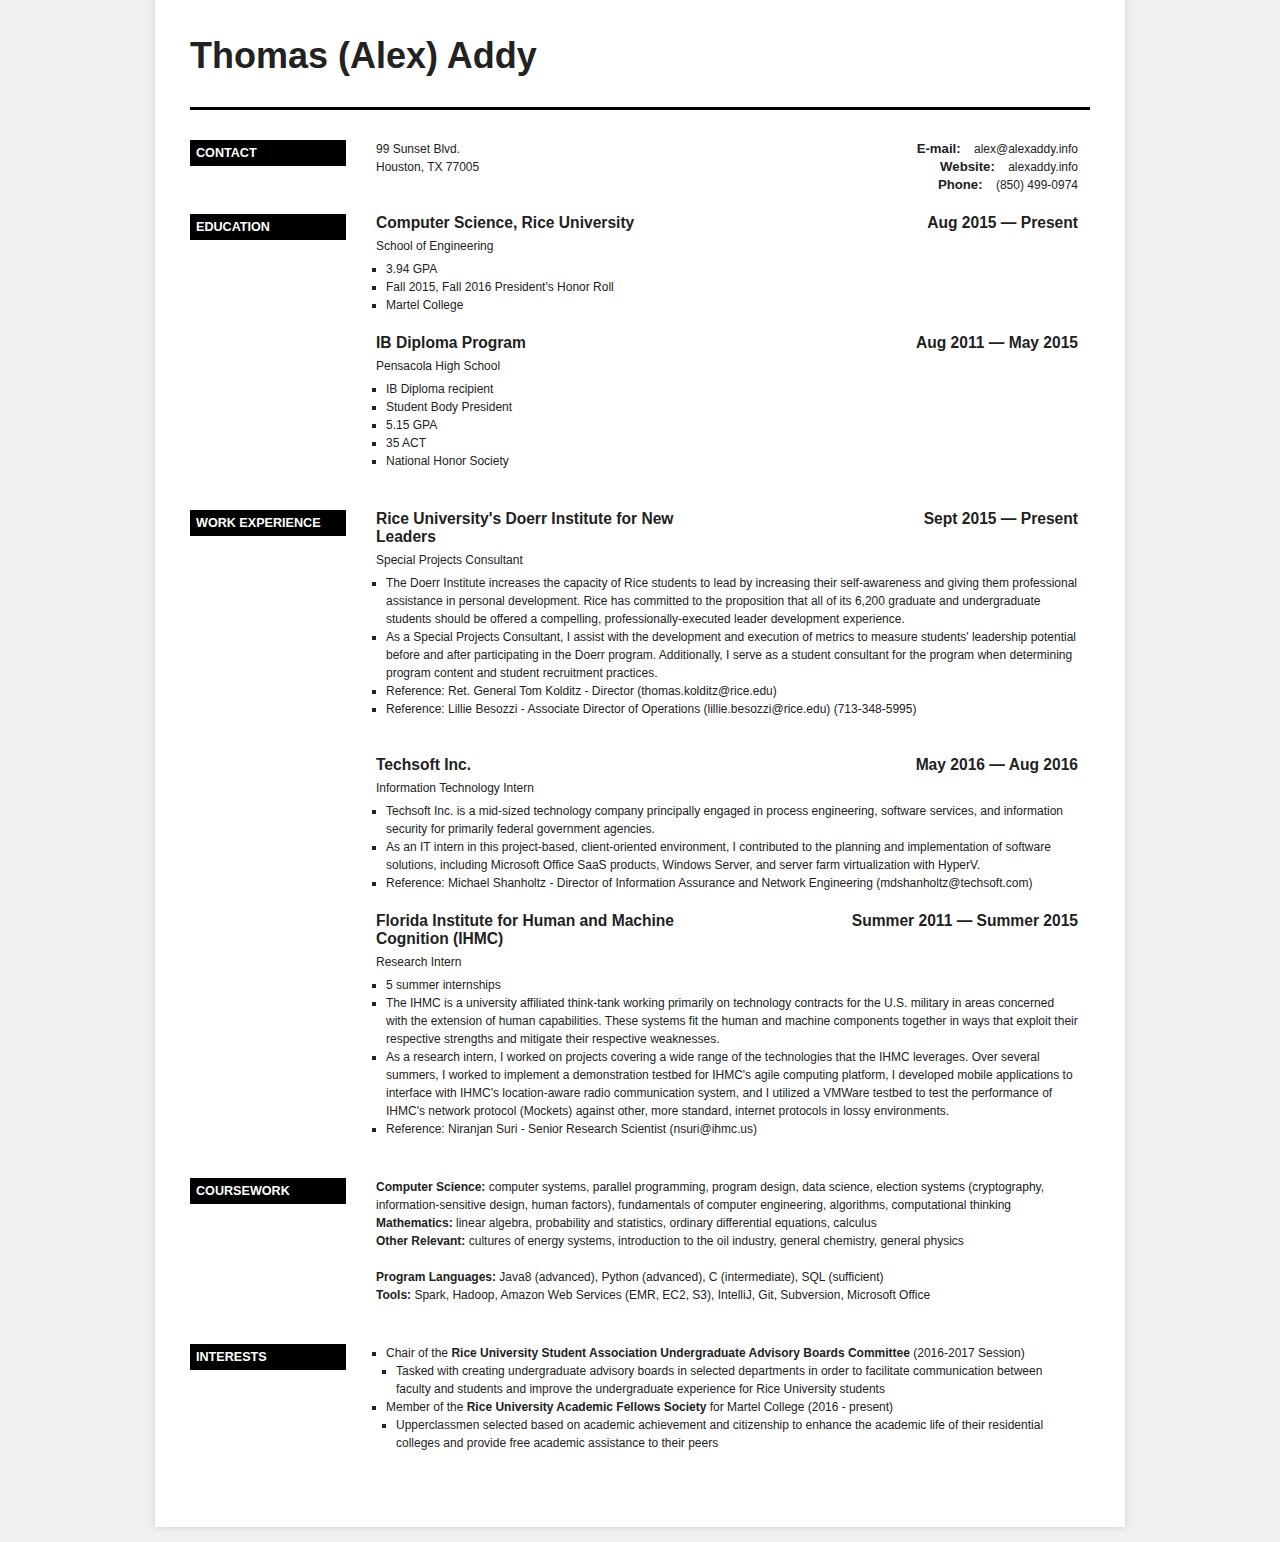
<file: index.html>
<!DOCTYPE html>
<html>
<head>
	<title>Alex Addy</title>
	<meta http-equiv="Content-Type" content="text/html; charset=utf-8" />
	<style type="text/css">
	
		body {
			background: #f0f0f0;
			margin: 0;
			padding: 0;
			
			font-family: 'Helvetica Neue', Helvetica, Arial;
			line-height: 18px;
			font-size: 12px;

			color: #222;
		}

		h1, h2, h3, h4 {
			margin: 0 0 15px 0;
			padding: 0;
		}
		h1 {
			font-size: 300%;
		}
		h2 {
			font-size: 210%;
		}
		h3 {
			font-size: 130%;
		}
		
		p {
			margin: 0 0 10px 0;
		}
		
		ul {
			margin: 0;
			padding: 0 0 0 10px;
			list-style-type: square;
		}
		a {
			color: #222;
		}
		/* ________________________________________________________ */
		
		.clear {
			clear: both;
		}

		#main {
			background: #fff;
			width: 900px;
			padding: 35px;
			margin: 0 auto 15px auto;
			overflow: hidden;
			
			box-shadow: 0 0 6px #ccc;
		}
		
		#title {
			line-height: 42px;
			border-bottom: 3px solid #000;
			padding-bottom: 30px;
			margin: 0px 0 30px 0;
			font-weight: bold;
		}
		
		#credit {
			margin-bottom: 20px;
			font-size: 11px;
			color: #999;
			text-align: center;
		}
			#credit a {
				color: #999;
			}
		
		p label {
			font-weight: bold;
			
			font-size: 110%;
			margin-right: 10px;
		}
			p label span.colon {
				display: inline;
			}

		
		.section {
			margin-bottom: 20px;
		}
		
		.item {
			margin: 0 0 20px 0;
		}

		/*  _____________________________ */
		.rtl {
			direction: rtl;
		}

		.photo .basic-info .set {
			float: none !important;
			width: auto !important;
		}
		.basic-info .address {
			width: 40%;
			float: left;
		}
		.basic-info .r {
			float: right;
			width: 58%;
			text-align: right;
		}
			.basic-info label {
				font-weight: bold;
			}
			.basic-info label, .basic-info span  {
				display: inline !important;
			}
		.basic-info p {
			margin: 0;
		}
		
		.section .title {
			background: #000;
			float: left;
			text-transform: uppercase;
			font-size: 105%;
			font-weight: bold;
			word-wrap: break-word;
			color: #fff;
			padding: 4px 6px;
			width: 16%;
			margin-right: 30px;
		}
		.section .set {
			float: left;
			width: 78%;
		}
			.section .set h3 {
				margin: 0;
			}
		.section span.value {
			display: block;
		}
		.section h3 span.l, .section span.r {
			width: 49%;
			float: left;
		}
			.section span.r {
				float: right;
				text-align: right;
			}
			.section-education .school,
			.section-work .job_title {
				font-size: 100%;
				display: block;
				margin: 5px 0 5px 0;
			}

		/* ___ photo ___ */
		#photo {
			width: 160px;
			height: 200px;
			overflow: hidden;
			float: left;
			margin-top: 8px;
			border-radius: 4px;
		}
		#photo img {
			width: 100%;
			height: auto;
		}
		.header.photo {
			margin-left: 190px;
		}
		.header.photo #title {
			text-align: left;
		}
		.header.photo .basic-info {
			float: none;
			padding: 0;
		}

		@media screen and (max-width: 950px) {
			body {
				background: #fff;
			}
			#main {
				box-shadow: none;
				padding: 0;
				padding: 5px;
			}
		}
	</style>
</head>
<body class="lang-en ">

<div id="main">
	
	<h1 id="title">Thomas (Alex) Addy</h1>
	<div class="basic-info section">
					<h2 class="title">Contact</h2>
				<div class="set">
		
							<p class="address">
					<span class="value">
						99 Sunset Blvd.<br />Houston, TX 77005					</span>
				</p>
						<div class="r">
									<p class="email"><label>E-mail<span class="colon">:</span></label> <span class="value">alex@alexaddy.info</span></p>
				
									<p class="website"><label>Website<span class="colon">:</span></label> <span class="value">alexaddy.info</span></p>
				
									<p class="phone"><label>Phone<span class="colon">:</span></label> <span class="value">(850) 499-0974</span></p>
							</div>
			<div class="clear"> </div>
		</div><!-- set //-->
		<div class="clear"> </div>
	</div><!-- basic-info //-->

	
		
			<div class="section section-education">
			<h2 class="title">Education</h2>
			<div class="set">
						<div class="item">
							<h3><span class="course l">Computer Science, Rice University</span>
						<span class="date r">Aug 2015 &mdash; Present</span>
							</h3>
							<div class="clear"> </div>
							<span class="school">School of Engineering</span><div class="info"><ul><li><span>3.94 GPA</span></li><li><span>Fall 2015, Fall 2016 President's Honor Roll</span></li><li><span>Martel College</span></li></ul></div><span class="clear"> </span>
						</div>
						
						<div class="item">
							<h3><span class="course l">IB Diploma Program</span>
						<span class="date r">Aug 2011 &mdash; May 2015</span>
							</h3>
							<div class="clear"> </div>
							<span class="school">Pensacola High School</span><div class="info"><ul><li><span>IB Diploma recipient</span></li><li><span>Student Body President</span></li><li><span>5.15 GPA</span></li><li><span>35 ACT</span></li><li><span>National Honor Society</span></li></ul></div><span class="clear"> </span>
						</div>
						</div>
			<div class="clear"> </div>
		</div>
			<div class="section section-work">
			<h2 class="title">Work experience</h2>
			<div class="set">
								<div class="item">
									<h3><span class="company l">Rice University's Doerr Institute for New Leaders</span>
							<span class="date r">Sept 2015 &mdash; Present</span>
								</h3>
								<div class="clear"> </div>
								<span class="job_title">Special Projects Consultant</span><div class="info"><div><ul><li><span>The Doerr Institute increases the capacity of Rice students to lead by increasing their self-awareness and giving them professional assistance in personal development. </span><span><span>Rice has committed to the proposition that all of its 6,200 graduate and undergraduate students should be offered a compelling, professionally-executed leader development experience.</span></span></li><li><span>As a Special Projects Consultant, I assist with the development and execution of metrics to measure students' leadership potential before and after participating in the Doerr program. Additionally, I serve as a student consultant for the program when determining program content and student recruitment practices.</span></li><li><span><span>Reference: Ret. General Tom Kolditz - Director (thomas.kolditz@rice.edu)</span></span></li><li><span><span>Reference: Lillie Besozzi - Associate Director of Operations (lillie.besozzi@rice.edu) (713-348-5995)</span></span></li></ul></div><div><br /></div></div><div class="clear"> </div>
								</div>
							
								<div class="item">
									<h3><span class="company l">Techsoft Inc.</span>
							<span class="date r">May 2016 &mdash; Aug 2016</span>
								</h3>
								<div class="clear"> </div>
								<span class="job_title">Information Technology Intern</span><div class="info"><ul><li><span>Techsoft Inc. is a mid-sized technology company principally engaged in process engineering, software services, and information security for primarily federal government agencies.</span></li><li><span>As an IT intern in this project-based, client-oriented environment, I contributed to the planning and implementation of software solutions, including Microsoft Office SaaS products, Windows Server, and server farm virtualization with HyperV.</span></li><li><span>Reference: Michael Shanholtz - Director of Information Assurance and Network Engineering (mdshanholtz@techsoft.com)</span></li></ul></div><div class="clear"> </div>
								</div>
							
								<div class="item">
									<h3><span class="company l">Florida Institute for Human and Machine Cognition (IHMC)</span>
							<span class="date r">Summer 2011 &mdash; Summer 2015</span>
								</h3>
								<div class="clear"> </div>
								<span class="job_title">Research Intern</span><div class="info"><ul><li><span>5 summer internships</span></li><li><span>The IHMC is a university affiliated think-tank working primarily on technology contracts for the U.S. military in areas concerned with the extension of human capabilities. </span><span><span>These systems fit the human and machine components together in ways that exploit their respective strengths and mitigate their respective weaknesses.</span></span></li><li><span>As a research intern, I worked on projects covering a wide range of the technologies that the IHMC leverages. Over several summers, I worked to implement a demonstration testbed for IHMC's agile computing platform, I developed mobile applications to interface with IHMC's location-aware radio communication system, and I utilized a VMWare testbed to test the performance of IHMC's network protocol (Mockets) against other, more standard, internet protocols in lossy environments.</span></li><li><span>Reference: Niranjan Suri - Senior Research Scientist (nsuri@ihmc.us)</span></li></ul></div><div class="clear"> </div>
								</div>
							</div>
			<div class="clear"> </div>
		</div>
			<div class="section section-1487883746759">
			<h2 class="title">Coursework</h2>
			<div class="set">
							<div class="item">
								<span class="info"><b>Computer Science: </b>computer systems, parallel programming, program design, data science, election systems (cryptography, information-sensitive design, human factors), fundamentals of computer engineering, algorithms, computational thinking<div><b>Mathematics: </b>linear algebra, probability and statistics, ordinary differential equations, calculus</div><div><b>Other Relevant: </b>cultures of energy systems, introduction to the oil industry, general chemistry, general physics</div><div><br /></div><div><b>Program Languages: </b>Java8 (advanced), Python (advanced), C (intermediate), SQL (sufficient)</div><div><b>Tools: </b>Spark, Hadoop, Amazon Web Services (EMR, EC2, S3), IntelliJ, Git, Subversion, Microsoft Office</div></span>
							</div>
						</div>
			<div class="clear"> </div>
		</div>
			<div class="section section-interests">
			<h2 class="title">Interests</h2>
			<div class="set">
							<div class="item">
								<span class="info"><ul><li><span>Chair of the </span><b>Rice University Student Association Undergraduate Advisory Boards </b><span style="font-weight:bold;">Committee </span><span>(2016-2017 Session)</span><ul><li><span>Tasked with </span>creating undergraduate advisory boards in selected departments in order to facilitate communication between faculty and students and improve the undergraduate experience for Rice University students</li></ul></li><li><span>Member of the <span style="font-weight:bold;">Rice University Academic Fellows Society</span> for Martel College (2016 - present)</span><ul><li><span>Upperclassmen selected based on academic achievement and citizenship to enhance the academic life of their </span><span>residential colleges and provide free academic assistance to their peers</span></li></ul></li></ul></span>
							</div>
						</div>
			<div class="clear"> </div>
		</div>
		
</div>	
</body>
</html>
</file>
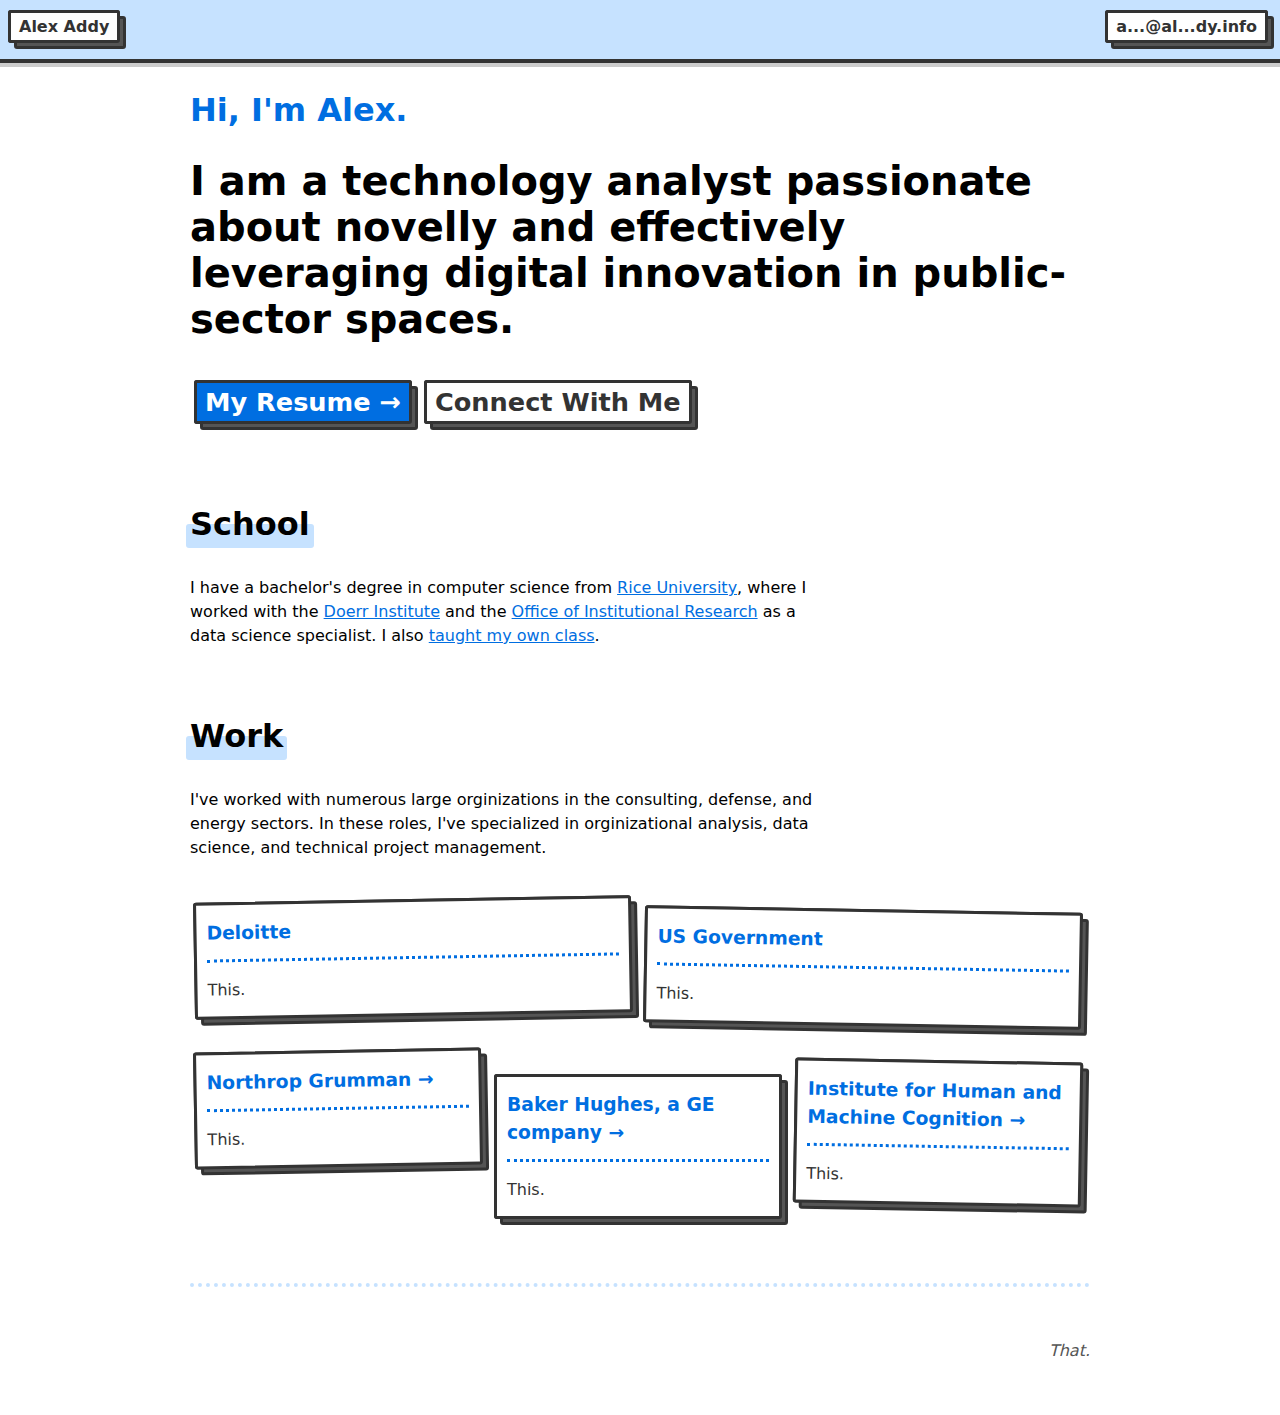
<file: new/index.html>
<!DOCTYPE html>
<html lang="en">

  <head>
    <meta charset="UTF-8">
    <meta name="viewport" content="width=device-width, initial-scale=1.0">
    <meta http-equiv="X-UA-Compatible" content="ie=edge">
    <title>Alex Addy</title>
    <link rel="stylesheet" href="css/main.css">
    <link rel="stylesheet" href="css/index.css">

  </head>

  <body>
    <header>
      <div class="logo">
          <a class="button">Alex Addy</a>
      </div>
      <nav>
          <a class="button" href="https://mailhide.io/e/r9do4" target="_blank">
             a...@al...dy.info
          </a>
      </nav>
    </header>

    <section class="hero">
      <div class="textOverlay">
        <h1 class="pretag">
          Hi, I'm Alex.
        </h1>
        <div class="tagline">
          I am a technology analyst passionate about novelly and effectively leveraging digital innovation in public-sector spaces.
        </div>
        <div class="ctaButtons">
          <a href="resume.pdf" class="button active startButton">My Resume&nbsp;→</a>
          <a href="https://www.linkedin.com/in/alex-addy-a6187111a/" class="button">Connect With Me</a>
        </div>
      </div>
    </section>

    <section>
      <div class="textOverlay">
        <h2>School</h2>
        <p>
          I have a bachelor's degree in computer science from <a href="www.rice.edu">Rice University</a>, where I worked with the <a href="http://doerr.rice.edu">Doerr Institute</a> and the <a href="http://oir.rice.edu">Office of Institutional Research</a> as a data science specialist. I also <a href="https://courses.rice.edu/courses/!SWKSCAT.cat?p_action=COURSE&p_term=201820&p_crn=25259">taught my own class</a>.
        </p>
      </div>
    </section>

    <section>
      <div class="textOverlay">
        <h2>Work</h2>
        <p>
          I've worked with numerous large orginizations in the consulting, defense, and energy sectors. In these roles, I've specialized in orginizational analysis, data science, and technical project management.
        </p>
        <br>
        <div class="triple">
          <a class="item button" href="http://deloitte.com">
            <h3>Deloitte</h3>
            <p>
              This.
            </p>
          </a>
          <div class="item fixed button">
            <h3>US Government</h3>
            <p>
              This.
            </p>
          </div>
        </div>
        <div class="triple">
          <a class="item button" href="http://northropgrumman.com">
            <h3>Northrop Grumman&nbsp;→</h3>
            <p>
              This.
            </p>
          </a>
          <a class="item button" href="http://bhge.com">
            <h3>Baker Hughes, a GE company&nbsp;→</h3>
            <p>
              This.
            </p>
          </a>
          <a class="item button" href="http://ihmc.us">
            <h3>Institute for Human and Machine Cognition&nbsp;→</h3>
            <p>
              This.
            </p>
          </a>
        </div>
      </div>
    </section>

    <hr/>

    <footer>
      <div class="textOverlay">
        <p>
          That.
        </p>
      </div>
    </footer>
  </body>

</html>
</file>
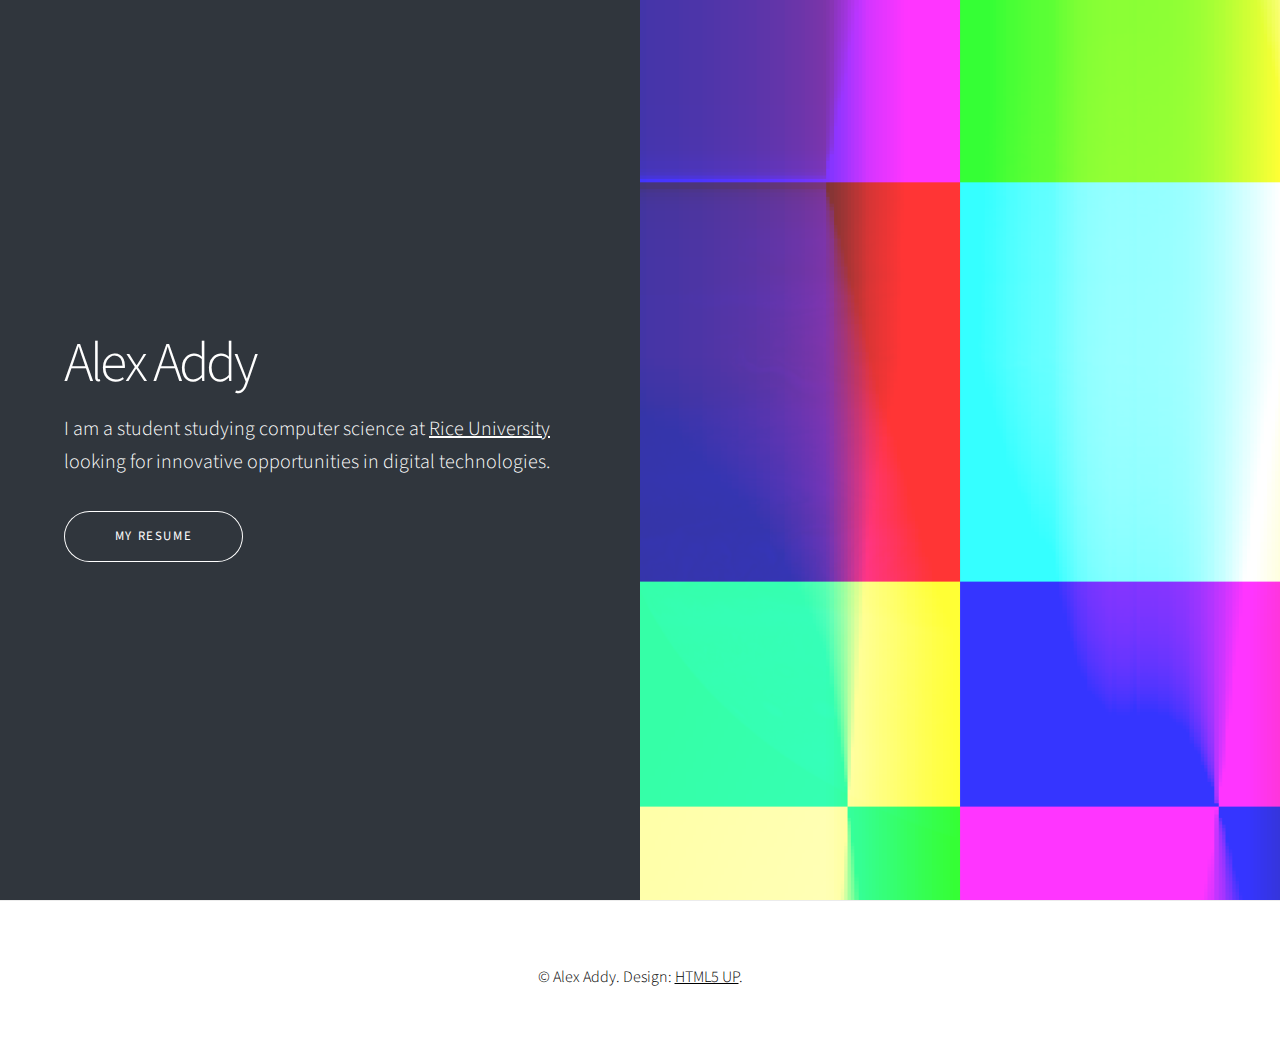
<file: old/index.html>
<!DOCTYPE HTML>
<!--
	Story by HTML5 UP
	html5up.net | @ajlkn
	Free for personal and commercial use under the CCA 3.0 license (html5up.net/license)
-->
<html>
	<head>
		<title>Alex Addy</title>
		<meta charset="utf-8" />
		<meta name="viewport" content="width=device-width, initial-scale=1" />
		<link rel="stylesheet" href="assets/css/main.css" />
	</head>
	<body>

		<!-- Wrapper -->
			<div id="wrapper" class="divided">

				<!-- One -->
					<section class="banner style1 invert color1 orient-left content-align-left image-position-center fullscreen onload-image-fade-in onload-content-fade-right">
						<div class="content">
							<h1>Alex Addy</h1>
							<p class="major">I am a student studying computer science at <a href="http://rice.edu">Rice University</a> looking for innovative opportunities in digital technologies.</p>
							<ul class="actions vertical">
								<li><a href="https://alexaddy.info/resume.pdf" class="button big wide smooth-scroll-middle">My resume</a></li>
							</ul>
						</div>
						<div class="image">
							<img src="5.png" alt="" />
						</div>
					</section>

				<!-- Footer -->
					<footer class="wrapper style1 align-center">
						<div class="inner">
							<p>&copy; Alex Addy. Design: <a href="https://html5up.net">HTML5 UP</a>.</p>
						</div>
					</footer>

			</div>

		<!-- Scripts -->
			<script src="assets/js/jquery.min.js"></script>
			<script src="assets/js/jquery.scrollex.min.js"></script>
			<script src="assets/js/jquery.scrolly.min.js"></script>
			<script src="assets/js/skel.min.js"></script>
			<script src="assets/js/util.js"></script>
			<script src="assets/js/main.js"></script>

	</body>
</html>
</file>
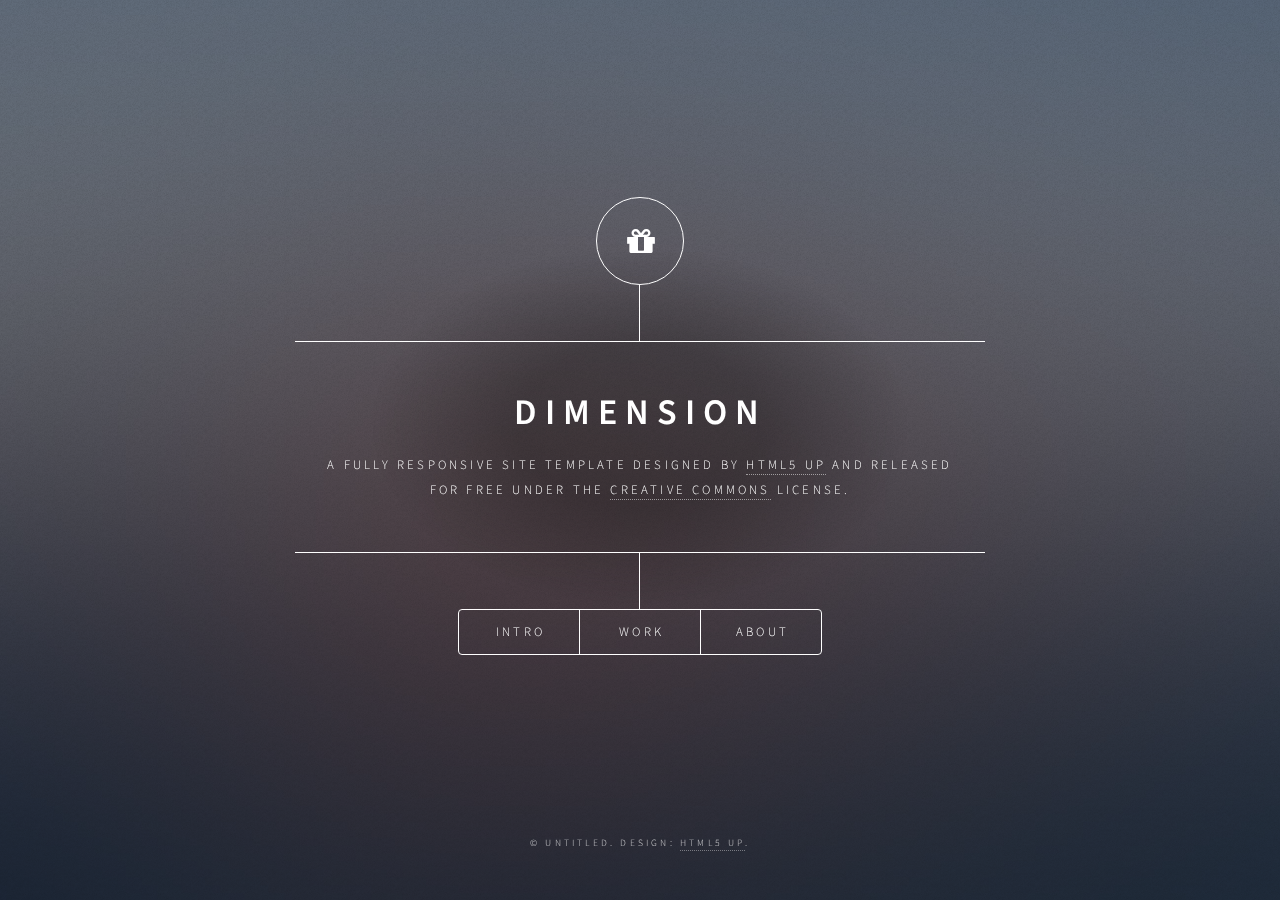
<file: resumepage/html5up-dimension/index.html>
<!DOCTYPE HTML>
<!--
	Dimension by HTML5 UP
	html5up.net | @ajlkn
	Free for personal and commercial use under the CCA 3.0 license (html5up.net/license)
-->
<html>
	<head>
		<!--
		
		Title of the website

		-->
		<title>Dimension by HTML5 UP</title>
		<meta charset="utf-8" />
		<meta name="viewport" content="width=device-width, initial-scale=1, user-scalable=no" />
		<link rel="stylesheet" href="assets/css/main.css" />
		<!--[if lte IE 9]><link rel="stylesheet" href="assets/css/ie9.css" /><![endif]-->
		<noscript><link rel="stylesheet" href="assets/css/noscript.css" /></noscript>
	</head>
	<body>

		<!-- Wrapper -->
			<div id="wrapper">

				<!-- Header -->
					<header id="header">
						<div class="logo">
							<!--
							Change the "fa-diamond" to the icon you want.
							-->
							<span class="icon fa-gift"></span>
						</div>
						<div class="content">
							<div class="inner">
								<!--
								The big title.
								-->
								<h1>Dimension</h1>

								<!--
								The line under the title.
								-->
								<p>A fully responsive site template designed by <a href="https://html5up.net">HTML5 UP</a> and released<br />
								for free under the <a href="https://html5up.net/license">Creative Commons</a> license.</p>
							</div>
						</div>
						<nav>
							<ul>
							<!--
								Three buttons - name them whatever, add more if you want them.
							-->
								<li><a href="#intro">Intro</a></li>
								<li><a href="#work">Work</a></li>
								<li><a href="#about">About</a></li>
							</ul>
						</nav>
					</header>

				<!-- Main -->
					<div id="main">

						<!-- Intro -->
							<article id="intro">
								<h2 class="major">Intro</h2>
								<span class="image main"><img src="images/pic01.jpg" alt="" /></span>
								<p>Aenean ornare velit lacus, ac varius enim ullamcorper eu. Proin aliquam facilisis ante interdum congue. Integer mollis, nisl amet convallis, porttitor magna ullamcorper, amet egestas mauris. Ut magna finibus nisi nec lacinia. Nam maximus erat id euismod egestas. By the way, check out my <a href="#work">awesome work</a>.</p>
								<p>Lorem ipsum dolor sit amet, consectetur adipiscing elit. Duis dapibus rutrum facilisis. Class aptent taciti sociosqu ad litora torquent per conubia nostra, per inceptos himenaeos. Etiam tristique libero eu nibh porttitor fermentum. Nullam venenatis erat id vehicula viverra. Nunc ultrices eros ut ultricies condimentum. Mauris risus lacus, blandit sit amet venenatis non, bibendum vitae dolor. Nunc lorem mauris, fringilla in aliquam at, euismod in lectus. Pellentesque habitant morbi tristique senectus et netus et malesuada fames ac turpis egestas. In non lorem sit amet elit placerat maximus. Pellentesque aliquam maximus risus, vel sed vehicula.</p>
							</article>

						<!-- Work -->
							<article id="work">
								<h2 class="major">Work</h2>
								<span class="image main"><img src="images/pic02.jpg" alt="" /></span>
								<p>Adipiscing magna sed dolor elit. Praesent eleifend dignissim arcu, at eleifend sapien imperdiet ac. Aliquam erat volutpat. Praesent urna nisi, fringila lorem et vehicula lacinia quam. Integer sollicitudin mauris nec lorem luctus ultrices.</p>
								<p>Nullam et orci eu lorem consequat tincidunt vivamus et sagittis libero. Mauris aliquet magna magna sed nunc rhoncus pharetra. Pellentesque condimentum sem. In efficitur ligula tate urna. Maecenas laoreet massa vel lacinia pellentesque lorem ipsum dolor. Nullam et orci eu lorem consequat tincidunt. Vivamus et sagittis libero. Mauris aliquet magna magna sed nunc rhoncus amet feugiat tempus.</p>
							</article>

						<!-- About -->
							<article id="about">
								<h2 class="major">About</h2>
								<span class="image main"><img src="images/pic03.jpg" alt="" /></span>
								<p>Lorem ipsum dolor sit amet, consectetur et adipiscing elit. Praesent eleifend dignissim arcu, at eleifend sapien imperdiet ac. Aliquam erat volutpat. Praesent urna nisi, fringila lorem et vehicula lacinia quam. Integer sollicitudin mauris nec lorem luctus ultrices. Aliquam libero et malesuada fames ac ante ipsum primis in faucibus. Cras viverra ligula sit amet ex mollis mattis lorem ipsum dolor sit amet.</p>
							</article>



					</div>

				<!-- Footer -->
					<footer id="footer">
						<p class="copyright">&copy; Untitled. Design: <a href="https://html5up.net">HTML5 UP</a>.</p>
					</footer>

			</div>

		<!-- BG -->
			<div id="bg"></div>

		<!-- Scripts -->
			<script src="assets/js/jquery.min.js"></script>
			<script src="assets/js/skel.min.js"></script>
			<script src="assets/js/util.js"></script>
			<script src="assets/js/main.js"></script>

	</body>
</html>
</file>
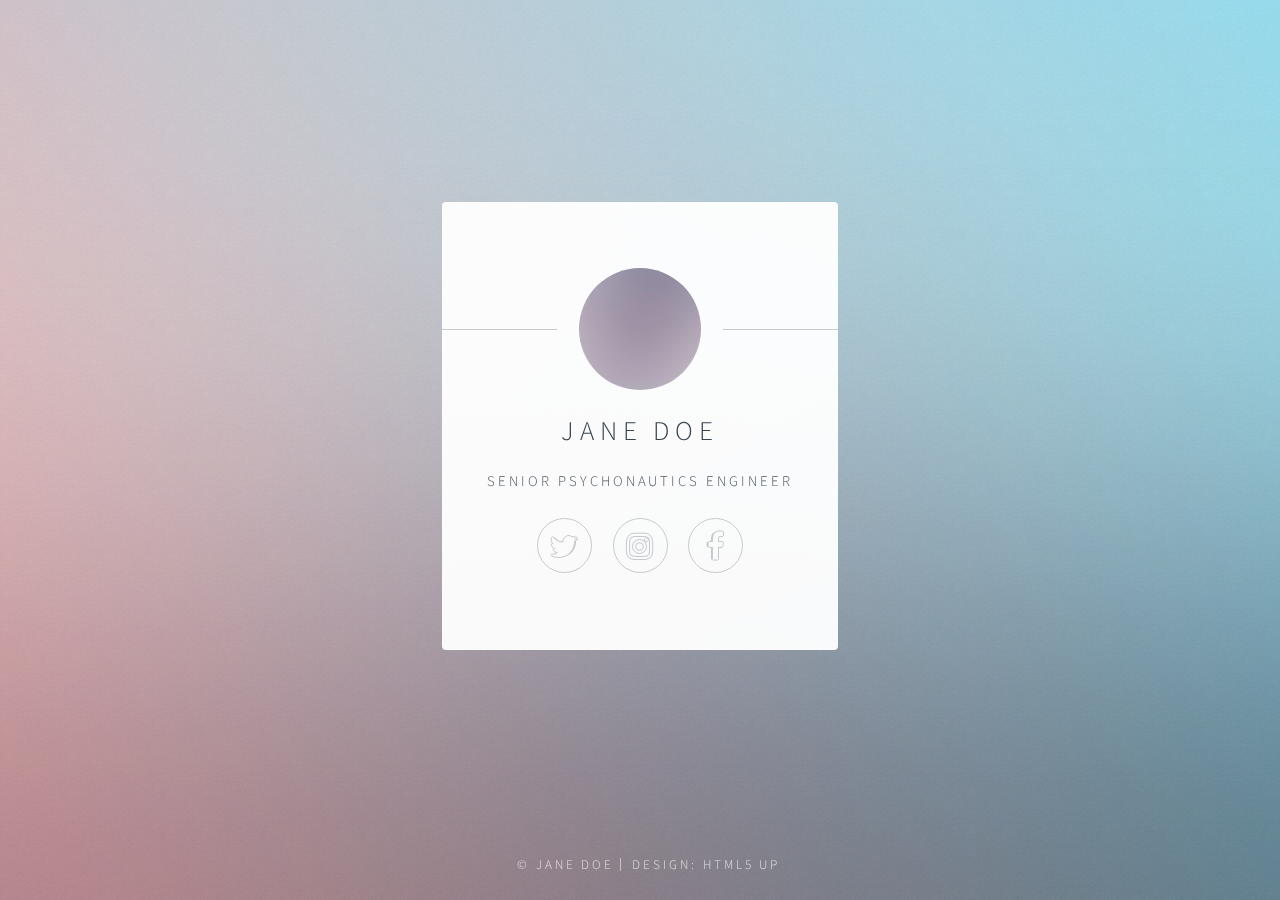
<file: resumepage/html5up-identity/index.html>
<!DOCTYPE HTML>
<!--
	Identity by HTML5 UP
	html5up.net | @ajlkn
	Free for personal and commercial use under the CCA 3.0 license (html5up.net/license)
-->
<html>
	<head>
	<!--
		Page title
	-->
		<title>Identity by HTML5 UP</title>
		<meta charset="utf-8" />
		<meta name="viewport" content="width=device-width, initial-scale=1" />
		<!--[if lte IE 8]><script src="assets/js/html5shiv.js"></script><![endif]-->
		<link rel="stylesheet" href="assets/css/main.css" />
		<!--[if lte IE 9]><link rel="stylesheet" href="assets/css/ie9.css" /><![endif]-->
		<!--[if lte IE 8]><link rel="stylesheet" href="assets/css/ie8.css" /><![endif]-->
		<noscript><link rel="stylesheet" href="assets/css/noscript.css" /></noscript>
	</head>
	<body class="is-loading">

		<!-- Wrapper -->
			<div id="wrapper">

				<!-- Main -->
					<section id="main">
						<header>
							<span class="avatar"><img src="images/avatar.jpg" alt="" /></span>
							<h1>Jane Doe</h1>
							<p>Senior Psychonautics Engineer</p>
						</header>
						
						<footer>
							<ul class="icons">
								<li><a href="#" class="fa-twitter">Twitter</a></li>
								<li><a href="#" class="fa-instagram">Instagram</a></li>
								<li><a href="#" class="fa-facebook">Facebook</a></li>
							</ul>
						</footer>
					</section>

				<!-- Footer -->
					<footer id="footer">
						<ul class="copyright">
							<li>&copy; Jane Doe</li><li>Design: <a href="http://html5up.net">HTML5 UP</a></li>
						</ul>
					</footer>

			</div>

		<!-- Scripts -->
			<!--[if lte IE 8]><script src="assets/js/respond.min.js"></script><![endif]-->
			<script>
				if ('addEventListener' in window) {
					window.addEventListener('load', function() { document.body.className = document.body.className.replace(/\bis-loading\b/, ''); });
					document.body.className += (navigator.userAgent.match(/(MSIE|rv:11\.0)/) ? ' is-ie' : '');
				}
			</script>

	</body>
</html>
</file>
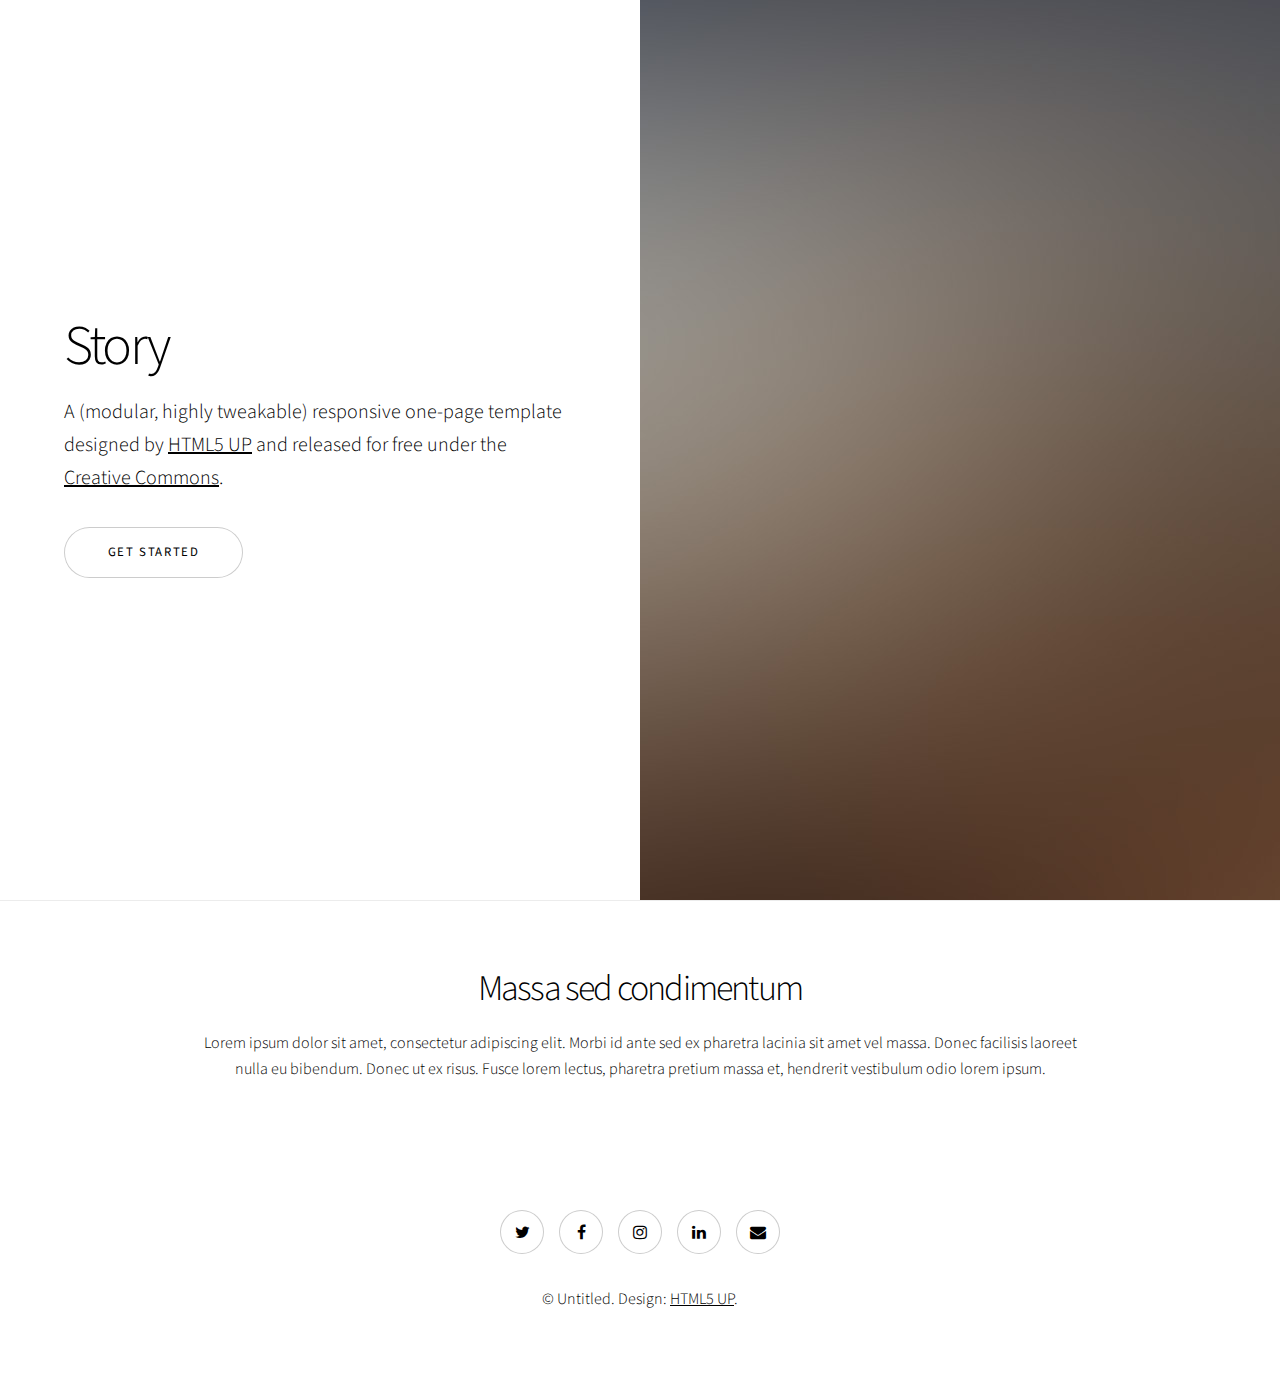
<file: resumepage/html5up-story/index.html>
<!DOCTYPE HTML>
<!--
	Story by HTML5 UP
	html5up.net | @ajlkn
	Free for personal and commercial use under the CCA 3.0 license (html5up.net/license)
-->
<html>
	<head>
		<!--

		Title of the website.

		-->
		<title>Story by HTML5 UP</title>
		<meta charset="utf-8" />
		<meta name="viewport" content="width=device-width, initial-scale=1" />
		<link rel="stylesheet" href="assets/css/main.css" />
	</head>
	<body>

		<!-- Wrapper -->
			<div id="wrapper" class="divided">

				<!-- One -->
					<!-- Change these to change the look! See the demo page.. -->
					<section class="banner style1 orient-left content-align-left image-position-right fullscreen onload-image-fade-in onload-content-fade-right">
						<div class="content">
							<!--
							Big header
							-->
							<h1>Story</h1>

							<!-- Text underneath the header. -->
							<p class="major">A (modular, highly tweakable) responsive one-page template designed by <a href="https://html5up.net">HTML5 UP</a> and released for free under the <a href="https://html5up.net/license">Creative Commons</a>.</p>
							<ul class="actions vertical">
								<li><a href="#first" class="button big wide smooth-scroll-middle">Get Started</a></li>
							</ul>
						</div>
						<div class="image">
							<img src="images/banner.jpg" alt="" />
						</div>
					</section>

				<!-- Text Section -->
					<section class="wrapper style1 align-center">
						<div class="inner">
							<h2>Massa sed condimentum</h2>
							<p>Lorem ipsum dolor sit amet, consectetur adipiscing elit. Morbi id ante sed ex pharetra lacinia sit amet vel massa. Donec facilisis laoreet nulla eu bibendum. Donec ut ex risus. Fusce lorem lectus, pharetra pretium massa et, hendrerit vestibulum odio lorem ipsum.</p>
						</div>

				<!-- Footer -->
					<footer class="wrapper style1 align-center">
						<div class="inner">
							<ul class="icons">
								<li><a href="#" class="icon style2 fa-twitter"><span class="label">Twitter</span></a></li>
								<li><a href="#" class="icon style2 fa-facebook"><span class="label">Facebook</span></a></li>
								<li><a href="#" class="icon style2 fa-instagram"><span class="label">Instagram</span></a></li>
								<li><a href="#" class="icon style2 fa-linkedin"><span class="label">LinkedIn</span></a></li>
								<li><a href="#" class="icon style2 fa-envelope"><span class="label">Email</span></a></li>
							</ul>
							<p>&copy; Untitled. Design: <a href="https://html5up.net">HTML5 UP</a>.</p>
						</div>
					</footer>

			</div>

		<!-- Scripts -->
			<script src="assets/js/jquery.min.js"></script>
			<script src="assets/js/jquery.scrollex.min.js"></script>
			<script src="assets/js/jquery.scrolly.min.js"></script>
			<script src="assets/js/skel.min.js"></script>
			<script src="assets/js/util.js"></script>
			<script src="assets/js/main.js"></script>

	</body>
</html>
</file>
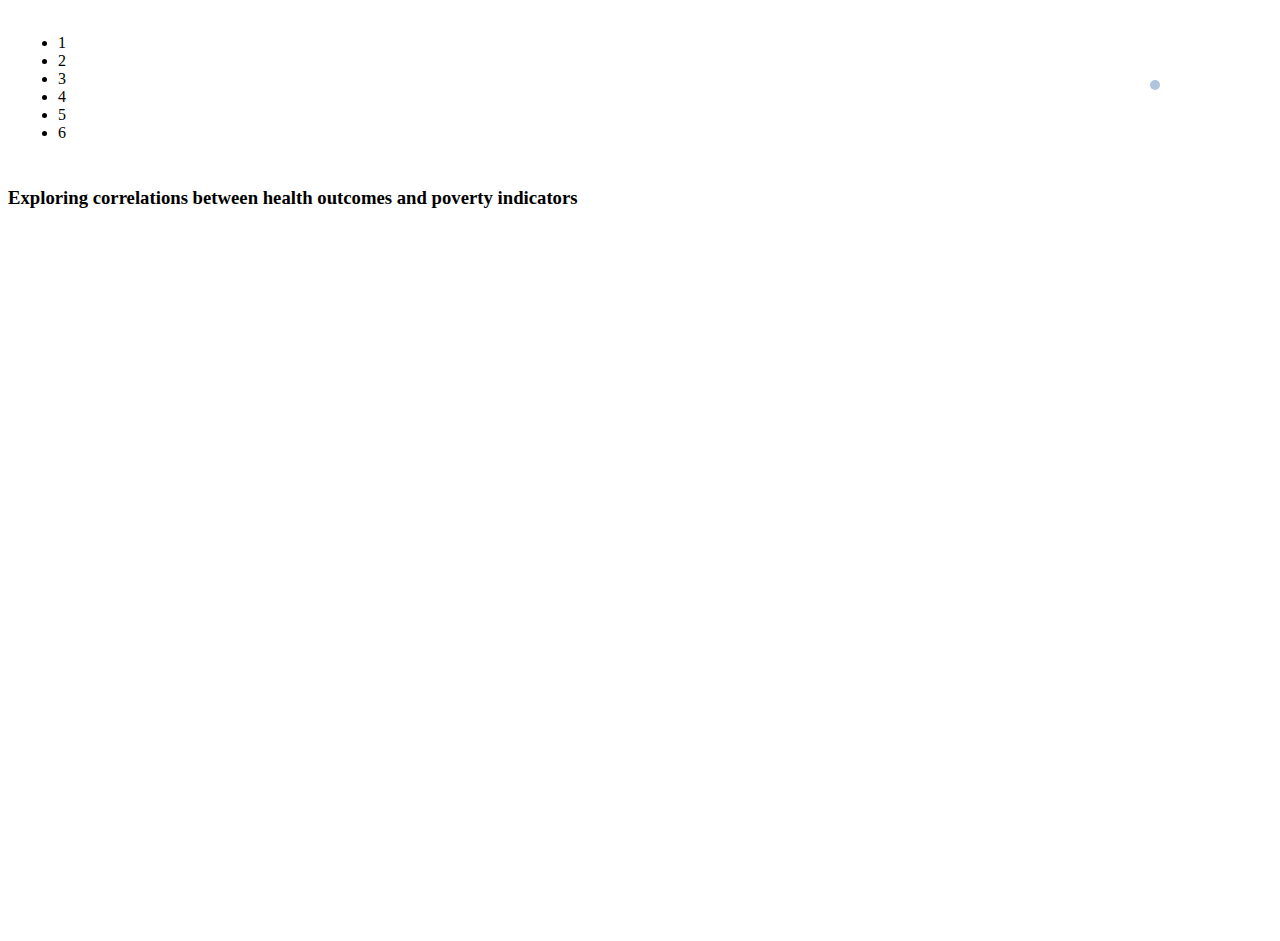
<file: health.html>
<!doctype html>
<html lang="en">
	<head>
		<!-- Required meta tags -->
		<meta charset="utf-8">
		<meta name="viewport" content="width=device-width, initial-scale=1">

		<!-- Bootstrap CSS -->
		<link href="https://cdn.jsdelivr.net/npm/bootstrap@5.0.2/dist/css/bootstrap.min.css" rel="stylesheet" integrity="sha384-EVSTQN3/azprG1Anm3QDgpJLIm9Nao0Yz1ztcQTwFspd3yD65VohhpuuCOmLASjC" crossorigin="anonymous">

		<title>Exploring correlations between health outcomes and poverty indicators</title>
	</head>
	<body onload="init()">
		<script src="https://cdn.jsdelivr.net/npm/bootstrap@5.0.2/dist/js/bootstrap.bundle.min.js" integrity="sha384-MrcW6ZMFYlzcLA8Nl+NtUVF0sA7MsXsP1UyJoMp4YLEuNSfAP+JcXn/tWtIaxVXM" crossorigin="anonymous"></script>
		<script src="http://d3js.org/d3.v5.min.js"></script>

		<!-- Page bar -->
		<nav style="padding: 10px;">
			<ul class="pagination">
				<li class="page-item"><a class="page-link" onclick="init()">1</a></li>
				<li class="page-item"><a class="page-link" onclick="two()">2</a></li>
				<li class="page-item"><a class="page-link" onclick="three()">3</a></li>
				<li class="page-item"><a class="page-link" onclick="four()">4</a></li>
				<li class="page-item"><a class="page-link" onclick="five()">5</a></li>
				<li class="page-item"><a class="page-link" onclick="six()">6</a></li>
			</ul>
		</nav>

		<h3>Exploring correlations between health outcomes and poverty indicators</h3>
		<svg class="chart" width=1100 height=700></svg>
		<div id="tooltip" style="opacity: 0; position: absolute; background: lightsteelblue; padding: 5px;border-radius: 8px;"></div>
		<div id="textbox" style="position: absolute; background: lightsteelblue; padding: 5px;border-radius: 8px; top: 30px; left: 1100px; margin: 50px;"></div>
		<div id="legend" style="opacity: 0; position: absolute; background: lightsteelblue; padding: 5px;border-radius: 8px; top: 180px; left: 130px;"></div>

		<script type="text/javascript">
		var plot1Width = 1000;
		var plot1Height = 600;
		var wspMargin = 30;
		var yAxisMargin = 40;

		async function init() {
			const health = await d3.csv("https://alexaddy.info/health.csv");
			d3.select(".chart").html("");

			// Scale functions
			var plot1X = d3.scaleLinear().domain([15, 33]).range([0, plot1Width]);
			var plot1Y = d3.scaleLinear().domain([20, 40]).range([plot1Height, 0]);


			// Vertical axis
			d3.select(".chart").append("g")
			.attr("transform", "translate(" + (wspMargin + yAxisMargin) + "," + wspMargin + ")")
			.call(d3.axisLeft(plot1Y));

			d3.select(".chart").append("text")
			.attr("transform", "translate(" + wspMargin + "," + (plot1Height + wspMargin)/2 + ") rotate(-90)")
      		.style("text-anchor", "middle")
      		.text("Obesity [% of adults aged >= 18 years]");


			// Horizontal axis
			d3.select(".chart").append("g")
			.attr("transform", "translate(" + (wspMargin + yAxisMargin) + "," + (plot1Height + wspMargin) + ")")
			.call(d3.axisBottom(plot1X));

			d3.select(".chart").append("text")
			.attr("transform", "translate(" + ((plot1Width + wspMargin + yAxisMargin)/2) + "," + (plot1Height + wspMargin + 40) + ")")
      		.style("text-anchor", "middle")
      		.text("No leisure-time physical activity [% of adults aged >= 18 indicating]");


      		// Plot 1 Data
      		var tooltip = d3.select("#tooltip");
			d3.select(".chart").append("g").attr("transform", "translate(" + (wspMargin + yAxisMargin) + "," + wspMargin + ")")
			.selectAll("circle")
			.data(health).enter().append("circle")
			.attr("r", 5)
			.attr("fill", "black")
			.attr("cx", function(d) {
				return plot1X(d.Leisure);
			})
			.attr("cy", function(d) {
				return plot1Y(d.Obesity);
			})
			.on("mouseover", function(d) {
				tooltip.transition().duration(400).style("opacity", 1);
				tooltip.style("top", (d3.event.pageY + 15) +"px")
				.style("left", (d3.event.pageX + 15) +"px")
				.html("<b>" + d.LocationDesc + " (" + d.Region + ")</b></br>Obesity: " + d.Obesity + "%</br>No Leisure Time: " + d.Leisure + "%</br>Poverty: " + d.Poverty + "%");
			})
			.on("mouseout", function(d) {
				tooltip.transition().duration(400).style("opacity", 0);
			});

			d3.select(".chart").selectAll("circle")
			.filter(function(d) {return d.LocationAbbr == "ND"})
			.each(function (d, i) {
				d3.select("#tooltip").transition().duration(1000).style("opacity", 1);
				d3.select("#tooltip").style("top", "320px")
				.style("left", "500px")
				.html("<b>" + d.LocationDesc + " (" + d.Region + ")</b></br>Obesity: " + d.Obesity + "%</br>No Leisure Time: " + d.Leisure + "%</br>Poverty: " + d.Poverty + "%");
				d3.select("#tooltip").transition().delay(1000).duration(1000).style("opacity", 0);
				d3.select("#tooltip").transition().delay(2000).duration(1000).style("opacity", 1);
				d3.select("#tooltip").transition().delay(3000).duration(1000).style("opacity", 0);
			});


			d3.select("#textbox").html("<b>1.</b> This plot of data from the CDC's U.S. Chronic Disease Indicators compares the rates of obesity to the number of survey respondants that indicated that they do not have any leisure-time physical activity for each state in the continental United States, including the District of Columbia.");
		}

		function two() {
			d3.select(".chart").append("line")
			.style("opacity", 0)
			.style("stroke", "black")
			.style("stroke-dasharray", "3, 3")
			.attr("x1", 200).attr("y1", 500)
			.attr("x2", 1000).attr("y2", 100)
			.transition().duration(400).style("opacity", 1);

			d3.select(".chart").selectAll("circle").attr("fill", "black")
			.filter(function(d) {return d.LocationAbbr == "ND" ||  d.LocationAbbr == "NJ"})
			.transition().duration(400)
			.attr("fill", "blue");

			d3.select("#textbox").html("<b>2.</b> A cursory visual inspection suggests a positive correlation between lack of leisure-time physical activity and rates of obesity, but the correlation appears to be weak. There are examples of states with larger obese populations and more leisure-time activity, such as North Dakoda, as well as states with relatively low levels of obesity but also low levels of activity, such as New Jersey, shown here in blue.");
		}

		function three() {
			d3.selectAll("line").transition().duration(400).style("opacity", 0).remove();
			var color = d3.scaleOrdinal(d3.schemeCategory10);
			d3.select(".chart").selectAll("circle").transition().duration(800)
			.attr("fill", function(d) {
				switch (d.Region) {
					case 'West': return color(0);
					case 'South': return color(1);
					case 'Northeast': return color(2);
					case 'Midwest': return color(3);
					default: return 'blue';
				}
			});

			d3.select("#legend").html("<svg width=\"20\" height=\"20\"><rect width=\"20\" height=\"20\" style=\"fill:" + color(0) + ";stroke-width:3 stroke:rgb(0,0,0)\"/></svg> West</br><svg width=\"20\" height=\"20\"><rect width=\"20\" height=\"20\" style=\"fill:" + color(1) + ";stroke-width:3 stroke:rgb(0,0,0)\"/></svg> South</br><svg width=\"20\" height=\"20\"><rect width=\"20\" height=\"20\" style=\"fill:" + color(2) + ";stroke-width:3 stroke:rgb(0,0,0)\"/></svg> Northeast</br><svg width=\"20\" height=\"20\"><rect width=\"20\" height=\"20\" style=\"fill:" + color(3) + ";stroke-width:3 stroke:rgb(0,0,0)\"/></svg> Midwest").transition().duration(400).style("opacity", 1);
			
			d3.select("#textbox").html("<b>3.</b> To find a stronger correlation, we update the states with color corresponding to their U.S. Census Bureau region.");
		}

		function four() {
			d3.selectAll("circle").filter(function(d) {
				return d.Obesity < 33;
			})
			.transition().duration(400)
			.attr("fill", "black");

			d3.select("#textbox").html("<b>4.</b> When we filter for states that have an obesity rate higher than 33% of adults, it becomes evident that higher obesity rates are found in the midwest and south. States in the south are exclusively the most extreme combination of high obesity rates and low levels of leisure-time physical activity. What is not evident, though, is why there is such a large range of physical activity among these high-obesity rates.");
		}

		function five() {
			var rScale = d3.scaleLinear().domain([7, 20]).range([3, 30]);
			var color = d3.scaleOrdinal(d3.schemeCategory10);

			d3.select(".chart").selectAll("circle").transition().duration(800)
			.attr("r", function(d) {
				return rScale(d.Poverty)**1.1;
			})
			.attr("fill", function(d) {
				switch (d.Region) {
					case 'West': return color(0);
					case 'South': return color(1);
					case 'Northeast': return color(2);
					case 'Midwest': return color(3);
					default: return 'blue';
				}
			});
			
			d3.select(".chart").selectAll("circle").attr("opacity", 0.6);

			d3.select("#textbox").html("<b>5.</b> We further enrich the data with the poverty rates for each of the states. Here, the size of the states' circles correspond to the percent of the population living below the federal poverty line.");
		}

		function six() {
			d3.selectAll("circle").filter(function(d) {
				return d.Poverty <= 14.1;
			})
			.transition().duration(400)
			.attr("fill", "black");

			d3.select("#textbox").html("<b>6.</b> When we filter for the states that have a poverty rate above 14%, a pattern becomes clear. States with the highest poverty rates are also the states with the least amount of leisure-time physical activity and the highest obesity rates. Additionally, all but one of these states are located in the south. With this insight, we can conclude that poverty is a correlate of high rates of obesity.");
		}

		</script>
	</body>
</html>
</file>
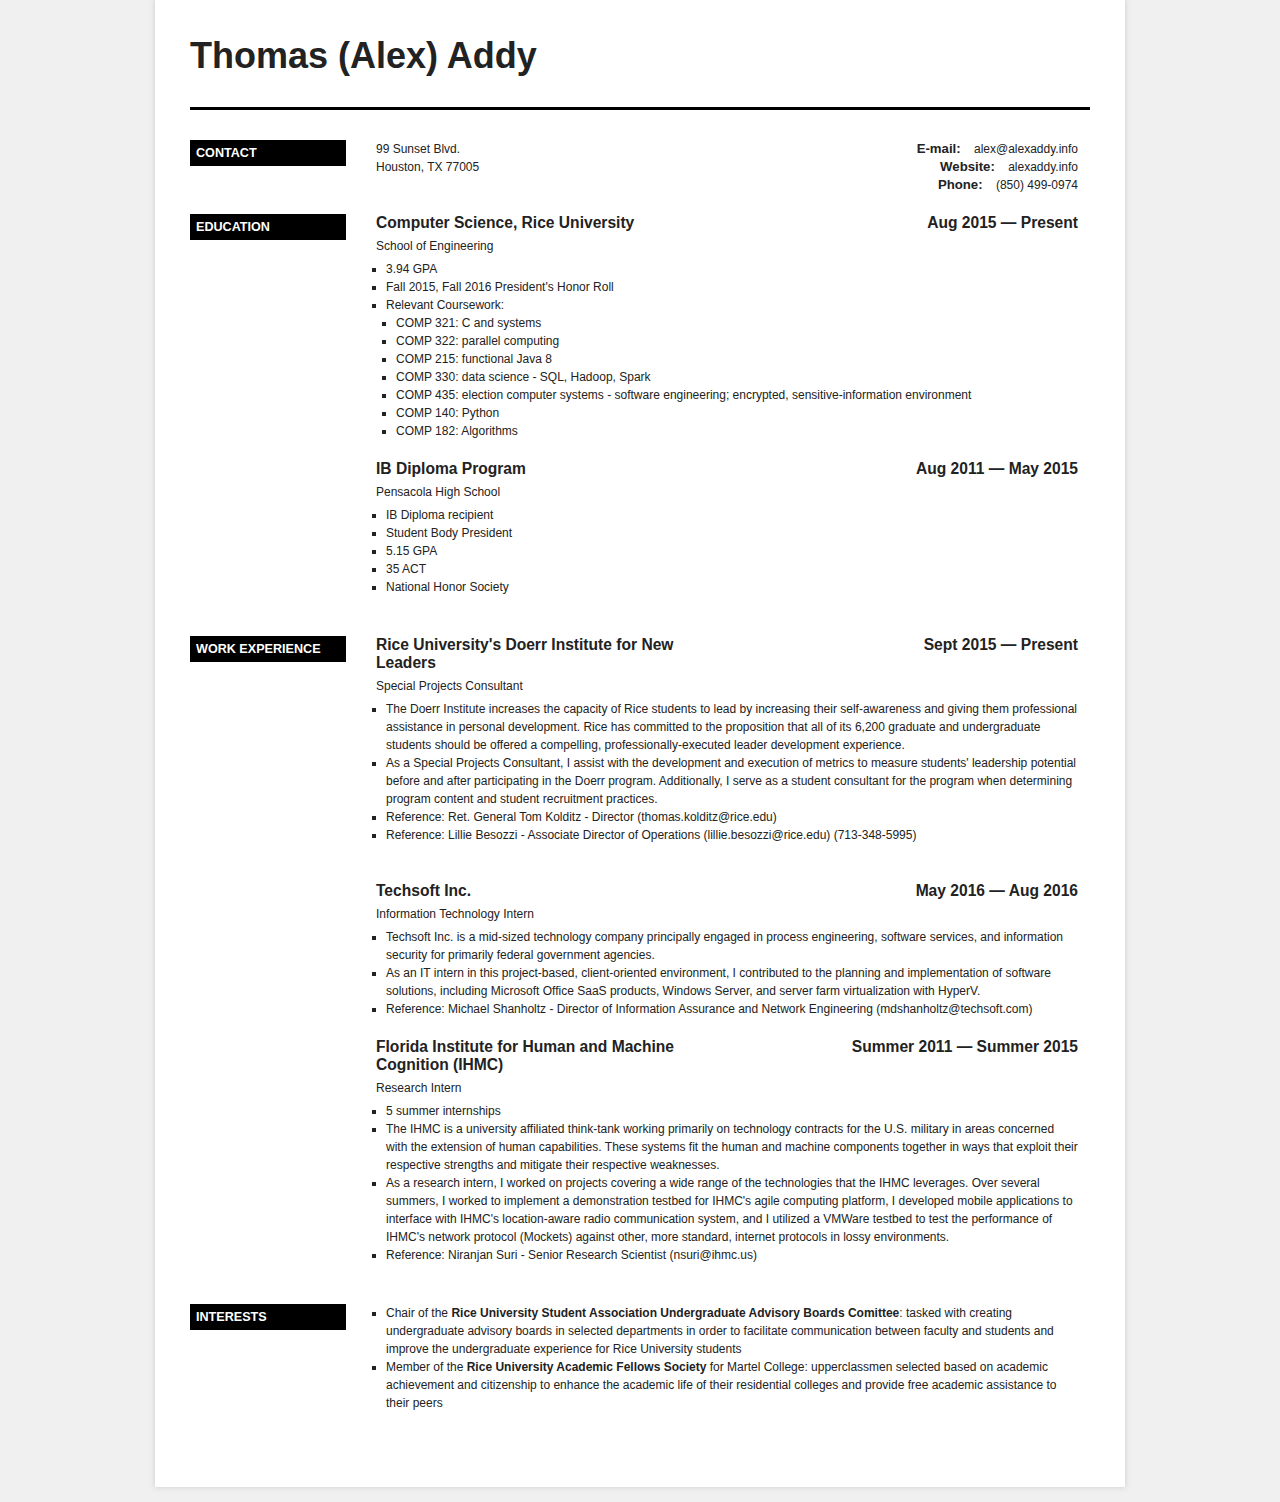
<file: resume.html>
<!DOCTYPE html>
<html>
<head>
	<title>Alex Addy</title>
	<meta http-equiv="Content-Type" content="text/html; charset=utf-8" />
	<style type="text/css">
	
		body {
			background: #f0f0f0;
			margin: 0;
			padding: 0;
			
			font-family: 'Helvetica Neue', Helvetica, Arial;
			line-height: 18px;
			font-size: 12px;

			color: #222;
		}

		h1, h2, h3, h4 {
			margin: 0 0 15px 0;
			padding: 0;
		}
		h1 {
			font-size: 300%;
		}
		h2 {
			font-size: 210%;
		}
		h3 {
			font-size: 130%;
		}
		
		p {
			margin: 0 0 10px 0;
		}
		
		ul {
			margin: 0;
			padding: 0 0 0 10px;
			list-style-type: square;
		}
		a {
			color: #222;
		}
		/* ________________________________________________________ */
		
		.clear {
			clear: both;
		}

		#main {
			background: #fff;
			width: 900px;
			padding: 35px;
			margin: 0 auto 15px auto;
			overflow: hidden;
			
			box-shadow: 0 0 6px #ccc;
		}
		
		#title {
			line-height: 42px;
			border-bottom: 3px solid #000;
			padding-bottom: 30px;
			margin: 0px 0 30px 0;
			font-weight: bold;
		}
		
		#credit {
			margin-bottom: 20px;
			font-size: 11px;
			color: #999;
			text-align: center;
		}
			#credit a {
				color: #999;
			}
		
		p label {
			font-weight: bold;
			
			font-size: 110%;
			margin-right: 10px;
		}
			p label span.colon {
				display: inline;
			}

		
		.section {
			margin-bottom: 20px;
		}
		
		.item {
			margin: 0 0 20px 0;
		}

		/*  _____________________________ */
		.rtl {
			direction: rtl;
		}

		.photo .basic-info .set {
			float: none !important;
			width: auto !important;
		}
		.basic-info .address {
			width: 40%;
			float: left;
		}
		.basic-info .r {
			float: right;
			width: 58%;
			text-align: right;
		}
			.basic-info label {
				font-weight: bold;
			}
			.basic-info label, .basic-info span  {
				display: inline !important;
			}
		.basic-info p {
			margin: 0;
		}
		
		.section .title {
			background: #000;
			float: left;
			text-transform: uppercase;
			font-size: 105%;
			font-weight: bold;
			word-wrap: break-word;
			color: #fff;
			padding: 4px 6px;
			width: 16%;
			margin-right: 30px;
		}
		.section .set {
			float: left;
			width: 78%;
		}
			.section .set h3 {
				margin: 0;
			}
		.section span.value {
			display: block;
		}
		.section h3 span.l, .section span.r {
			width: 49%;
			float: left;
		}
			.section span.r {
				float: right;
				text-align: right;
			}
			.section-education .school,
			.section-work .job_title {
				font-size: 100%;
				display: block;
				margin: 5px 0 5px 0;
			}

		/* ___ photo ___ */
		#photo {
			width: 160px;
			height: 200px;
			overflow: hidden;
			float: left;
			margin-top: 8px;
			border-radius: 4px;
		}
		#photo img {
			width: 100%;
			height: auto;
		}
		.header.photo {
			margin-left: 190px;
		}
		.header.photo #title {
			text-align: left;
		}
		.header.photo .basic-info {
			float: none;
			padding: 0;
		}

		@media screen and (max-width: 950px) {
			body {
				background: #fff;
			}
			#main {
				box-shadow: none;
				padding: 0;
				padding: 5px;
			}
		}
	</style>
</head>
<body class="lang-en ">

<div id="main">
	
	<h1 id="title">Thomas (Alex) Addy</h1>
	<div class="basic-info section">
					<h2 class="title">Contact</h2>
				<div class="set">
		
							<p class="address">
					<span class="value">
						99 Sunset Blvd.<br />Houston, TX 77005					</span>
				</p>
						<div class="r">
									<p class="email"><label>E-mail<span class="colon">:</span></label> <span class="value">alex@alexaddy.info</span></p>
				
									<p class="website"><label>Website<span class="colon">:</span></label> <span class="value">alexaddy.info</span></p>
				
									<p class="phone"><label>Phone<span class="colon">:</span></label> <span class="value">(850) 499-0974</span></p>
							</div>
			<div class="clear"> </div>
		</div><!-- set //-->
		<div class="clear"> </div>
	</div><!-- basic-info //-->

	
		
			<div class="section section-education">
			<h2 class="title">Education</h2>
			<div class="set">
						<div class="item">
							<h3><span class="course l">Computer Science, Rice University</span>
						<span class="date r">Aug 2015 &mdash; Present</span>
							</h3>
							<div class="clear"> </div>
							<span class="school">School of Engineering</span><div class="info"><ul><li><span>3.94 GPA</span></li><li><span>Fall 2015, Fall 2016 President's Honor Roll</span></li><li><span>Relevant Coursework: </span><ul><li>COMP 321: C and systems</li><li>COMP 322: parallel computing</li><li>COMP 215: functional Java 8</li><li>COMP 330: data science - SQL, Hadoop, Spark</li><li>COMP 435: election computer systems - software engineering; encrypted, sensitive-information environment</li><li>COMP 140: Python </li><li>COMP 182: Algorithms</li></ul></li></ul></div><span class="clear"> </span>
						</div>
						
						<div class="item">
							<h3><span class="course l">IB Diploma Program</span>
						<span class="date r">Aug 2011 &mdash; May 2015</span>
							</h3>
							<div class="clear"> </div>
							<span class="school">Pensacola High School</span><div class="info"><ul><li><span>IB Diploma recipient</span></li><li><span>Student Body President</span></li><li><span>5.15 GPA</span></li><li><span>35 ACT</span></li><li><span>National Honor Society</span></li></ul></div><span class="clear"> </span>
						</div>
						</div>
			<div class="clear"> </div>
		</div>
			<div class="section section-work">
			<h2 class="title">Work experience</h2>
			<div class="set">
								<div class="item">
									<h3><span class="company l">Rice University's Doerr Institute for New Leaders</span>
							<span class="date r">Sept 2015 &mdash; Present</span>
								</h3>
								<div class="clear"> </div>
								<span class="job_title">Special Projects Consultant</span><div class="info"><div><ul><li><span>The Doerr Institute increases the capacity of Rice students to lead by increasing their self-awareness and giving them professional assistance in personal development. </span><span><span>Rice has committed to the proposition that all of its 6,200 graduate and undergraduate students should be offered a compelling, professionally-executed leader development experience.</span></span></li><li><span>As a Special Projects Consultant, I assist with the development and execution of metrics to measure students' leadership potential before and after participating in the Doerr program. Additionally, I serve as a student consultant for the program when determining program content and student recruitment practices.</span></li><li><span><span>Reference: Ret. General Tom Kolditz - Director (thomas.kolditz@rice.edu)</span></span></li><li><span><span>Reference: Lillie Besozzi - Associate Director of Operations (lillie.besozzi@rice.edu) (713-348-5995)</span></span></li></ul></div><div><br /></div></div><div class="clear"> </div>
								</div>
							
								<div class="item">
									<h3><span class="company l">Techsoft Inc.</span>
							<span class="date r">May 2016 &mdash; Aug 2016</span>
								</h3>
								<div class="clear"> </div>
								<span class="job_title">Information Technology Intern</span><div class="info"><ul><li><span>Techsoft Inc. is a mid-sized technology company principally engaged in process engineering, software services, and information security for primarily federal government agencies.</span></li><li><span>As an IT intern in this project-based, client-oriented environment, I contributed to the planning and implementation of software solutions, including Microsoft Office SaaS products, Windows Server, and server farm virtualization with HyperV.</span></li><li><span>Reference: Michael Shanholtz - Director of Information Assurance and Network Engineering (mdshanholtz@techsoft.com)</span></li></ul></div><div class="clear"> </div>
								</div>
							
								<div class="item">
									<h3><span class="company l">Florida Institute for Human and Machine Cognition (IHMC)</span>
							<span class="date r">Summer 2011 &mdash; Summer 2015</span>
								</h3>
								<div class="clear"> </div>
								<span class="job_title">Research Intern</span><div class="info"><ul><li><span>5 summer internships</span></li><li><span>The IHMC is a university affiliated think-tank working primarily on technology contracts for the U.S. military in areas concerned with the extension of human capabilities. </span><span><span>These systems fit the human and machine components together in ways that exploit their respective strengths and mitigate their respective weaknesses.</span></span></li><li><span>As a research intern, I worked on projects covering a wide range of the technologies that the IHMC leverages. Over several summers, I worked to implement a demonstration testbed for IHMC's agile computing platform, I developed mobile applications to interface with IHMC's location-aware radio communication system, and I utilized a VMWare testbed to test the performance of IHMC's network protocol (Mockets) against other, more standard, internet protocols in lossy environments.</span></li><li><span>Reference: Niranjan Suri - Senior Research Scientist (nsuri@ihmc.us)</span></li></ul></div><div class="clear"> </div>
								</div>
							</div>
			<div class="clear"> </div>
		</div>
			<div class="section section-interests">
			<h2 class="title">Interests</h2>
			<div class="set">
							<div class="item">
								<span class="info"><ul><li><span>Chair of the <b>Rice University Student Association Undergraduate Advisory Boards Comittee</b>: tasked with </span>creating undergraduate advisory boards in selected departments in order to facilitate communication between faculty and students and improve the undergraduate experience for Rice University students</li><li><span>Member of the <span style="font-weight:bold;">Rice University Academic Fellows Society</span> for Martel College: </span><span>upperclassmen selected based on academic achievement and citizenship to enhance the academic life of their </span><span>residential colleges and provide free academic assistance to their peers</span></li></ul></span>
							</div>
						</div>
			<div class="clear"> </div>
		</div>
		
</div>
	
</body>
</html>
</file>
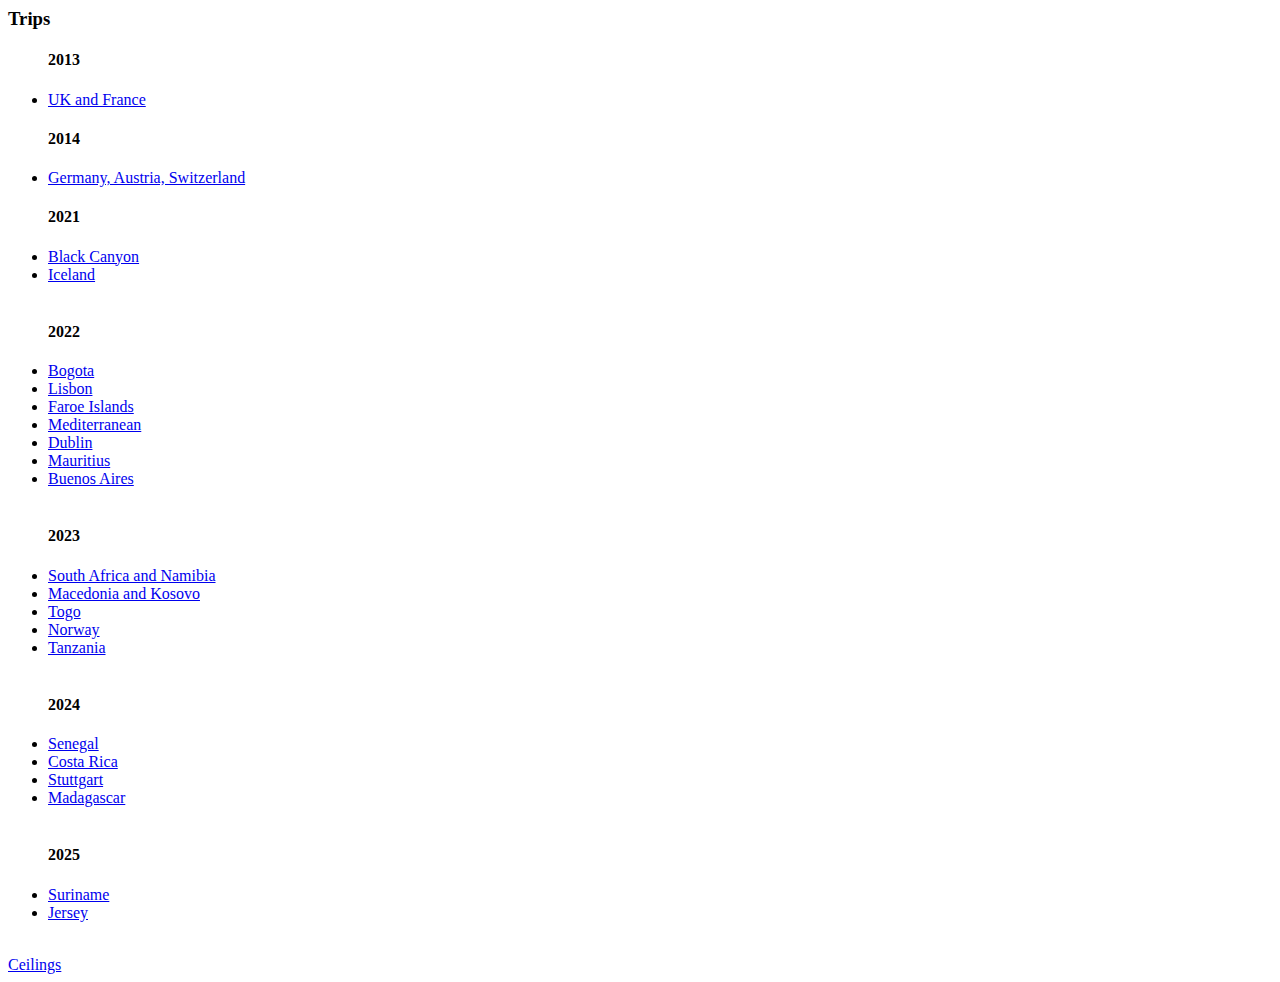
<file: trips.html>
<html>
  <body>
    <h3>Trips</h3>
    <ul>
      <h4>2013</h4>
      <li><a href="https://www.icloud.com/sharedalbum/#B12JtdOXmGZXY6P">UK and France</a></li>
      <h4>2014</h4>
      <li><a href="https://www.icloud.com/sharedalbum/#B125qXGF1nuCPr">Germany, Austria, Switzerland</a></li>
      <h4>2021</h4>
      <li><a href="https://www.icloud.com/sharedalbum/#B125Uzl7VAi4pM">Black Canyon</a></li>
      <li><a href="https://www.icloud.com/sharedalbum/#B12Grq0zwGDh8aC">Iceland</a></li>
      <br>
      <h4>2022</h4>
      <li><a href="https://www.icloud.com/sharedalbum/#B12GI9HKKGdQqYV">Bogota</a></li>
      <li><a href="https://www.icloud.com/sharedalbum/#B125yeZFhGGNOLM">Lisbon</a></li>
      <li><a href="https://www.icloud.com/sharedalbum/#B1259UlCqfQJi5">Faroe Islands</a></li>
      <li><a href="https://www.icloud.com/sharedalbum/#B125n8hH4qj1KO">Mediterranean</a></li>
      <li><a href="https://www.icloud.com/sharedalbum/#B125ON9t3TBnEz">Dublin</a></li>
      <li><a href="https://www.icloud.com/sharedalbum/#B12GqkRUiG3b3UX">Mauritius</a></li>
      <li><a href="https://www.icloud.com/sharedalbum/#B12GfnH8tjub2M">Buenos Aires</a></li>
      <br>
      <h4>2023</h4>
      <li><a href="https://www.icloud.com/sharedalbum/#B12GtnIORjwZ17">South Africa and Namibia</a></li>
      <li><a href="https://www.icloud.com/sharedalbum/#B125VaUrzGpCilc">Macedonia and Kosovo</a></li>
      <li><a href="https://www.icloud.com/sharedalbum/#B12JEsNWnGMdmdZ">Togo</a></li>
      <li><a href="https://www.icloud.com/sharedalbum/#B12Gf693ZMs8rS">Norway</a></li>
      <li><a href="https://www.icloud.com/sharedalbum/#B1255Z2WMRS54B">Tanzania</a></li>
      <br>
      <h4>2024</h4>
      <li><a href="https://www.icloud.com/sharedalbum/#B12GDdyTvGrCEp3">Senegal</a></li>
      <li><a href="https://www.icloud.com/sharedalbum/#B2G5fk75v9gKRH">Costa Rica</a></li>
      <li><a href="https://www.icloud.com/sharedalbum/#B2G5idkMw6h4us">Stuttgart</a></li>
      <li><a href="https://www.icloud.com/sharedalbum/#B125GH8MqrjmCQ">Madagascar</a></li>
      <br>
      <h4>2025</h4>
      <li><a href="https://www.icloud.com/sharedalbum/#B2GGRMtznGWUN4q">Suriname</a></li>
      <li><a href="https://www.icloud.com/sharedalbum/#B2GGdIshaGVVLWx">Jersey</a></li>
    </ul>
  </br>
    <a href="https://www.icloud.com/sharedalbum/#B1253qWtHwQntE">Ceilings</a>
  </body>
</html>
</file>
<file: new/css/index.css>
/* INDEX PAGE STYLES */
header {
    display: flex;
    flex-direction: row;
    justify-content: space-between;
    align-items: center;
    flex-shrink: 0;
    padding: 4px;
    background: var(--cf-background);
    border-bottom: 4px solid var(--cf-black);
}

nav {
    display: flex;
    flex-direction: row;
    flex-shrink: 1;
    overflow-x: auto;
}

.button {
    white-space: nowrap;
}

.newButton,
.newButton:active {
    color: var(--cf-accent);
}

.textOverlay,
hr {
    width: 94%;
    max-width: 900px;
}

p a {
    text-decoration: underline;
    color: var(--cf-accent);
    cursor: pointer;
}

.textOverlay {
    margin: 24px auto 52px auto;
}

p {
    max-width: 640px;
}

.pretag {
    font-size: 2em;
    font-weight: bold;
    color: var(--cf-accent);
    margin-top: 0;
    margin-bottom: 24px;
}

.tagline {
    font-size: 2.5em;
    font-weight: bold;
    margin-bottom: 32px;
}

.ctaButtons {
    display: flex;
    font-size: 1.6em;
    flex-direction: row;
    margin-bottom: 50px;
}

.liveEditorContainer {
    min-height: 480px;
    max-height: 600px;
    height: 52vh;
    padding: 0;
    width: calc(100% - 10px);
}

.liveEditor {
    height: 100%;
    width: 100%;
    padding: 0;
}

section h2 {
    display: inline-block;
    font-weight: bold;
    font-size: 2em;
    position: relative;
    margin: 12px 0;
    z-index: 1;
}

section h2::after {
    position: absolute;
    bottom: 0;
    left: 0;
    padding: 0 4px;
    transform: translateX(-4px);
    border-radius: 3px;
    content: '';
    display: block;
    height: 50%;
    width: 100%;
    background: var(--cf-background);
    z-index: -1;
}

section h3 {
    font-weight: bold;
    margin-bottom: 0;
}

section h3 + p {
    margin-top: 12px;
}

section p {
    margin-bottom: 24px;
}

.triple {
    display: flex;
    flex-direction: row;
    justify-content: space-between;
    align-items: flex-start;
    width: 100%;
    margin-bottom: 16px;
}

.triple .item {
    flex-grow: 1;
    flex-shrink: 1;
    font-weight: normal;
    width: calc(100% - 12px);
    white-space: initial;
    padding: 6px 10px;
}

.triple h3 {
    color: var(--cf-accent);
    margin-top: 8px;
    margin-bottom: 0;
    padding-bottom: 12px;
    border-bottom: 3px dotted var(--cf-accent);
}

.triple p {
    margin: 16px 0 8px 0;
}

p strong {
    font-weight: normal;
    color: var(--cf-accent);
}

hr {
    border: 0;
    border-bottom: 4px dotted var(--cf-background);
    margin-bottom: 52px;
}

footer {
    font-style: italic;
    color: #555;
    text-align: right;
}

footer p {
    max-width: unset;
}

/* SECTION-SPECIFIC */

.starterTemplates .item h3::after {
    content: '\00a0→';
    display: inline-block;
    position: relative;
    top: 0;
    left: 0;
    transition: transform .2s;
}

.starterTemplates .item:hover h3::after {
    transform: translateX(4px);
}

@media (max-width: 500px) {
    .ctaButtons {
        display: block;
        overflow: hidden;
    }
    .ctaButtons .button {
        float: left;
        clear: both;
    }
}

@media (min-width: 751px) {
    header {
        position: fixed;
        top: 0;
        left: 0;
        right: 0;
        z-index: 100;
        box-shadow: 0 4px 0 rgba(0, 0, 0, .2);
    }
    .hero {
        margin-top: 86px;
    }
    .triple .item:first-child {
        margin-top: -2px;
        transform: rotate(-1deg);
    }
    .triple .item:nth-child(2) {
        margin-top: 22px;
    }
    .triple .item:last-child {
        margin-top: 8px;
        transform: rotate(1deg);
    }
}

@media (max-width: 750px) {
    .hero .textOverlay {
        margin-top: 18px;
    }
    .tagline {
        font-size: 3em;
    }
    .triple {
        flex-direction: column;
    }
}
</file>
<file: resumepage/html5up-dimension/assets/css/ie9.css>
/*
	Dimension by HTML5 UP
	html5up.net | @ajlkn
	Free for personal and commercial use under the CCA 3.0 license (html5up.net/license)
*/

/* BG */

	#bg:before {
		background: rgba(19, 21, 25, 0.5);
	}

/* Header */

	#header .logo {
		margin: 0 auto;
	}

	#header .content {
		display: inline-block;
	}

	#header nav ul {
		display: inline-block;
	}

		#header nav ul li {
			display: inline-block;
		}

/* Main */

	#main article {
		margin: 0 auto;
	}
</file>
<file: resumepage/html5up-dimension/assets/css/noscript.css>
/*
	Dimension by HTML5 UP
	html5up.net | @ajlkn
	Free for personal and commercial use under the CCA 3.0 license (html5up.net/license)
*/

/* Main */

	#main article {
		opacity: 1;
		margin: 4rem 0 0 0;
	}
</file>
<file: resumepage/html5up-identity/assets/css/ie9.css>
/*
	Identity by HTML5 UP
	html5up.net | @ajlkn
	Free for personal and commercial use under the CCA 3.0 license (html5up.net/license)
*/

/* Basic */

	body {
		background-image: url("../../images/bg.jpg");
		background-repeat: no-repeat;
		background-size: cover;
		background-position: bottom center;
		background-attachment: fixed;
	}

		body:after {
			display: none;
		}

/* List */

	ul.icons li a:before {
		color: #c8cccf;
	}

	ul.icons li a:hover:before {
		color: #ff7496;
	}

/* Wrapper */

	#wrapper {
		text-align: center;
	}

/* Main */

	#main {
		display: inline-block;
	}
</file>
<file: resumepage/html5up-identity/assets/css/ie8.css>
/*
	Identity by HTML5 UP
	html5up.net | @ajlkn
	Free for personal and commercial use under the CCA 3.0 license (html5up.net/license)
*/

/* List */

	ul.icons li a {
		-ms-behavior: url("assets/js/PIE.htc");
	}

		ul.icons li a:before {
			text-align: center;
			font-size: 26px;
		}

/* Main */

	#main {
		-ms-behavior: url("assets/js/PIE.htc");
	}

		#main .avatar img {
			-ms-behavior: url("assets/js/PIE.htc");
		}

/* Footer */

	#footer {
		color: #fff;
	}

		#footer .copyright li {
			border-left: solid 1px #fff;
		}
</file>
<file: resumepage/html5up-identity/assets/css/noscript.css>
/*
	Identity by HTML5 UP
	html5up.net | @ajlkn
	Free for personal and commercial use under the CCA 3.0 license (html5up.net/license)
*/

/* Basic */

	body:after {
		display: none;
	}

/* Main */

	#main {
		-moz-transform: none !important;
		-webkit-transform: none !important;
		-ms-transform: none !important;
		transform: none !important;
		opacity: 1 !important;
	}
</file>
<file: new/css/main.css>
/* RESETS */
body {
    font-family: system-ui, 'Helvetica Neue', 'Arial', sans-serif;
}

html,
body {
    margin: 0;
    padding: 0;
    border: 0;
    box-sizing: border-box;
}

div,
header,
main,
footer,
input,
select,
iframe,
button,
textarea {
    box-sizing: border-box;
}

h1,
h2,
h3 {
    font-weight: normal;
}

h1,
h2,
h3,
p {
    line-height: 1.5em;
}

p {
    margin-bottom: 10px;
}

a {
    color: var(--cf-black);
    text-decoration: none;
}

/* VARIABLES */

body {
    --cf-black: #333;
    --cf-accent: #006ee1;
    --cf-background: #c6e2ff;
}

@media (max-width: 750px) {
    .mobile-hidden {
        display: none !important;
    }
}

@media (max-width: 480px) {
    .tiny-hidden {
        display: none !important;
    }
}

@media (min-width: 750px) {
    .desktop-hidden {
        display: none !important;
    }
}

/* BRAND STYLES */

.button {
    display: block;
    border: 3px solid var(--cf-black);
    border-radius: 3px;
    padding: 4px 8px;
    background: #fff;
    font-weight: bold;
    cursor: pointer;
    box-sizing: border-box;
    color: var(--cf-black);

    position: relative;
    top: -2px;
    left: -2px;
    transition: transform .2s;
    margin: 8px 6px 10px 6px;
    z-index: 1;
}

.button::before {
    content: '';
    background: #fff;
    border: 3px solid var(--cf-black);
    border-radius: 3px;
    position: absolute;
    top: -3px;
    left: -3px;
    height: 100%;
    width: 100%;
    z-index: -1;
}

.button:hover,
.button:focus {
    transform: translate(2px, 2px);
}

.button::after {
    content: '';
    display: block;
    background: #555;
    border: 3px solid var(--cf-black);
    border-radius: 3px;
    height: 100%;
    width: 100%;
    position: absolute;
    top: 3px;
    left: 3px;
    right: 0;
    z-index: -2;
    transition: transform .2s;
}

.button:hover::after,
.button:focus::after {
    transform: translate(-2px, -3px);
}

.button:active {
    color: #000;
    transform: translate(3px, 3px);
}

.button:active::after {
    transform: translate(-4px, -4px);
}

.button.active {
    color: #fff;
    background: var(--cf-accent);
}

.button.active::before {
    background: var(--cf-accent);
}

.button:focus {
    outline: none;
}

.button.fixed:hover,
.button.fixed:hover::before,
.button.fixed:hover::after,
.button.fixed:active,
.button.fixed:active::before,
.button.fixed:active::after,
.button.fixed:focus,
.button.fixed:focus::before,
.button.fixed:focus::after {
    transform: none;
}

.button.inline {
    display: inline-block;
    font-size: .75em;
    padding: 0 6px;
    margin: 3px 2px 1px 4px;
}

.button.inline::after {
    top: -1px;
    left: -1px;
}
</file>
<file: old/assets/css/main.css>
@import url(font-awesome.min.css);
@import url("https://fonts.googleapis.com/css?family=Source+Sans+Pro:300,300i,400,400i");

/*
	Story by HTML5 UP
	html5up.net | @ajlkn
	Free for personal and commercial use under the CCA 3.0 license (html5up.net/license)
*/

/* Reset */

	html, body, div, span, applet, object, iframe, h1, h2, h3, h4, h5, h6, p, blockquote, pre, a, abbr, acronym, address, big, cite, code, del, dfn, em, img, ins, kbd, q, s, samp, small, strike, strong, sub, sup, tt, var, b, u, i, center, dl, dt, dd, ol, ul, li, fieldset, form, label, legend, table, caption, tbody, tfoot, thead, tr, th, td, article, aside, canvas, details, embed, figure, figcaption, footer, header, hgroup, menu, nav, output, ruby, section, summary, time, mark, audio, video {
		margin: 0;
		padding: 0;
		border: 0;
		font-size: 100%;
		font: inherit;
		vertical-align: baseline;
	}

	article, aside, details, figcaption, figure, footer, header, hgroup, menu, nav, section {
		display: block;
	}

	body {
		line-height: 1;
	}

	ol, ul {
		list-style: none;
	}

	blockquote, q {
		quotes: none;
	}

	blockquote:before, blockquote:after, q:before, q:after {
		content: '';
		content: none;
	}

	table {
		border-collapse: collapse;
		border-spacing: 0;
	}

	body {
		-webkit-text-size-adjust: none;
	}

/* Box Model */

	*, *:before, *:after {
		-moz-box-sizing: border-box;
		-webkit-box-sizing: border-box;
		box-sizing: border-box;
	}

/* Grid */

	.row {
		border-bottom: solid 1px transparent;
		-moz-box-sizing: border-box;
		-webkit-box-sizing: border-box;
		box-sizing: border-box;
	}

	.row > * {
		float: left;
		-moz-box-sizing: border-box;
		-webkit-box-sizing: border-box;
		box-sizing: border-box;
	}

	.row:after, .row:before {
		content: '';
		display: block;
		clear: both;
		height: 0;
	}

	.row.uniform > * > :first-child {
		margin-top: 0;
	}

	.row.uniform > * > :last-child {
		margin-bottom: 0;
	}

	.row.\30 \25 > * {
		padding: 0 0 0 0rem;
	}

	.row.\30 \25 {
		margin: 0 0 -1px 0rem;
	}

	.row.uniform.\30 \25 > * {
		padding: 0rem 0 0 0rem;
	}

	.row.uniform.\30 \25 {
		margin: 0rem 0 -1px 0rem;
	}

	.row > * {
		padding: 0 0 0 2rem;
	}

	.row {
		margin: 0 0 -1px -2rem;
	}

	.row.uniform > * {
		padding: 2rem 0 0 2rem;
	}

	.row.uniform {
		margin: -2rem 0 -1px -2rem;
	}

	.row.\32 00\25 > * {
		padding: 0 0 0 4rem;
	}

	.row.\32 00\25 {
		margin: 0 0 -1px -4rem;
	}

	.row.uniform.\32 00\25 > * {
		padding: 4rem 0 0 4rem;
	}

	.row.uniform.\32 00\25 {
		margin: -4rem 0 -1px -4rem;
	}

	.row.\31 50\25 > * {
		padding: 0 0 0 3rem;
	}

	.row.\31 50\25 {
		margin: 0 0 -1px -3rem;
	}

	.row.uniform.\31 50\25 > * {
		padding: 3rem 0 0 3rem;
	}

	.row.uniform.\31 50\25 {
		margin: -3rem 0 -1px -3rem;
	}

	.row.\35 0\25 > * {
		padding: 0 0 0 1rem;
	}

	.row.\35 0\25 {
		margin: 0 0 -1px -1rem;
	}

	.row.uniform.\35 0\25 > * {
		padding: 1rem 0 0 1rem;
	}

	.row.uniform.\35 0\25 {
		margin: -1rem 0 -1px -1rem;
	}

	.row.\32 5\25 > * {
		padding: 0 0 0 0.5rem;
	}

	.row.\32 5\25 {
		margin: 0 0 -1px -0.5rem;
	}

	.row.uniform.\32 5\25 > * {
		padding: 0.5rem 0 0 0.5rem;
	}

	.row.uniform.\32 5\25 {
		margin: -0.5rem 0 -1px -0.5rem;
	}

	.\31 2u, .\31 2u\24 {
		width: 100%;
		clear: none;
		margin-left: 0;
	}

	.\31 1u, .\31 1u\24 {
		width: 91.6666666667%;
		clear: none;
		margin-left: 0;
	}

	.\31 0u, .\31 0u\24 {
		width: 83.3333333333%;
		clear: none;
		margin-left: 0;
	}

	.\39 u, .\39 u\24 {
		width: 75%;
		clear: none;
		margin-left: 0;
	}

	.\38 u, .\38 u\24 {
		width: 66.6666666667%;
		clear: none;
		margin-left: 0;
	}

	.\37 u, .\37 u\24 {
		width: 58.3333333333%;
		clear: none;
		margin-left: 0;
	}

	.\36 u, .\36 u\24 {
		width: 50%;
		clear: none;
		margin-left: 0;
	}

	.\35 u, .\35 u\24 {
		width: 41.6666666667%;
		clear: none;
		margin-left: 0;
	}

	.\34 u, .\34 u\24 {
		width: 33.3333333333%;
		clear: none;
		margin-left: 0;
	}

	.\33 u, .\33 u\24 {
		width: 25%;
		clear: none;
		margin-left: 0;
	}

	.\32 u, .\32 u\24 {
		width: 16.6666666667%;
		clear: none;
		margin-left: 0;
	}

	.\31 u, .\31 u\24 {
		width: 8.3333333333%;
		clear: none;
		margin-left: 0;
	}

	.\31 2u\24 + *,
	.\31 1u\24 + *,
	.\31 0u\24 + *,
	.\39 u\24 + *,
	.\38 u\24 + *,
	.\37 u\24 + *,
	.\36 u\24 + *,
	.\35 u\24 + *,
	.\34 u\24 + *,
	.\33 u\24 + *,
	.\32 u\24 + *,
	.\31 u\24 + * {
		clear: left;
	}

	.\-11u {
		margin-left: 91.66667%;
	}

	.\-10u {
		margin-left: 83.33333%;
	}

	.\-9u {
		margin-left: 75%;
	}

	.\-8u {
		margin-left: 66.66667%;
	}

	.\-7u {
		margin-left: 58.33333%;
	}

	.\-6u {
		margin-left: 50%;
	}

	.\-5u {
		margin-left: 41.66667%;
	}

	.\-4u {
		margin-left: 33.33333%;
	}

	.\-3u {
		margin-left: 25%;
	}

	.\-2u {
		margin-left: 16.66667%;
	}

	.\-1u {
		margin-left: 8.33333%;
	}

	@media screen and (max-width: 1680px) {

		.row > * {
			padding: 0 0 0 2rem;
		}

		.row {
			margin: 0 0 -1px -2rem;
		}

		.row.uniform > * {
			padding: 2rem 0 0 2rem;
		}

		.row.uniform {
			margin: -2rem 0 -1px -2rem;
		}

		.row.\32 00\25 > * {
			padding: 0 0 0 4rem;
		}

		.row.\32 00\25 {
			margin: 0 0 -1px -4rem;
		}

		.row.uniform.\32 00\25 > * {
			padding: 4rem 0 0 4rem;
		}

		.row.uniform.\32 00\25 {
			margin: -4rem 0 -1px -4rem;
		}

		.row.\31 50\25 > * {
			padding: 0 0 0 3rem;
		}

		.row.\31 50\25 {
			margin: 0 0 -1px -3rem;
		}

		.row.uniform.\31 50\25 > * {
			padding: 3rem 0 0 3rem;
		}

		.row.uniform.\31 50\25 {
			margin: -3rem 0 -1px -3rem;
		}

		.row.\35 0\25 > * {
			padding: 0 0 0 1rem;
		}

		.row.\35 0\25 {
			margin: 0 0 -1px -1rem;
		}

		.row.uniform.\35 0\25 > * {
			padding: 1rem 0 0 1rem;
		}

		.row.uniform.\35 0\25 {
			margin: -1rem 0 -1px -1rem;
		}

		.row.\32 5\25 > * {
			padding: 0 0 0 0.5rem;
		}

		.row.\32 5\25 {
			margin: 0 0 -1px -0.5rem;
		}

		.row.uniform.\32 5\25 > * {
			padding: 0.5rem 0 0 0.5rem;
		}

		.row.uniform.\32 5\25 {
			margin: -0.5rem 0 -1px -0.5rem;
		}

		.\31 2u\28xlarge\29, .\31 2u\24\28xlarge\29 {
			width: 100%;
			clear: none;
			margin-left: 0;
		}

		.\31 1u\28xlarge\29, .\31 1u\24\28xlarge\29 {
			width: 91.6666666667%;
			clear: none;
			margin-left: 0;
		}

		.\31 0u\28xlarge\29, .\31 0u\24\28xlarge\29 {
			width: 83.3333333333%;
			clear: none;
			margin-left: 0;
		}

		.\39 u\28xlarge\29, .\39 u\24\28xlarge\29 {
			width: 75%;
			clear: none;
			margin-left: 0;
		}

		.\38 u\28xlarge\29, .\38 u\24\28xlarge\29 {
			width: 66.6666666667%;
			clear: none;
			margin-left: 0;
		}

		.\37 u\28xlarge\29, .\37 u\24\28xlarge\29 {
			width: 58.3333333333%;
			clear: none;
			margin-left: 0;
		}

		.\36 u\28xlarge\29, .\36 u\24\28xlarge\29 {
			width: 50%;
			clear: none;
			margin-left: 0;
		}

		.\35 u\28xlarge\29, .\35 u\24\28xlarge\29 {
			width: 41.6666666667%;
			clear: none;
			margin-left: 0;
		}

		.\34 u\28xlarge\29, .\34 u\24\28xlarge\29 {
			width: 33.3333333333%;
			clear: none;
			margin-left: 0;
		}

		.\33 u\28xlarge\29, .\33 u\24\28xlarge\29 {
			width: 25%;
			clear: none;
			margin-left: 0;
		}

		.\32 u\28xlarge\29, .\32 u\24\28xlarge\29 {
			width: 16.6666666667%;
			clear: none;
			margin-left: 0;
		}

		.\31 u\28xlarge\29, .\31 u\24\28xlarge\29 {
			width: 8.3333333333%;
			clear: none;
			margin-left: 0;
		}

		.\31 2u\24\28xlarge\29 + *,
		.\31 1u\24\28xlarge\29 + *,
		.\31 0u\24\28xlarge\29 + *,
		.\39 u\24\28xlarge\29 + *,
		.\38 u\24\28xlarge\29 + *,
		.\37 u\24\28xlarge\29 + *,
		.\36 u\24\28xlarge\29 + *,
		.\35 u\24\28xlarge\29 + *,
		.\34 u\24\28xlarge\29 + *,
		.\33 u\24\28xlarge\29 + *,
		.\32 u\24\28xlarge\29 + *,
		.\31 u\24\28xlarge\29 + * {
			clear: left;
		}

		.\-11u\28xlarge\29 {
			margin-left: 91.66667%;
		}

		.\-10u\28xlarge\29 {
			margin-left: 83.33333%;
		}

		.\-9u\28xlarge\29 {
			margin-left: 75%;
		}

		.\-8u\28xlarge\29 {
			margin-left: 66.66667%;
		}

		.\-7u\28xlarge\29 {
			margin-left: 58.33333%;
		}

		.\-6u\28xlarge\29 {
			margin-left: 50%;
		}

		.\-5u\28xlarge\29 {
			margin-left: 41.66667%;
		}

		.\-4u\28xlarge\29 {
			margin-left: 33.33333%;
		}

		.\-3u\28xlarge\29 {
			margin-left: 25%;
		}

		.\-2u\28xlarge\29 {
			margin-left: 16.66667%;
		}

		.\-1u\28xlarge\29 {
			margin-left: 8.33333%;
		}

	}

	@media screen and (max-width: 1280px) {

		.row > * {
			padding: 0 0 0 2rem;
		}

		.row {
			margin: 0 0 -1px -2rem;
		}

		.row.uniform > * {
			padding: 2rem 0 0 2rem;
		}

		.row.uniform {
			margin: -2rem 0 -1px -2rem;
		}

		.row.\32 00\25 > * {
			padding: 0 0 0 4rem;
		}

		.row.\32 00\25 {
			margin: 0 0 -1px -4rem;
		}

		.row.uniform.\32 00\25 > * {
			padding: 4rem 0 0 4rem;
		}

		.row.uniform.\32 00\25 {
			margin: -4rem 0 -1px -4rem;
		}

		.row.\31 50\25 > * {
			padding: 0 0 0 3rem;
		}

		.row.\31 50\25 {
			margin: 0 0 -1px -3rem;
		}

		.row.uniform.\31 50\25 > * {
			padding: 3rem 0 0 3rem;
		}

		.row.uniform.\31 50\25 {
			margin: -3rem 0 -1px -3rem;
		}

		.row.\35 0\25 > * {
			padding: 0 0 0 1rem;
		}

		.row.\35 0\25 {
			margin: 0 0 -1px -1rem;
		}

		.row.uniform.\35 0\25 > * {
			padding: 1rem 0 0 1rem;
		}

		.row.uniform.\35 0\25 {
			margin: -1rem 0 -1px -1rem;
		}

		.row.\32 5\25 > * {
			padding: 0 0 0 0.5rem;
		}

		.row.\32 5\25 {
			margin: 0 0 -1px -0.5rem;
		}

		.row.uniform.\32 5\25 > * {
			padding: 0.5rem 0 0 0.5rem;
		}

		.row.uniform.\32 5\25 {
			margin: -0.5rem 0 -1px -0.5rem;
		}

		.\31 2u\28large\29, .\31 2u\24\28large\29 {
			width: 100%;
			clear: none;
			margin-left: 0;
		}

		.\31 1u\28large\29, .\31 1u\24\28large\29 {
			width: 91.6666666667%;
			clear: none;
			margin-left: 0;
		}

		.\31 0u\28large\29, .\31 0u\24\28large\29 {
			width: 83.3333333333%;
			clear: none;
			margin-left: 0;
		}

		.\39 u\28large\29, .\39 u\24\28large\29 {
			width: 75%;
			clear: none;
			margin-left: 0;
		}

		.\38 u\28large\29, .\38 u\24\28large\29 {
			width: 66.6666666667%;
			clear: none;
			margin-left: 0;
		}

		.\37 u\28large\29, .\37 u\24\28large\29 {
			width: 58.3333333333%;
			clear: none;
			margin-left: 0;
		}

		.\36 u\28large\29, .\36 u\24\28large\29 {
			width: 50%;
			clear: none;
			margin-left: 0;
		}

		.\35 u\28large\29, .\35 u\24\28large\29 {
			width: 41.6666666667%;
			clear: none;
			margin-left: 0;
		}

		.\34 u\28large\29, .\34 u\24\28large\29 {
			width: 33.3333333333%;
			clear: none;
			margin-left: 0;
		}

		.\33 u\28large\29, .\33 u\24\28large\29 {
			width: 25%;
			clear: none;
			margin-left: 0;
		}

		.\32 u\28large\29, .\32 u\24\28large\29 {
			width: 16.6666666667%;
			clear: none;
			margin-left: 0;
		}

		.\31 u\28large\29, .\31 u\24\28large\29 {
			width: 8.3333333333%;
			clear: none;
			margin-left: 0;
		}

		.\31 2u\24\28large\29 + *,
		.\31 1u\24\28large\29 + *,
		.\31 0u\24\28large\29 + *,
		.\39 u\24\28large\29 + *,
		.\38 u\24\28large\29 + *,
		.\37 u\24\28large\29 + *,
		.\36 u\24\28large\29 + *,
		.\35 u\24\28large\29 + *,
		.\34 u\24\28large\29 + *,
		.\33 u\24\28large\29 + *,
		.\32 u\24\28large\29 + *,
		.\31 u\24\28large\29 + * {
			clear: left;
		}

		.\-11u\28large\29 {
			margin-left: 91.66667%;
		}

		.\-10u\28large\29 {
			margin-left: 83.33333%;
		}

		.\-9u\28large\29 {
			margin-left: 75%;
		}

		.\-8u\28large\29 {
			margin-left: 66.66667%;
		}

		.\-7u\28large\29 {
			margin-left: 58.33333%;
		}

		.\-6u\28large\29 {
			margin-left: 50%;
		}

		.\-5u\28large\29 {
			margin-left: 41.66667%;
		}

		.\-4u\28large\29 {
			margin-left: 33.33333%;
		}

		.\-3u\28large\29 {
			margin-left: 25%;
		}

		.\-2u\28large\29 {
			margin-left: 16.66667%;
		}

		.\-1u\28large\29 {
			margin-left: 8.33333%;
		}

	}

	@media screen and (max-width: 980px) {

		.row > * {
			padding: 0 0 0 2rem;
		}

		.row {
			margin: 0 0 -1px -2rem;
		}

		.row.uniform > * {
			padding: 2rem 0 0 2rem;
		}

		.row.uniform {
			margin: -2rem 0 -1px -2rem;
		}

		.row.\32 00\25 > * {
			padding: 0 0 0 4rem;
		}

		.row.\32 00\25 {
			margin: 0 0 -1px -4rem;
		}

		.row.uniform.\32 00\25 > * {
			padding: 4rem 0 0 4rem;
		}

		.row.uniform.\32 00\25 {
			margin: -4rem 0 -1px -4rem;
		}

		.row.\31 50\25 > * {
			padding: 0 0 0 3rem;
		}

		.row.\31 50\25 {
			margin: 0 0 -1px -3rem;
		}

		.row.uniform.\31 50\25 > * {
			padding: 3rem 0 0 3rem;
		}

		.row.uniform.\31 50\25 {
			margin: -3rem 0 -1px -3rem;
		}

		.row.\35 0\25 > * {
			padding: 0 0 0 1rem;
		}

		.row.\35 0\25 {
			margin: 0 0 -1px -1rem;
		}

		.row.uniform.\35 0\25 > * {
			padding: 1rem 0 0 1rem;
		}

		.row.uniform.\35 0\25 {
			margin: -1rem 0 -1px -1rem;
		}

		.row.\32 5\25 > * {
			padding: 0 0 0 0.5rem;
		}

		.row.\32 5\25 {
			margin: 0 0 -1px -0.5rem;
		}

		.row.uniform.\32 5\25 > * {
			padding: 0.5rem 0 0 0.5rem;
		}

		.row.uniform.\32 5\25 {
			margin: -0.5rem 0 -1px -0.5rem;
		}

		.\31 2u\28medium\29, .\31 2u\24\28medium\29 {
			width: 100%;
			clear: none;
			margin-left: 0;
		}

		.\31 1u\28medium\29, .\31 1u\24\28medium\29 {
			width: 91.6666666667%;
			clear: none;
			margin-left: 0;
		}

		.\31 0u\28medium\29, .\31 0u\24\28medium\29 {
			width: 83.3333333333%;
			clear: none;
			margin-left: 0;
		}

		.\39 u\28medium\29, .\39 u\24\28medium\29 {
			width: 75%;
			clear: none;
			margin-left: 0;
		}

		.\38 u\28medium\29, .\38 u\24\28medium\29 {
			width: 66.6666666667%;
			clear: none;
			margin-left: 0;
		}

		.\37 u\28medium\29, .\37 u\24\28medium\29 {
			width: 58.3333333333%;
			clear: none;
			margin-left: 0;
		}

		.\36 u\28medium\29, .\36 u\24\28medium\29 {
			width: 50%;
			clear: none;
			margin-left: 0;
		}

		.\35 u\28medium\29, .\35 u\24\28medium\29 {
			width: 41.6666666667%;
			clear: none;
			margin-left: 0;
		}

		.\34 u\28medium\29, .\34 u\24\28medium\29 {
			width: 33.3333333333%;
			clear: none;
			margin-left: 0;
		}

		.\33 u\28medium\29, .\33 u\24\28medium\29 {
			width: 25%;
			clear: none;
			margin-left: 0;
		}

		.\32 u\28medium\29, .\32 u\24\28medium\29 {
			width: 16.6666666667%;
			clear: none;
			margin-left: 0;
		}

		.\31 u\28medium\29, .\31 u\24\28medium\29 {
			width: 8.3333333333%;
			clear: none;
			margin-left: 0;
		}

		.\31 2u\24\28medium\29 + *,
		.\31 1u\24\28medium\29 + *,
		.\31 0u\24\28medium\29 + *,
		.\39 u\24\28medium\29 + *,
		.\38 u\24\28medium\29 + *,
		.\37 u\24\28medium\29 + *,
		.\36 u\24\28medium\29 + *,
		.\35 u\24\28medium\29 + *,
		.\34 u\24\28medium\29 + *,
		.\33 u\24\28medium\29 + *,
		.\32 u\24\28medium\29 + *,
		.\31 u\24\28medium\29 + * {
			clear: left;
		}

		.\-11u\28medium\29 {
			margin-left: 91.66667%;
		}

		.\-10u\28medium\29 {
			margin-left: 83.33333%;
		}

		.\-9u\28medium\29 {
			margin-left: 75%;
		}

		.\-8u\28medium\29 {
			margin-left: 66.66667%;
		}

		.\-7u\28medium\29 {
			margin-left: 58.33333%;
		}

		.\-6u\28medium\29 {
			margin-left: 50%;
		}

		.\-5u\28medium\29 {
			margin-left: 41.66667%;
		}

		.\-4u\28medium\29 {
			margin-left: 33.33333%;
		}

		.\-3u\28medium\29 {
			margin-left: 25%;
		}

		.\-2u\28medium\29 {
			margin-left: 16.66667%;
		}

		.\-1u\28medium\29 {
			margin-left: 8.33333%;
		}

	}

	@media screen and (max-width: 736px) {

		.row > * {
			padding: 0 0 0 2rem;
		}

		.row {
			margin: 0 0 -1px -2rem;
		}

		.row.uniform > * {
			padding: 2rem 0 0 2rem;
		}

		.row.uniform {
			margin: -2rem 0 -1px -2rem;
		}

		.row.\32 00\25 > * {
			padding: 0 0 0 4rem;
		}

		.row.\32 00\25 {
			margin: 0 0 -1px -4rem;
		}

		.row.uniform.\32 00\25 > * {
			padding: 4rem 0 0 4rem;
		}

		.row.uniform.\32 00\25 {
			margin: -4rem 0 -1px -4rem;
		}

		.row.\31 50\25 > * {
			padding: 0 0 0 3rem;
		}

		.row.\31 50\25 {
			margin: 0 0 -1px -3rem;
		}

		.row.uniform.\31 50\25 > * {
			padding: 3rem 0 0 3rem;
		}

		.row.uniform.\31 50\25 {
			margin: -3rem 0 -1px -3rem;
		}

		.row.\35 0\25 > * {
			padding: 0 0 0 1rem;
		}

		.row.\35 0\25 {
			margin: 0 0 -1px -1rem;
		}

		.row.uniform.\35 0\25 > * {
			padding: 1rem 0 0 1rem;
		}

		.row.uniform.\35 0\25 {
			margin: -1rem 0 -1px -1rem;
		}

		.row.\32 5\25 > * {
			padding: 0 0 0 0.5rem;
		}

		.row.\32 5\25 {
			margin: 0 0 -1px -0.5rem;
		}

		.row.uniform.\32 5\25 > * {
			padding: 0.5rem 0 0 0.5rem;
		}

		.row.uniform.\32 5\25 {
			margin: -0.5rem 0 -1px -0.5rem;
		}

		.\31 2u\28small\29, .\31 2u\24\28small\29 {
			width: 100%;
			clear: none;
			margin-left: 0;
		}

		.\31 1u\28small\29, .\31 1u\24\28small\29 {
			width: 91.6666666667%;
			clear: none;
			margin-left: 0;
		}

		.\31 0u\28small\29, .\31 0u\24\28small\29 {
			width: 83.3333333333%;
			clear: none;
			margin-left: 0;
		}

		.\39 u\28small\29, .\39 u\24\28small\29 {
			width: 75%;
			clear: none;
			margin-left: 0;
		}

		.\38 u\28small\29, .\38 u\24\28small\29 {
			width: 66.6666666667%;
			clear: none;
			margin-left: 0;
		}

		.\37 u\28small\29, .\37 u\24\28small\29 {
			width: 58.3333333333%;
			clear: none;
			margin-left: 0;
		}

		.\36 u\28small\29, .\36 u\24\28small\29 {
			width: 50%;
			clear: none;
			margin-left: 0;
		}

		.\35 u\28small\29, .\35 u\24\28small\29 {
			width: 41.6666666667%;
			clear: none;
			margin-left: 0;
		}

		.\34 u\28small\29, .\34 u\24\28small\29 {
			width: 33.3333333333%;
			clear: none;
			margin-left: 0;
		}

		.\33 u\28small\29, .\33 u\24\28small\29 {
			width: 25%;
			clear: none;
			margin-left: 0;
		}

		.\32 u\28small\29, .\32 u\24\28small\29 {
			width: 16.6666666667%;
			clear: none;
			margin-left: 0;
		}

		.\31 u\28small\29, .\31 u\24\28small\29 {
			width: 8.3333333333%;
			clear: none;
			margin-left: 0;
		}

		.\31 2u\24\28small\29 + *,
		.\31 1u\24\28small\29 + *,
		.\31 0u\24\28small\29 + *,
		.\39 u\24\28small\29 + *,
		.\38 u\24\28small\29 + *,
		.\37 u\24\28small\29 + *,
		.\36 u\24\28small\29 + *,
		.\35 u\24\28small\29 + *,
		.\34 u\24\28small\29 + *,
		.\33 u\24\28small\29 + *,
		.\32 u\24\28small\29 + *,
		.\31 u\24\28small\29 + * {
			clear: left;
		}

		.\-11u\28small\29 {
			margin-left: 91.66667%;
		}

		.\-10u\28small\29 {
			margin-left: 83.33333%;
		}

		.\-9u\28small\29 {
			margin-left: 75%;
		}

		.\-8u\28small\29 {
			margin-left: 66.66667%;
		}

		.\-7u\28small\29 {
			margin-left: 58.33333%;
		}

		.\-6u\28small\29 {
			margin-left: 50%;
		}

		.\-5u\28small\29 {
			margin-left: 41.66667%;
		}

		.\-4u\28small\29 {
			margin-left: 33.33333%;
		}

		.\-3u\28small\29 {
			margin-left: 25%;
		}

		.\-2u\28small\29 {
			margin-left: 16.66667%;
		}

		.\-1u\28small\29 {
			margin-left: 8.33333%;
		}

	}

	@media screen and (max-width: 480px) {

		.row > * {
			padding: 0 0 0 2rem;
		}

		.row {
			margin: 0 0 -1px -2rem;
		}

		.row.uniform > * {
			padding: 2rem 0 0 2rem;
		}

		.row.uniform {
			margin: -2rem 0 -1px -2rem;
		}

		.row.\32 00\25 > * {
			padding: 0 0 0 4rem;
		}

		.row.\32 00\25 {
			margin: 0 0 -1px -4rem;
		}

		.row.uniform.\32 00\25 > * {
			padding: 4rem 0 0 4rem;
		}

		.row.uniform.\32 00\25 {
			margin: -4rem 0 -1px -4rem;
		}

		.row.\31 50\25 > * {
			padding: 0 0 0 3rem;
		}

		.row.\31 50\25 {
			margin: 0 0 -1px -3rem;
		}

		.row.uniform.\31 50\25 > * {
			padding: 3rem 0 0 3rem;
		}

		.row.uniform.\31 50\25 {
			margin: -3rem 0 -1px -3rem;
		}

		.row.\35 0\25 > * {
			padding: 0 0 0 1rem;
		}

		.row.\35 0\25 {
			margin: 0 0 -1px -1rem;
		}

		.row.uniform.\35 0\25 > * {
			padding: 1rem 0 0 1rem;
		}

		.row.uniform.\35 0\25 {
			margin: -1rem 0 -1px -1rem;
		}

		.row.\32 5\25 > * {
			padding: 0 0 0 0.5rem;
		}

		.row.\32 5\25 {
			margin: 0 0 -1px -0.5rem;
		}

		.row.uniform.\32 5\25 > * {
			padding: 0.5rem 0 0 0.5rem;
		}

		.row.uniform.\32 5\25 {
			margin: -0.5rem 0 -1px -0.5rem;
		}

		.\31 2u\28xsmall\29, .\31 2u\24\28xsmall\29 {
			width: 100%;
			clear: none;
			margin-left: 0;
		}

		.\31 1u\28xsmall\29, .\31 1u\24\28xsmall\29 {
			width: 91.6666666667%;
			clear: none;
			margin-left: 0;
		}

		.\31 0u\28xsmall\29, .\31 0u\24\28xsmall\29 {
			width: 83.3333333333%;
			clear: none;
			margin-left: 0;
		}

		.\39 u\28xsmall\29, .\39 u\24\28xsmall\29 {
			width: 75%;
			clear: none;
			margin-left: 0;
		}

		.\38 u\28xsmall\29, .\38 u\24\28xsmall\29 {
			width: 66.6666666667%;
			clear: none;
			margin-left: 0;
		}

		.\37 u\28xsmall\29, .\37 u\24\28xsmall\29 {
			width: 58.3333333333%;
			clear: none;
			margin-left: 0;
		}

		.\36 u\28xsmall\29, .\36 u\24\28xsmall\29 {
			width: 50%;
			clear: none;
			margin-left: 0;
		}

		.\35 u\28xsmall\29, .\35 u\24\28xsmall\29 {
			width: 41.6666666667%;
			clear: none;
			margin-left: 0;
		}

		.\34 u\28xsmall\29, .\34 u\24\28xsmall\29 {
			width: 33.3333333333%;
			clear: none;
			margin-left: 0;
		}

		.\33 u\28xsmall\29, .\33 u\24\28xsmall\29 {
			width: 25%;
			clear: none;
			margin-left: 0;
		}

		.\32 u\28xsmall\29, .\32 u\24\28xsmall\29 {
			width: 16.6666666667%;
			clear: none;
			margin-left: 0;
		}

		.\31 u\28xsmall\29, .\31 u\24\28xsmall\29 {
			width: 8.3333333333%;
			clear: none;
			margin-left: 0;
		}

		.\31 2u\24\28xsmall\29 + *,
		.\31 1u\24\28xsmall\29 + *,
		.\31 0u\24\28xsmall\29 + *,
		.\39 u\24\28xsmall\29 + *,
		.\38 u\24\28xsmall\29 + *,
		.\37 u\24\28xsmall\29 + *,
		.\36 u\24\28xsmall\29 + *,
		.\35 u\24\28xsmall\29 + *,
		.\34 u\24\28xsmall\29 + *,
		.\33 u\24\28xsmall\29 + *,
		.\32 u\24\28xsmall\29 + *,
		.\31 u\24\28xsmall\29 + * {
			clear: left;
		}

		.\-11u\28xsmall\29 {
			margin-left: 91.66667%;
		}

		.\-10u\28xsmall\29 {
			margin-left: 83.33333%;
		}

		.\-9u\28xsmall\29 {
			margin-left: 75%;
		}

		.\-8u\28xsmall\29 {
			margin-left: 66.66667%;
		}

		.\-7u\28xsmall\29 {
			margin-left: 58.33333%;
		}

		.\-6u\28xsmall\29 {
			margin-left: 50%;
		}

		.\-5u\28xsmall\29 {
			margin-left: 41.66667%;
		}

		.\-4u\28xsmall\29 {
			margin-left: 33.33333%;
		}

		.\-3u\28xsmall\29 {
			margin-left: 25%;
		}

		.\-2u\28xsmall\29 {
			margin-left: 16.66667%;
		}

		.\-1u\28xsmall\29 {
			margin-left: 8.33333%;
		}

	}

	@media screen and (max-width: 360px) {

		.row > * {
			padding: 0 0 0 2rem;
		}

		.row {
			margin: 0 0 -1px -2rem;
		}

		.row.uniform > * {
			padding: 2rem 0 0 2rem;
		}

		.row.uniform {
			margin: -2rem 0 -1px -2rem;
		}

		.row.\32 00\25 > * {
			padding: 0 0 0 4rem;
		}

		.row.\32 00\25 {
			margin: 0 0 -1px -4rem;
		}

		.row.uniform.\32 00\25 > * {
			padding: 4rem 0 0 4rem;
		}

		.row.uniform.\32 00\25 {
			margin: -4rem 0 -1px -4rem;
		}

		.row.\31 50\25 > * {
			padding: 0 0 0 3rem;
		}

		.row.\31 50\25 {
			margin: 0 0 -1px -3rem;
		}

		.row.uniform.\31 50\25 > * {
			padding: 3rem 0 0 3rem;
		}

		.row.uniform.\31 50\25 {
			margin: -3rem 0 -1px -3rem;
		}

		.row.\35 0\25 > * {
			padding: 0 0 0 1rem;
		}

		.row.\35 0\25 {
			margin: 0 0 -1px -1rem;
		}

		.row.uniform.\35 0\25 > * {
			padding: 1rem 0 0 1rem;
		}

		.row.uniform.\35 0\25 {
			margin: -1rem 0 -1px -1rem;
		}

		.row.\32 5\25 > * {
			padding: 0 0 0 0.5rem;
		}

		.row.\32 5\25 {
			margin: 0 0 -1px -0.5rem;
		}

		.row.uniform.\32 5\25 > * {
			padding: 0.5rem 0 0 0.5rem;
		}

		.row.uniform.\32 5\25 {
			margin: -0.5rem 0 -1px -0.5rem;
		}

		.\31 2u\28xxsmall\29, .\31 2u\24\28xxsmall\29 {
			width: 100%;
			clear: none;
			margin-left: 0;
		}

		.\31 1u\28xxsmall\29, .\31 1u\24\28xxsmall\29 {
			width: 91.6666666667%;
			clear: none;
			margin-left: 0;
		}

		.\31 0u\28xxsmall\29, .\31 0u\24\28xxsmall\29 {
			width: 83.3333333333%;
			clear: none;
			margin-left: 0;
		}

		.\39 u\28xxsmall\29, .\39 u\24\28xxsmall\29 {
			width: 75%;
			clear: none;
			margin-left: 0;
		}

		.\38 u\28xxsmall\29, .\38 u\24\28xxsmall\29 {
			width: 66.6666666667%;
			clear: none;
			margin-left: 0;
		}

		.\37 u\28xxsmall\29, .\37 u\24\28xxsmall\29 {
			width: 58.3333333333%;
			clear: none;
			margin-left: 0;
		}

		.\36 u\28xxsmall\29, .\36 u\24\28xxsmall\29 {
			width: 50%;
			clear: none;
			margin-left: 0;
		}

		.\35 u\28xxsmall\29, .\35 u\24\28xxsmall\29 {
			width: 41.6666666667%;
			clear: none;
			margin-left: 0;
		}

		.\34 u\28xxsmall\29, .\34 u\24\28xxsmall\29 {
			width: 33.3333333333%;
			clear: none;
			margin-left: 0;
		}

		.\33 u\28xxsmall\29, .\33 u\24\28xxsmall\29 {
			width: 25%;
			clear: none;
			margin-left: 0;
		}

		.\32 u\28xxsmall\29, .\32 u\24\28xxsmall\29 {
			width: 16.6666666667%;
			clear: none;
			margin-left: 0;
		}

		.\31 u\28xxsmall\29, .\31 u\24\28xxsmall\29 {
			width: 8.3333333333%;
			clear: none;
			margin-left: 0;
		}

		.\31 2u\24\28xxsmall\29 + *,
		.\31 1u\24\28xxsmall\29 + *,
		.\31 0u\24\28xxsmall\29 + *,
		.\39 u\24\28xxsmall\29 + *,
		.\38 u\24\28xxsmall\29 + *,
		.\37 u\24\28xxsmall\29 + *,
		.\36 u\24\28xxsmall\29 + *,
		.\35 u\24\28xxsmall\29 + *,
		.\34 u\24\28xxsmall\29 + *,
		.\33 u\24\28xxsmall\29 + *,
		.\32 u\24\28xxsmall\29 + *,
		.\31 u\24\28xxsmall\29 + * {
			clear: left;
		}

		.\-11u\28xxsmall\29 {
			margin-left: 91.66667%;
		}

		.\-10u\28xxsmall\29 {
			margin-left: 83.33333%;
		}

		.\-9u\28xxsmall\29 {
			margin-left: 75%;
		}

		.\-8u\28xxsmall\29 {
			margin-left: 66.66667%;
		}

		.\-7u\28xxsmall\29 {
			margin-left: 58.33333%;
		}

		.\-6u\28xxsmall\29 {
			margin-left: 50%;
		}

		.\-5u\28xxsmall\29 {
			margin-left: 41.66667%;
		}

		.\-4u\28xxsmall\29 {
			margin-left: 33.33333%;
		}

		.\-3u\28xxsmall\29 {
			margin-left: 25%;
		}

		.\-2u\28xxsmall\29 {
			margin-left: 16.66667%;
		}

		.\-1u\28xxsmall\29 {
			margin-left: 8.33333%;
		}

	}

/* Basic */

	@-ms-viewport {
		width: device-width;
	}

	body {
		-ms-overflow-style: scrollbar;
	}

	@media screen and (max-width: 480px) {

		html, body {
			min-width: 320px;
		}

	}

	body {
		background: #ffffff;
	}

		body.is-loading *, body.is-loading *:before, body.is-loading *:after {
			-moz-animation: none !important;
			-webkit-animation: none !important;
			-ms-animation: none !important;
			animation: none !important;
			-moz-transition: none !important;
			-webkit-transition: none !important;
			-ms-transition: none !important;
			transition: none !important;
		}

/* Type */

	html {
		font-size: 18pt;
	}

		@media screen and (max-width: 1680px) {

			html {
				font-size: 14pt;
			}

		}

		@media screen and (max-width: 1280px) {

			html {
				font-size: 12pt;
			}

		}

		@media screen and (max-width: 736px) {

			html {
				font-size: 11pt;
			}

		}

		@media screen and (max-width: 360px) {

			html {
				font-size: 10pt;
			}

		}

	body {
		background-color: #ffffff;
		color: #000000;
	}

	body, input, select, textarea {
		font-family: "Source Sans Pro", Helvetica, sans-serif;
		font-size: 1rem;
		font-weight: 300;
		line-height: 1.65;
	}

	a {
		-moz-transition: color 0.2s ease-in-out;
		-webkit-transition: color 0.2s ease-in-out;
		-ms-transition: color 0.2s ease-in-out;
		transition: color 0.2s ease-in-out;
		text-decoration: underline;
	}

		a:hover {
			text-decoration: none;
		}

	strong, b {
		font-weight: 400;
	}

	em, i {
		font-style: italic;
	}

	p {
		margin: 0 0 2rem 0;
	}

		p.major {
			font-size: 1.25rem;
		}

	h1, h2, h3, h4, h5, h6 {
		font-weight: 300;
		line-height: 1.375;
		letter-spacing: -0.05em;
		margin: 0 0 1rem 0;
	}

		h1 a, h2 a, h3 a, h4 a, h5 a, h6 a {
			color: inherit;
			text-decoration: none;
		}

	h1 {
		font-size: 3.5rem;
		line-height: 1.2;
	}

	h2 {
		font-size: 2.25rem;
	}

	h3 {
		font-size: 1.5rem;
	}

	h4 {
		font-size: 1.1rem;
	}

	h5 {
		font-size: 0.9rem;
	}

	h6 {
		font-size: 0.7rem;
	}

	sub {
		font-size: 0.8rem;
		position: relative;
		top: 0.5rem;
	}

	sup {
		font-size: 0.8rem;
		position: relative;
		top: -0.5rem;
	}

	blockquote {
		border-left: solid 4px;
		font-style: italic;
		margin: 0 0 2rem 0;
		padding: 0.5rem 0 0.5rem 2rem;
	}

	code {
		border-radius: 4px;
		font-family: "Courier New", monospace;
		font-size: 0.9em;
		margin: 0 0.25rem;
		padding: 0.25rem 0.325rem;
	}

	pre {
		-webkit-overflow-scrolling: touch;
		font-family: "Courier New", monospace;
		font-size: 0.9em;
		margin: 0 0 2rem 0;
	}

		pre code {
			display: block;
			line-height: 1.5;
			padding: 0.75rem 1rem;
			overflow-x: auto;
		}

	hr {
		border: 0;
		border-bottom: solid 1px;
		margin: 2.5rem 0;
	}

		hr.major {
			margin: 3.5rem 0;
		}

	.align-left {
		text-align: left;
	}

	.align-center {
		text-align: center;
	}

	.align-right {
		text-align: right;
	}

	@media screen and (max-width: 736px) {

		p.major {
			font-size: 1.1rem;
		}

		h1 {
			font-size: 2.5rem;
		}

		h2 {
			font-size: 2rem;
		}

		h3 {
			font-size: 1.25rem;
		}

		h4 {
			font-size: 1rem;
		}

	}

	input, select, textarea {
		color: #000000;
	}

	a {
		color: #000000;
	}

		a:hover {
			color: #47D3E5;
		}

	strong, b {
		color: #000000;
	}

	h1, h2, h3, h4, h5, h6 {
		color: #000000;
	}

	blockquote {
		border-left-color: rgba(0, 0, 0, 0.2);
	}

	code {
		background: rgba(0, 0, 0, 0.05);
		border-color: rgba(0, 0, 0, 0.2);
	}

	hr {
		border-bottom-color: rgba(0, 0, 0, 0.2);
	}

/* Box */

	.box {
		border-radius: 4px;
		border: solid 1px;
		margin-bottom: 2rem;
		padding: 1.5rem;
	}

		.box > :last-child,
		.box > :last-child > :last-child,
		.box > :last-child > :last-child > :last-child {
			margin-bottom: 0;
		}

		.box.alt {
			border: 0;
			border-radius: 0;
			padding: 0;
		}

	.box {
		border-color: rgba(0, 0, 0, 0.2);
	}

/* Button */

	input[type="submit"],
	input[type="reset"],
	input[type="button"],
	button,
	.button {
		-moz-appearance: none;
		-webkit-appearance: none;
		-ms-appearance: none;
		appearance: none;
		-moz-transition: background-color 0.2s ease-in-out, box-shadow 0.2s ease-in-out, color 0.2s ease-in-out;
		-webkit-transition: background-color 0.2s ease-in-out, box-shadow 0.2s ease-in-out, color 0.2s ease-in-out;
		-ms-transition: background-color 0.2s ease-in-out, box-shadow 0.2s ease-in-out, color 0.2s ease-in-out;
		transition: background-color 0.2s ease-in-out, box-shadow 0.2s ease-in-out, color 0.2s ease-in-out;
		border: 0;
		cursor: pointer;
		display: inline-block;
		font-weight: 400;
		letter-spacing: 0.125em;
		text-align: center;
		text-decoration: none;
		text-transform: uppercase;
		white-space: nowrap;
		font-size: 0.75rem;
		max-width: 20rem;
		height: 3.75em;
		line-height: 3.75em;
		border-radius: 3.75em;
		padding: 0 2.5em;
		text-overflow: ellipsis;
		overflow: hidden;
	}

		input[type="submit"].icon:before,
		input[type="reset"].icon:before,
		input[type="button"].icon:before,
		button.icon:before,
		.button.icon:before {
			margin-right: 0.5rem;
		}

		input[type="submit"].fit,
		input[type="reset"].fit,
		input[type="button"].fit,
		button.fit,
		.button.fit {
			display: block;
			margin: 0 0 1rem 0;
			width: 100%;
		}

		input[type="submit"].small,
		input[type="reset"].small,
		input[type="button"].small,
		button.small,
		.button.small {
			font-size: 0.6rem;
			height: 3.325em;
			line-height: 3.325em;
			border-radius: 3.325em;
			padding: 0 2em;
		}

		input[type="submit"].big,
		input[type="reset"].big,
		input[type="button"].big,
		button.big,
		.button.big {
			font-size: 0.8rem;
			height: 4em;
			line-height: 4em;
			border-radius: 4em;
			padding: 0 3em;
		}

		input[type="submit"].wide,
		input[type="reset"].wide,
		input[type="button"].wide,
		button.wide,
		.button.wide {
			min-width: 14em;
		}

		input[type="submit"].disabled, input[type="submit"]:disabled,
		input[type="reset"].disabled,
		input[type="reset"]:disabled,
		input[type="button"].disabled,
		input[type="button"]:disabled,
		button.disabled,
		button:disabled,
		.button.disabled,
		.button:disabled {
			-moz-pointer-events: none;
			-webkit-pointer-events: none;
			-ms-pointer-events: none;
			pointer-events: none;
			opacity: 0.25;
		}

	input[type="submit"],
	input[type="reset"],
	input[type="button"],
	button,
	.button {
		background-color: transparent;
		box-shadow: inset 0 0 0 1px rgba(0, 0, 0, 0.2);
		color: #000000 !important;
	}

		input[type="submit"]:hover,
		input[type="reset"]:hover,
		input[type="button"]:hover,
		button:hover,
		.button:hover {
			box-shadow: inset 0 0 0 1px #47D3E5;
			color: #47D3E5 !important;
		}

		input[type="submit"]:active,
		input[type="reset"]:active,
		input[type="button"]:active,
		button:active,
		.button:active {
			background-color: rgba(71, 211, 229, 0.2);
			box-shadow: inset 0 0 0 1px #47D3E5;
			color: #47D3E5 !important;
		}

		input[type="submit"].special,
		input[type="reset"].special,
		input[type="button"].special,
		button.special,
		.button.special {
			background-color: #000000;
			box-shadow: none;
			color: #ffffff !important;
		}

			input[type="submit"].special:hover,
			input[type="reset"].special:hover,
			input[type="button"].special:hover,
			button.special:hover,
			.button.special:hover {
				background-color: #47D3E5;
			}

			input[type="submit"].special:active,
			input[type="reset"].special:active,
			input[type="button"].special:active,
			button.special:active,
			.button.special:active {
				background-color: #1ebdd1;
			}

/* Form */

	form {
		margin: 0 0 2rem 0;
	}

		form .field {
			margin: 0 0 1.5rem 0;
			clear: both;
		}

			form .field.half {
				clear: none;
				width: 50%;
				float: left;
				padding: 0 0 0 0.75rem;
			}

				form .field.half.first {
					padding: 0 0.75rem 0 0;
				}

			form .field.third {
				clear: none;
				width: 33.33333%;
				float: left;
				padding: 0 0 0 0.75rem;
			}

				form .field.third.first {
					padding: 0 0.75rem 0 0;
				}

		form > .actions {
			clear: both;
			margin: 1.875rem 0 0 0 !important;
		}

		@media screen and (max-width: 736px) {

			form .field {
				margin: 0 0 1.125rem 0;
			}

				form .field.half {
					padding: 0 0 0 0.5625rem;
				}

					form .field.half.first {
						padding: 0 0.5625rem 0 0;
					}

			form > .actions {
				margin: 1.5rem 0 0 0 !important;
			}

		}

		@media screen and (max-width: 480px) {

			form .field.half {
				width: 100%;
				float: none;
				padding: 0;
			}

				form .field.half.first {
					padding: 0;
				}

			form .field.third {
				width: 100%;
				float: none;
				padding: 0;
			}

				form .field.third.first {
					padding: 0;
				}

		}

	label {
		display: block;
		font-size: 0.9rem;
		font-weight: 400;
		margin: 0 0 1rem 0;
	}

	input[type="text"],
	input[type="password"],
	input[type="email"],
	input[type="tel"],
	input[type="search"],
	input[type="url"],
	select,
	textarea {
		-moz-appearance: none;
		-webkit-appearance: none;
		-ms-appearance: none;
		appearance: none;
		background-color: transparent;
		border-radius: 4px;
		border: none;
		border: solid 1px;
		color: inherit;
		display: block;
		outline: 0;
		padding: 0 0.825rem;
		text-decoration: none;
		width: 100%;
	}

		input[type="text"]:invalid,
		input[type="password"]:invalid,
		input[type="email"]:invalid,
		input[type="tel"]:invalid,
		input[type="search"]:invalid,
		input[type="url"]:invalid,
		select:invalid,
		textarea:invalid {
			box-shadow: none;
		}

	.select-wrapper {
		text-decoration: none;
		display: block;
		position: relative;
	}

		.select-wrapper:before {
			-moz-osx-font-smoothing: grayscale;
			-webkit-font-smoothing: antialiased;
			font-family: FontAwesome;
			font-style: normal;
			font-weight: normal;
			text-transform: none !important;
		}

		.select-wrapper:before {
			content: '\f078';
			display: block;
			height: 2.75rem;
			line-height: 2.75rem;
			pointer-events: none;
			position: absolute;
			right: 0;
			text-align: center;
			top: 0;
			width: 2.75rem;
		}

		.select-wrapper select::-ms-expand {
			display: none;
		}

	input[type="text"],
	input[type="password"],
	input[type="email"],
	input[type="tel"],
	input[type="search"],
	input[type="url"],
	select {
		height: 2.75rem;
	}

	textarea {
		padding: 0.75rem 1rem;
	}

	input[type="checkbox"],
	input[type="radio"] {
		-moz-appearance: none;
		-webkit-appearance: none;
		-ms-appearance: none;
		appearance: none;
		display: block;
		float: left;
		margin-right: -2rem;
		opacity: 0;
		width: 1rem;
		z-index: -1;
	}

		input[type="checkbox"] + label,
		input[type="radio"] + label {
			text-decoration: none;
			-moz-user-select: none;
			-webkit-user-select: none;
			-ms-user-select: none;
			user-select: none;
			cursor: pointer;
			display: inline-block;
			font-size: 1rem;
			font-weight: 300;
			padding-left: 2.4rem;
			padding-right: 0.75rem;
			position: relative;
			margin-bottom: 0;
		}

			input[type="checkbox"] + label:before,
			input[type="radio"] + label:before {
				-moz-osx-font-smoothing: grayscale;
				-webkit-font-smoothing: antialiased;
				font-family: FontAwesome;
				font-style: normal;
				font-weight: normal;
				text-transform: none !important;
			}

			input[type="checkbox"] + label:before,
			input[type="radio"] + label:before {
				border-radius: 4px;
				border: solid 1px;
				content: '';
				display: inline-block;
				height: 1.65rem;
				left: 0;
				line-height: 1.58125rem;
				position: absolute;
				text-align: center;
				top: 0;
				width: 1.65rem;
			}

		input[type="checkbox"]:checked + label:before,
		input[type="radio"]:checked + label:before {
			content: '\f00c';
		}

	input[type="checkbox"] + label:before {
		border-radius: 4px;
	}

	input[type="radio"] + label:before {
		border-radius: 100%;
	}

	::-webkit-input-placeholder {
		opacity: 1.0;
	}

	:-moz-placeholder {
		opacity: 1.0;
	}

	::-moz-placeholder {
		opacity: 1.0;
	}

	:-ms-input-placeholder {
		opacity: 1.0;
	}

	.formerize-placeholder {
		opacity: 1.0;
	}

	label {
		color: #000000;
	}

	input[type="text"],
	input[type="password"],
	input[type="email"],
	input[type="tel"],
	input[type="search"],
	input[type="url"],
	select,
	textarea {
		border-color: rgba(0, 0, 0, 0.2);
	}

		input[type="text"]:focus,
		input[type="password"]:focus,
		input[type="email"]:focus,
		input[type="tel"]:focus,
		input[type="search"]:focus,
		input[type="url"]:focus,
		select:focus,
		textarea:focus {
			border-color: #47D3E5;
			box-shadow: 0 0 0 1px #47D3E5;
		}

	.select-wrapper:before {
		color: rgba(0, 0, 0, 0.2);
	}

	input[type="checkbox"] + label,
	input[type="radio"] + label {
		color: #000000;
	}

		input[type="checkbox"] + label:before,
		input[type="radio"] + label:before {
			border-color: rgba(0, 0, 0, 0.2);
		}

	input[type="checkbox"]:checked + label:before,
	input[type="radio"]:checked + label:before {
		background-color: #000000;
		border-color: #000000;
		color: #ffffff;
	}

	input[type="checkbox"]:focus + label:before,
	input[type="radio"]:focus + label:before {
		border-color: #47D3E5;
		box-shadow: 0 0 0 1px #47D3E5;
	}

	::-webkit-input-placeholder {
		color: rgba(0, 0, 0, 0.75) !important;
	}

	:-moz-placeholder {
		color: rgba(0, 0, 0, 0.75) !important;
	}

	::-moz-placeholder {
		color: rgba(0, 0, 0, 0.75) !important;
	}

	:-ms-input-placeholder {
		color: rgba(0, 0, 0, 0.75) !important;
	}

	.formerize-placeholder {
		color: rgba(0, 0, 0, 0.75) !important;
	}

/* Icon */

	.icon {
		text-decoration: none;
		border-bottom: none;
		position: relative;
		text-align: center;
	}

		.icon:before {
			-moz-osx-font-smoothing: grayscale;
			-webkit-font-smoothing: antialiased;
			font-family: FontAwesome;
			font-style: normal;
			font-weight: normal;
			text-transform: none !important;
		}

		.icon > .label {
			display: none;
		}

		.icon.style2:before {
			border-radius: 2.75em;
			display: inline-block;
			height: 2.75em;
			line-height: 2.75em;
			width: 2.75em;
		}

		.icon.major {
			display: block;
			margin: 0 0 1rem 0;
		}

			.icon.major:before {
				font-size: 1.25rem;
			}

	a.icon.style2:before {
		-moz-transition: background-color 0.2s ease-in-out, box-shadow 0.2s ease-in-out, color 0.2s ease-in-out;
		-webkit-transition: background-color 0.2s ease-in-out, box-shadow 0.2s ease-in-out, color 0.2s ease-in-out;
		-ms-transition: background-color 0.2s ease-in-out, box-shadow 0.2s ease-in-out, color 0.2s ease-in-out;
		transition: background-color 0.2s ease-in-out, box-shadow 0.2s ease-in-out, color 0.2s ease-in-out;
	}

	.icon.style2:before {
		box-shadow: inset 0 0 0 1px rgba(0, 0, 0, 0.2);
	}

	a.icon.style2:hover:before {
		box-shadow: inset 0 0 0 1px #47D3E5;
		color: #47D3E5;
	}

	a.icon.style2:active:before {
		background-color: rgba(71, 211, 229, 0.1);
		box-shadow: inset 0 0 0 1px #47D3E5;
		color: #47D3E5;
	}

/* Image */

	.image {
		border: 0;
		border-radius: 4px;
		display: inline-block;
		position: relative;
	}

		.image img {
			display: block;
			border-radius: 4px;
		}

		.image.left, .image.right {
			width: 40%;
			max-width: 10rem;
		}

			.image.left img, .image.right img {
				width: 100%;
			}

		.image.left {
			float: left;
			margin: 0 1.5rem 1rem 0;
			top: 0.25rem;
		}

		.image.right {
			float: right;
			margin: 0 0 1rem 1.5rem;
			top: 0.25rem;
		}

		.image.fit {
			display: block;
			margin: 0 0 2rem 0;
			width: 100%;
		}

			.image.fit img {
				width: 100%;
			}

		.image.main {
			display: block;
			margin: 0 0 3rem 0;
			width: 100%;
		}

			.image.main img {
				width: 100%;
			}

/* List */

	ol {
		list-style: decimal;
		margin: 0 0 2rem 0;
		padding-left: 1.25rem;
	}

		ol li {
			padding-left: 0.25rem;
		}

	ul {
		list-style: disc;
		margin: 0 0 2rem 0;
		padding-left: 1rem;
	}

		ul li {
			padding-left: 0.5rem;
		}

		ul.alt {
			list-style: none;
			padding-left: 0;
		}

			ul.alt li {
				border-top: solid 1px;
				padding: 0.5rem 0;
			}

				ul.alt li:first-child {
					border-top: 0;
					padding-top: 0;
				}

		ul.icons {
			cursor: default;
			list-style: none;
			padding-left: 0;
		}

			ul.icons li {
				display: inline-block;
				padding: 0 0.75rem 0 0;
			}

				ul.icons li:last-child {
					padding-right: 0;
				}

		ul.actions {
			cursor: default;
			list-style: none;
			padding-left: 0;
		}

			ul.actions li {
				display: inline-block;
				padding: 0 1rem 0 0;
				vertical-align: middle;
			}

				ul.actions li:last-child {
					padding-right: 0;
				}

			ul.actions.small li {
				padding: 0 0.5rem 0 0;
			}

			ul.actions.vertical li {
				display: block;
				padding: 1rem 0 0 0;
			}

				ul.actions.vertical li:first-child {
					padding-top: 0;
				}

				ul.actions.vertical li > * {
					margin-bottom: 0;
				}

			ul.actions.vertical.small li {
				padding: 0.5rem 0 0 0;
			}

				ul.actions.vertical.small li:first-child {
					padding-top: 0;
				}

			ul.actions.fit {
				display: table;
				margin-left: -1rem;
				padding: 0;
				table-layout: fixed;
				width: calc(100% + 1rem);
			}

				ul.actions.fit li {
					display: table-cell;
					padding: 0 0 0 1rem;
				}

					ul.actions.fit li > * {
						margin-bottom: 0;
					}

				ul.actions.fit.small {
					margin-left: -0.5rem;
					width: calc(100% + 0.5rem);
				}

					ul.actions.fit.small li {
						padding: 0 0 0 0.5rem;
					}

			@media screen and (max-width: 480px) {

				ul.actions {
					margin: 0 0 2rem 0;
				}

					ul.actions li {
						padding: 1rem 0 0 0;
						display: block;
						text-align: center;
						width: 100%;
					}

						ul.actions li:first-child {
							padding-top: 0;
						}

						ul.actions li > * {
							width: 100%;
							margin: 0 !important;
						}

							ul.actions li > *.icon:before {
								margin-left: -2rem;
							}

					ul.actions.small li {
						padding: 0.5rem 0 0 0;
					}

						ul.actions.small li:first-child {
							padding-top: 0;
						}

			}

	dl {
		margin: 0 0 2rem 0;
	}

		dl dt {
			display: block;
			font-weight: 400;
			margin: 0 0 1rem 0;
		}

		dl dd {
			margin-left: 2rem;
		}

		dl.style2 dt {
			width: 25%;
			float: left;
		}

		dl.style2 dd {
			width: 70%;
			float: left;
		}

		dl.style2:after {
			content: '';
			display: block;
			clear: both;
		}

	ul.alt li {
		border-top-color: rgba(0, 0, 0, 0.2);
	}

/* Section/Article */

	section.special, article.special {
		text-align: center;
	}

	header p {
		position: relative;
		margin: -0.65rem 0 1.5rem 0;
		font-style: italic;
	}

	header h1 + p {
		font-size: 1.375rem;
	}

	header h2 + p {
		font-size: 1.25rem;
	}

	header h3 + p {
		font-size: 1.1rem;
	}

	header h4 + p,
	header h5 + p,
	header h6 + p {
		font-size: 0.9rem;
	}

	header p {
		color: rgba(0, 0, 0, 0.75);
	}

/* Table */

	.table-wrapper {
		-webkit-overflow-scrolling: touch;
		margin: 0 0 2rem 0;
		overflow-x: auto;
	}

		.table-wrapper > table {
			margin-bottom: 0;
		}

	table {
		margin: 0 0 2rem 0;
		width: 100%;
	}

		table tbody tr {
			border: solid 1px;
			border-left: 0;
			border-right: 0;
		}

		table td {
			padding: 0.75rem 0.75rem;
		}

		table th {
			font-size: 0.9rem;
			font-weight: 400;
			padding: 0 0.75rem 0.75rem 0.75rem;
			text-align: left;
		}

		table thead {
			border-bottom: solid 2px;
		}

		table tfoot {
			border-top: solid 2px;
		}

		table.alt {
			border-collapse: separate;
		}

			table.alt tbody tr td {
				border: solid 1px;
				border-left-width: 0;
				border-top-width: 0;
			}

				table.alt tbody tr td:first-child {
					border-left-width: 1px;
				}

			table.alt tbody tr:first-child td {
				border-top-width: 1px;
			}

			table.alt thead {
				border-bottom: 0;
			}

			table.alt tfoot {
				border-top: 0;
			}

		table.fixed {
			table-layout: fixed;
		}

	table tbody tr {
		border-color: rgba(0, 0, 0, 0.2);
	}

		table tbody tr:nth-child(2n + 1) {
			background-color: rgba(0, 0, 0, 0.05);
		}

		table tbody tr.alt {
			background-color: rgba(0, 0, 0, 0.05) !important;
		}

	table th {
		color: #000000;
	}

	table thead {
		border-bottom-color: rgba(0, 0, 0, 0.2);
	}

	table tfoot {
		border-top-color: rgba(0, 0, 0, 0.2);
	}

	table.alt tbody tr td {
		border-color: rgba(0, 0, 0, 0.2);
	}

	table.uniform tbody tr:nth-child(2n + 1) {
		background-color: transparent;
	}

/* Banner (transitions) */

	.banner.onload-content-fade-up .content {
		-moz-transition: opacity 0.75s ease-in-out, -moz-transform 0.75s ease-in-out;
		-webkit-transition: opacity 0.75s ease-in-out, -webkit-transform 0.75s ease-in-out;
		-ms-transition: opacity 0.75s ease-in-out, -ms-transform 0.75s ease-in-out;
		transition: opacity 0.75s ease-in-out, transform 0.75s ease-in-out;
	}

	body.is-loading .banner.onload-content-fade-up .content {
		-moz-transform: translateY(1rem);
		-webkit-transform: translateY(1rem);
		-ms-transform: translateY(1rem);
		transform: translateY(1rem);
		opacity: 0;
	}

	.banner.onload-content-fade-down .content {
		-moz-transition: opacity 0.75s ease-in-out, -moz-transform 0.75s ease-in-out;
		-webkit-transition: opacity 0.75s ease-in-out, -webkit-transform 0.75s ease-in-out;
		-ms-transition: opacity 0.75s ease-in-out, -ms-transform 0.75s ease-in-out;
		transition: opacity 0.75s ease-in-out, transform 0.75s ease-in-out;
	}

	body.is-loading .banner.onload-content-fade-down .content {
		-moz-transform: translateY(-1rem);
		-webkit-transform: translateY(-1rem);
		-ms-transform: translateY(-1rem);
		transform: translateY(-1rem);
		opacity: 0;
	}

	.banner.onload-content-fade-left .content {
		-moz-transition: opacity 0.75s ease-in-out, -moz-transform 0.75s ease-in-out;
		-webkit-transition: opacity 0.75s ease-in-out, -webkit-transform 0.75s ease-in-out;
		-ms-transition: opacity 0.75s ease-in-out, -ms-transform 0.75s ease-in-out;
		transition: opacity 0.75s ease-in-out, transform 0.75s ease-in-out;
	}

	body.is-loading .banner.onload-content-fade-left .content {
		-moz-transform: translateX(1rem);
		-webkit-transform: translateX(1rem);
		-ms-transform: translateX(1rem);
		transform: translateX(1rem);
		opacity: 0;
	}

	.banner.onload-content-fade-right .content {
		-moz-transition: opacity 0.75s ease-in-out, -moz-transform 0.75s ease-in-out;
		-webkit-transition: opacity 0.75s ease-in-out, -webkit-transform 0.75s ease-in-out;
		-ms-transition: opacity 0.75s ease-in-out, -ms-transform 0.75s ease-in-out;
		transition: opacity 0.75s ease-in-out, transform 0.75s ease-in-out;
	}

	body.is-loading .banner.onload-content-fade-right .content {
		-moz-transform: translateX(-1rem);
		-webkit-transform: translateX(-1rem);
		-ms-transform: translateX(-1rem);
		transform: translateX(-1rem);
		opacity: 0;
	}

	.banner.onload-content-fade-in .content {
		-moz-transition: opacity 0.75s ease-in-out;
		-webkit-transition: opacity 0.75s ease-in-out;
		-ms-transition: opacity 0.75s ease-in-out;
		transition: opacity 0.75s ease-in-out;
	}

	body.is-loading .banner.onload-content-fade-in .content {
		opacity: 0;
	}

	.banner.onload-image-fade-up .image {
		-moz-transition: opacity 0.75s ease-in-out, -moz-transform 0.75s ease-in-out;
		-webkit-transition: opacity 0.75s ease-in-out, -webkit-transform 0.75s ease-in-out;
		-ms-transition: opacity 0.75s ease-in-out, -ms-transform 0.75s ease-in-out;
		transition: opacity 0.75s ease-in-out, transform 0.75s ease-in-out;
	}

		.banner.onload-image-fade-up .image img {
			-moz-transition: opacity 0.75s ease-in-out;
			-webkit-transition: opacity 0.75s ease-in-out;
			-ms-transition: opacity 0.75s ease-in-out;
			transition: opacity 0.75s ease-in-out;
			-moz-transition-delay: 0.5625s;
			-webkit-transition-delay: 0.5625s;
			-ms-transition-delay: 0.5625s;
			transition-delay: 0.5625s;
		}

	body.is-loading .banner.onload-image-fade-up .image {
		-moz-transform: translateY(1rem);
		-webkit-transform: translateY(1rem);
		-ms-transform: translateY(1rem);
		transform: translateY(1rem);
		opacity: 0;
	}

		body.is-loading .banner.onload-image-fade-up .image img {
			opacity: 0;
		}

	.banner.onload-image-fade-down .image {
		-moz-transition: opacity 0.75s ease-in-out, -moz-transform 0.75s ease-in-out;
		-webkit-transition: opacity 0.75s ease-in-out, -webkit-transform 0.75s ease-in-out;
		-ms-transition: opacity 0.75s ease-in-out, -ms-transform 0.75s ease-in-out;
		transition: opacity 0.75s ease-in-out, transform 0.75s ease-in-out;
	}

		.banner.onload-image-fade-down .image img {
			-moz-transition: opacity 0.75s ease-in-out;
			-webkit-transition: opacity 0.75s ease-in-out;
			-ms-transition: opacity 0.75s ease-in-out;
			transition: opacity 0.75s ease-in-out;
			-moz-transition-delay: 0.5625s;
			-webkit-transition-delay: 0.5625s;
			-ms-transition-delay: 0.5625s;
			transition-delay: 0.5625s;
		}

	body.is-loading .banner.onload-image-fade-down .image {
		-moz-transform: translateY(-1rem);
		-webkit-transform: translateY(-1rem);
		-ms-transform: translateY(-1rem);
		transform: translateY(-1rem);
		opacity: 0;
	}

		body.is-loading .banner.onload-image-fade-down .image img {
			opacity: 0;
		}

	.banner.onload-image-fade-left .image {
		-moz-transition: opacity 0.75s ease-in-out, -moz-transform 0.75s ease-in-out;
		-webkit-transition: opacity 0.75s ease-in-out, -webkit-transform 0.75s ease-in-out;
		-ms-transition: opacity 0.75s ease-in-out, -ms-transform 0.75s ease-in-out;
		transition: opacity 0.75s ease-in-out, transform 0.75s ease-in-out;
	}

		.banner.onload-image-fade-left .image img {
			-moz-transition: opacity 0.75s ease-in-out;
			-webkit-transition: opacity 0.75s ease-in-out;
			-ms-transition: opacity 0.75s ease-in-out;
			transition: opacity 0.75s ease-in-out;
			-moz-transition-delay: 0.5625s;
			-webkit-transition-delay: 0.5625s;
			-ms-transition-delay: 0.5625s;
			transition-delay: 0.5625s;
		}

	body.is-loading .banner.onload-image-fade-left .image {
		-moz-transform: translateX(1rem);
		-webkit-transform: translateX(1rem);
		-ms-transform: translateX(1rem);
		transform: translateX(1rem);
		opacity: 0;
	}

		body.is-loading .banner.onload-image-fade-left .image img {
			opacity: 0;
		}

	.banner.onload-image-fade-right .image {
		-moz-transition: opacity 0.75s ease-in-out, -moz-transform 0.75s ease-in-out;
		-webkit-transition: opacity 0.75s ease-in-out, -webkit-transform 0.75s ease-in-out;
		-ms-transition: opacity 0.75s ease-in-out, -ms-transform 0.75s ease-in-out;
		transition: opacity 0.75s ease-in-out, transform 0.75s ease-in-out;
	}

		.banner.onload-image-fade-right .image img {
			-moz-transition: opacity 0.75s ease-in-out;
			-webkit-transition: opacity 0.75s ease-in-out;
			-ms-transition: opacity 0.75s ease-in-out;
			transition: opacity 0.75s ease-in-out;
			-moz-transition-delay: 0.5625s;
			-webkit-transition-delay: 0.5625s;
			-ms-transition-delay: 0.5625s;
			transition-delay: 0.5625s;
		}

	body.is-loading .banner.onload-image-fade-right .image {
		-moz-transform: translateX(-1rem);
		-webkit-transform: translateX(-1rem);
		-ms-transform: translateX(-1rem);
		transform: translateX(-1rem);
		opacity: 0;
	}

		body.is-loading .banner.onload-image-fade-right .image img {
			opacity: 0;
		}

	.banner.onload-image-fade-in .image img {
		-moz-transition: opacity 0.75s ease-in-out;
		-webkit-transition: opacity 0.75s ease-in-out;
		-ms-transition: opacity 0.75s ease-in-out;
		transition: opacity 0.75s ease-in-out;
	}

	body.is-loading .banner.onload-image-fade-in .image img {
		opacity: 0;
	}

	.banner.onscroll-content-fade-up .content {
		-moz-transition: opacity 0.75s ease-in-out, -moz-transform 0.75s ease-in-out;
		-webkit-transition: opacity 0.75s ease-in-out, -webkit-transform 0.75s ease-in-out;
		-ms-transition: opacity 0.75s ease-in-out, -ms-transform 0.75s ease-in-out;
		transition: opacity 0.75s ease-in-out, transform 0.75s ease-in-out;
	}

	.banner.onscroll-content-fade-up.is-inactive .content {
		-moz-transform: translateY(1rem);
		-webkit-transform: translateY(1rem);
		-ms-transform: translateY(1rem);
		transform: translateY(1rem);
		opacity: 0;
	}

	.banner.onscroll-content-fade-down .content {
		-moz-transition: opacity 0.75s ease-in-out, -moz-transform 0.75s ease-in-out;
		-webkit-transition: opacity 0.75s ease-in-out, -webkit-transform 0.75s ease-in-out;
		-ms-transition: opacity 0.75s ease-in-out, -ms-transform 0.75s ease-in-out;
		transition: opacity 0.75s ease-in-out, transform 0.75s ease-in-out;
	}

	.banner.onscroll-content-fade-down.is-inactive .content {
		-moz-transform: translateY(-1rem);
		-webkit-transform: translateY(-1rem);
		-ms-transform: translateY(-1rem);
		transform: translateY(-1rem);
		opacity: 0;
	}

	.banner.onscroll-content-fade-left .content {
		-moz-transition: opacity 0.75s ease-in-out, -moz-transform 0.75s ease-in-out;
		-webkit-transition: opacity 0.75s ease-in-out, -webkit-transform 0.75s ease-in-out;
		-ms-transition: opacity 0.75s ease-in-out, -ms-transform 0.75s ease-in-out;
		transition: opacity 0.75s ease-in-out, transform 0.75s ease-in-out;
	}

	.banner.onscroll-content-fade-left.is-inactive .content {
		-moz-transform: translateX(1rem);
		-webkit-transform: translateX(1rem);
		-ms-transform: translateX(1rem);
		transform: translateX(1rem);
		opacity: 0;
	}

	.banner.onscroll-content-fade-right .content {
		-moz-transition: opacity 0.75s ease-in-out, -moz-transform 0.75s ease-in-out;
		-webkit-transition: opacity 0.75s ease-in-out, -webkit-transform 0.75s ease-in-out;
		-ms-transition: opacity 0.75s ease-in-out, -ms-transform 0.75s ease-in-out;
		transition: opacity 0.75s ease-in-out, transform 0.75s ease-in-out;
	}

	.banner.onscroll-content-fade-right.is-inactive .content {
		-moz-transform: translateX(-1rem);
		-webkit-transform: translateX(-1rem);
		-ms-transform: translateX(-1rem);
		transform: translateX(-1rem);
		opacity: 0;
	}

	.banner.onscroll-content-fade-in .content {
		-moz-transition: opacity 0.75s ease-in-out;
		-webkit-transition: opacity 0.75s ease-in-out;
		-ms-transition: opacity 0.75s ease-in-out;
		transition: opacity 0.75s ease-in-out;
	}

	.banner.onscroll-content-fade-in.is-inactive .content {
		opacity: 0;
	}

	.banner.onscroll-image-fade-up .image {
		-moz-transition: opacity 0.75s ease-in-out, -moz-transform 0.75s ease-in-out;
		-webkit-transition: opacity 0.75s ease-in-out, -webkit-transform 0.75s ease-in-out;
		-ms-transition: opacity 0.75s ease-in-out, -ms-transform 0.75s ease-in-out;
		transition: opacity 0.75s ease-in-out, transform 0.75s ease-in-out;
	}

		.banner.onscroll-image-fade-up .image img {
			-moz-transition: opacity 0.75s ease-in-out;
			-webkit-transition: opacity 0.75s ease-in-out;
			-ms-transition: opacity 0.75s ease-in-out;
			transition: opacity 0.75s ease-in-out;
			-moz-transition-delay: 0.5625s;
			-webkit-transition-delay: 0.5625s;
			-ms-transition-delay: 0.5625s;
			transition-delay: 0.5625s;
		}

	.banner.onscroll-image-fade-up.is-inactive .image {
		-moz-transform: translateY(1rem);
		-webkit-transform: translateY(1rem);
		-ms-transform: translateY(1rem);
		transform: translateY(1rem);
		opacity: 0;
	}

		.banner.onscroll-image-fade-up.is-inactive .image img {
			opacity: 0;
		}

	.banner.onscroll-image-fade-down .image {
		-moz-transition: opacity 0.75s ease-in-out, -moz-transform 0.75s ease-in-out;
		-webkit-transition: opacity 0.75s ease-in-out, -webkit-transform 0.75s ease-in-out;
		-ms-transition: opacity 0.75s ease-in-out, -ms-transform 0.75s ease-in-out;
		transition: opacity 0.75s ease-in-out, transform 0.75s ease-in-out;
	}

		.banner.onscroll-image-fade-down .image img {
			-moz-transition: opacity 0.75s ease-in-out;
			-webkit-transition: opacity 0.75s ease-in-out;
			-ms-transition: opacity 0.75s ease-in-out;
			transition: opacity 0.75s ease-in-out;
			-moz-transition-delay: 0.5625s;
			-webkit-transition-delay: 0.5625s;
			-ms-transition-delay: 0.5625s;
			transition-delay: 0.5625s;
		}

	.banner.onscroll-image-fade-down.is-inactive .image {
		-moz-transform: translateY(-1rem);
		-webkit-transform: translateY(-1rem);
		-ms-transform: translateY(-1rem);
		transform: translateY(-1rem);
		opacity: 0;
	}

		.banner.onscroll-image-fade-down.is-inactive .image img {
			opacity: 0;
		}

	.banner.onscroll-image-fade-left .image {
		-moz-transition: opacity 0.75s ease-in-out, -moz-transform 0.75s ease-in-out;
		-webkit-transition: opacity 0.75s ease-in-out, -webkit-transform 0.75s ease-in-out;
		-ms-transition: opacity 0.75s ease-in-out, -ms-transform 0.75s ease-in-out;
		transition: opacity 0.75s ease-in-out, transform 0.75s ease-in-out;
	}

		.banner.onscroll-image-fade-left .image img {
			-moz-transition: opacity 0.75s ease-in-out;
			-webkit-transition: opacity 0.75s ease-in-out;
			-ms-transition: opacity 0.75s ease-in-out;
			transition: opacity 0.75s ease-in-out;
			-moz-transition-delay: 0.5625s;
			-webkit-transition-delay: 0.5625s;
			-ms-transition-delay: 0.5625s;
			transition-delay: 0.5625s;
		}

	.banner.onscroll-image-fade-left.is-inactive .image {
		-moz-transform: translateX(1rem);
		-webkit-transform: translateX(1rem);
		-ms-transform: translateX(1rem);
		transform: translateX(1rem);
		opacity: 0;
	}

		.banner.onscroll-image-fade-left.is-inactive .image img {
			opacity: 0;
		}

	.banner.onscroll-image-fade-right .image {
		-moz-transition: opacity 0.75s ease-in-out, -moz-transform 0.75s ease-in-out;
		-webkit-transition: opacity 0.75s ease-in-out, -webkit-transform 0.75s ease-in-out;
		-ms-transition: opacity 0.75s ease-in-out, -ms-transform 0.75s ease-in-out;
		transition: opacity 0.75s ease-in-out, transform 0.75s ease-in-out;
	}

		.banner.onscroll-image-fade-right .image img {
			-moz-transition: opacity 0.75s ease-in-out;
			-webkit-transition: opacity 0.75s ease-in-out;
			-ms-transition: opacity 0.75s ease-in-out;
			transition: opacity 0.75s ease-in-out;
			-moz-transition-delay: 0.5625s;
			-webkit-transition-delay: 0.5625s;
			-ms-transition-delay: 0.5625s;
			transition-delay: 0.5625s;
		}

	.banner.onscroll-image-fade-right.is-inactive .image {
		-moz-transform: translateX(-1rem);
		-webkit-transform: translateX(-1rem);
		-ms-transform: translateX(-1rem);
		transform: translateX(-1rem);
		opacity: 0;
	}

		.banner.onscroll-image-fade-right.is-inactive .image img {
			opacity: 0;
		}

	.banner.onscroll-image-fade-in .image img {
		-moz-transition: opacity 0.75s ease-in-out;
		-webkit-transition: opacity 0.75s ease-in-out;
		-ms-transition: opacity 0.75s ease-in-out;
		transition: opacity 0.75s ease-in-out;
	}

	.banner.onscroll-image-fade-in.is-inactive .image img {
		opacity: 0;
	}

/* Banner (style1) */

	.banner.style1 {
		-moz-align-items: stretch;
		-webkit-align-items: stretch;
		-ms-align-items: stretch;
		align-items: stretch;
		display: -moz-flex;
		display: -webkit-flex;
		display: -ms-flex;
		display: flex;
		-moz-flex-direction: row;
		-webkit-flex-direction: row;
		-ms-flex-direction: row;
		flex-direction: row;
		-moz-justify-content: -moz-flex-end;
		-webkit-justify-content: -webkit-flex-end;
		-ms-justify-content: -ms-flex-end;
		justify-content: flex-end;
		position: relative;
		text-align: left;
		overflow-x: hidden;
	}

		.banner.style1 .content {
			padding: 7rem 7rem 5rem 7rem ;
			-moz-align-self: center;
			-webkit-align-self: center;
			-ms-align-self: center;
			align-self: center;
			-moz-flex-grow: 1;
			-webkit-flex-grow: 1;
			-ms-flex-grow: 1;
			flex-grow: 1;
			-moz-flex-shrink: 1;
			-webkit-flex-shrink: 1;
			-ms-flex-shrink: 1;
			flex-shrink: 1;
			width: 50%;
			max-width: 48rem;
			margin: 0 auto;
		}

		.banner.style1 .image {
			-moz-flex-grow: 0;
			-webkit-flex-grow: 0;
			-ms-flex-grow: 0;
			flex-grow: 0;
			-moz-flex-shrink: 0;
			-webkit-flex-shrink: 0;
			-ms-flex-shrink: 0;
			flex-shrink: 0;
			border-radius: 0;
			width: 50%;
		}

			.banner.style1 .image img {
				-moz-object-fit: cover;
				-webkit-object-fit: cover;
				-ms-object-fit: cover;
				object-fit: cover;
				-moz-object-position: center;
				-webkit-object-position: center;
				-ms-object-position: center;
				object-position: center;
				display: block;
				position: absolute;
				top: 0;
				left: 0;
				width: 100%;
				height: 100%;
				border-radius: 0;
			}

		@media screen and (max-width: 1680px) {

			.banner.style1 .content {
				padding: 5rem 5rem 3rem 5rem ;
			}

		}

		@media screen and (max-width: 1280px) {

			.banner.style1 .content {
				padding: 4rem 4rem 2rem 4rem ;
			}

		}

		@media screen and (max-width: 980px) {

			.banner.style1 .content {
				padding: 3.75rem 3rem 1.75rem 3rem ;
			}

		}

		@media screen and (max-width: 736px) {

			.banner.style1 .content {
				padding: 2.5rem 2rem 0.5rem 2rem ;
			}

		}

		@media screen and (orientation: portrait) {

			.banner.style1 {
				-moz-flex-direction: column-reverse;
				-webkit-flex-direction: column-reverse;
				-ms-flex-direction: column-reverse;
				flex-direction: column-reverse;
				text-align: center;
			}

				.banner.style1 .content {
					display: -moz-flex;
					display: -webkit-flex;
					display: -ms-flex;
					display: flex;
					-moz-flex-direction: column;
					-webkit-flex-direction: column;
					-ms-flex-direction: column;
					flex-direction: column;
					-moz-justify-content: center;
					-webkit-justify-content: center;
					-ms-justify-content: center;
					justify-content: center;
					width: 100%;
					max-width: 100%;
				}

				.banner.style1 .image {
					width: 100%;
					max-width: 100%;
					height: 45vh;
				}

		}

		.banner.style1.fullscreen {
			min-height: 100vh;
		}

			@media screen and (orientation: portrait) {

				.banner.style1.fullscreen .content {
					min-height: 50vh;
				}

				.banner.style1.fullscreen .image {
					height: 50vh;
				}

			}

		.banner.style1.orient-right {
			-moz-flex-direction: row-reverse;
			-webkit-flex-direction: row-reverse;
			-ms-flex-direction: row-reverse;
			flex-direction: row-reverse;
		}

			@media screen and (orientation: portrait) {

				.banner.style1.orient-right {
					-moz-flex-direction: column-reverse;
					-webkit-flex-direction: column-reverse;
					-ms-flex-direction: column-reverse;
					flex-direction: column-reverse;
				}

			}

		.banner.style1.content-align-center {
			text-align: center;
		}

		.banner.style1.content-align-right {
			text-align: right;
		}

			@media screen and (orientation: portrait) {

				.banner.style1.content-align-right {
					text-align: center;
				}

			}

		.banner.style1.image-position-left .image img {
			-moz-object-position: left;
			-webkit-object-position: left;
			-ms-object-position: left;
			object-position: left;
		}

		.banner.style1.image-position-right .image img {
			-moz-object-position: right;
			-webkit-object-position: right;
			-ms-object-position: right;
			object-position: right;
		}

/* Banner (style2) */

	.banner.style2 {
		padding: 5.25rem 5.25rem 3.25rem 5.25rem ;
		-moz-align-items: center;
		-webkit-align-items: center;
		-ms-align-items: center;
		align-items: center;
		display: -moz-flex;
		display: -webkit-flex;
		display: -ms-flex;
		display: flex;
		-moz-justify-content: center;
		-webkit-justify-content: center;
		-ms-justify-content: center;
		justify-content: center;
		background-color: inherit;
		position: relative;
		text-align: center;
		overflow-x: hidden;
	}

		.banner.style2 .content {
			padding: 5.25rem 5.25rem 3.25rem 5.25rem ;
			position: relative;
			width: 40rem;
			max-width: 100%;
			background-color: inherit;
			border-radius: 0.5rem;
			margin-bottom: 2rem;
			z-index: 1;
		}

		.banner.style2 .image {
			-moz-flex-grow: 0;
			-webkit-flex-grow: 0;
			-ms-flex-grow: 0;
			flex-grow: 0;
			-moz-flex-shrink: 0;
			-webkit-flex-shrink: 0;
			-ms-flex-shrink: 0;
			flex-shrink: 0;
			position: absolute;
			width: 100%;
			height: 100%;
			top: 0;
			left: 0;
			border-radius: 0;
		}

			.banner.style2 .image img {
				-moz-object-fit: cover;
				-webkit-object-fit: cover;
				-ms-object-fit: cover;
				object-fit: cover;
				-moz-object-position: center;
				-webkit-object-position: center;
				-ms-object-position: center;
				object-position: center;
				display: block;
				position: absolute;
				top: 0;
				left: 0;
				width: 100%;
				height: 100%;
				border-radius: 0;
			}

		@media screen and (max-width: 1680px) {

			.banner.style2 {
				padding: 3.75rem 3.75rem 1.75rem 3.75rem ;
			}

				.banner.style2 .content {
					padding: 3.75rem 3.75rem 1.75rem 3.75rem ;
				}

		}

		@media screen and (max-width: 1280px) {

			.banner.style2 {
				padding: 4rem 3rem 2rem 3rem ;
			}

				.banner.style2 .content {
					padding: 4rem 3rem 2rem 3rem ;
				}

		}

		@media screen and (max-width: 980px) {

			.banner.style2 {
				padding: 3rem 3rem 1rem 3rem ;
			}

				.banner.style2 .content {
					padding: 3.75rem 2.25rem 1.75rem 2.25rem ;
				}

		}

		@media screen and (max-width: 736px) {

			.banner.style2 {
				padding: 2rem 2rem 0.1rem 2rem ;
			}

				.banner.style2 .content {
					padding: 2.5rem 1.5rem 0.5rem 1.5rem ;
				}

		}

		.banner.style2.fullscreen {
			min-height: 100vh;
		}

		.banner.style2.orient-left {
			-moz-justify-content: -moz-flex-start;
			-webkit-justify-content: -webkit-flex-start;
			-ms-justify-content: -ms-flex-start;
			justify-content: flex-start;
			padding-left: 0;
		}

			.banner.style2.orient-left .content {
				border-top-left-radius: 0;
				border-bottom-left-radius: 0;
			}

		.banner.style2.orient-right {
			-moz-justify-content: -moz-flex-end;
			-webkit-justify-content: -webkit-flex-end;
			-ms-justify-content: -ms-flex-end;
			justify-content: flex-end;
			padding-right: 0;
		}

			.banner.style2.orient-right .content {
				border-top-right-radius: 0;
				border-bottom-right-radius: 0;
			}

		.banner.style2.content-align-left {
			text-align: left;
		}

		.banner.style2.content-align-right {
			text-align: right;
		}

		.banner.style2.image-position-left .image img {
			-moz-object-position: left;
			-webkit-object-position: left;
			-ms-object-position: left;
			object-position: left;
		}

		.banner.style2.image-position-right .image img {
			-moz-object-position: right;
			-webkit-object-position: right;
			-ms-object-position: right;
			object-position: right;
		}

/* Banner (style3) */

	.banner.style3 {
		padding: 7rem 7rem 5rem 7rem ;
		-moz-align-items: center;
		-webkit-align-items: center;
		-ms-align-items: center;
		align-items: center;
		display: -moz-flex;
		display: -webkit-flex;
		display: -ms-flex;
		display: flex;
		-moz-flex-direction: row-reverse;
		-webkit-flex-direction: row-reverse;
		-ms-flex-direction: row-reverse;
		flex-direction: row-reverse;
		-moz-justify-content: center;
		-webkit-justify-content: center;
		-ms-justify-content: center;
		justify-content: center;
		position: relative;
		text-align: left;
		overflow-x: hidden;
	}

		.banner.style3 .content {
			width: 31.5rem;
			max-width: 100%;
		}

		.banner.style3 .image {
			-moz-flex-grow: 0;
			-webkit-flex-grow: 0;
			-ms-flex-grow: 0;
			flex-grow: 0;
			-moz-flex-shrink: 0;
			-webkit-flex-shrink: 0;
			-ms-flex-shrink: 0;
			flex-shrink: 0;
			width: 21rem;
			height: 21rem;
			border-radius: 100%;
			margin: 0 3.5rem 2rem 0;
		}

			.banner.style3 .image img {
				-moz-object-fit: cover;
				-webkit-object-fit: cover;
				-ms-object-fit: cover;
				object-fit: cover;
				-moz-object-position: center;
				-webkit-object-position: center;
				-ms-object-position: center;
				object-position: center;
				display: block;
				width: 100%;
				height: 100%;
				border-radius: 100%;
			}

		@media screen and (max-width: 1680px) {

			.banner.style3 {
				padding: 5rem 5rem 3rem 5rem ;
			}

		}

		@media screen and (max-width: 1280px) {

			.banner.style3 {
				padding: 4rem 4rem 2rem 4rem ;
			}

		}

		@media screen and (max-width: 980px) {

			.banner.style3 {
				padding: 3.75rem 3rem 1.75rem 3rem ;
			}

				.banner.style3 .image {
					width: 18.375rem;
					height: 18.375rem;
				}

		}

		@media screen and (max-width: 736px) {

			.banner.style3 {
				padding: 2.5rem 2rem 0.5rem 2rem ;
				-moz-align-items: -moz-flex-start;
				-webkit-align-items: -webkit-flex-start;
				-ms-align-items: -ms-flex-start;
				align-items: flex-start;
			}

				.banner.style3 .image {
					width: 15.75rem;
					height: 15.75rem;
					margin: 0 2rem 2rem 0;
				}

		}

		@media screen and (orientation: portrait) {

			.banner.style3 {
				-moz-align-items: center;
				-webkit-align-items: center;
				-ms-align-items: center;
				align-items: center;
				-moz-flex-direction: column-reverse;
				-webkit-flex-direction: column-reverse;
				-ms-flex-direction: column-reverse;
				flex-direction: column-reverse;
				text-align: center;
			}

				.banner.style3 .content {
					width: 34rem;
					max-width: 100%;
				}

				.banner.style3 .image {
					margin-right: 0;
				}

		}

		.banner.style3.fullscreen {
			min-height: 100vh;
		}

		.banner.style3.orient-left {
			-moz-flex-direction: row;
			-webkit-flex-direction: row;
			-ms-flex-direction: row;
			flex-direction: row;
		}

			.banner.style3.orient-left .image {
				margin: 0 0 2rem 3.5rem;
			}

			@media screen and (max-width: 736px) {

				.banner.style3.orient-left .image {
					margin: 0 0 2rem 2rem;
				}

			}

			@media screen and (orientation: portrait) {

				.banner.style3.orient-left {
					-moz-flex-direction: column-reverse;
					-webkit-flex-direction: column-reverse;
					-ms-flex-direction: column-reverse;
					flex-direction: column-reverse;
				}

					.banner.style3.orient-left .image {
						margin-left: 0;
					}

			}

		.banner.style3.content-align-center {
			text-align: center;
		}

		.banner.style3.content-align-right {
			text-align: right;
		}

		.banner.style3.image-position-left .image img {
			-moz-object-position: left;
			-webkit-object-position: left;
			-ms-object-position: left;
			object-position: left;
		}

		.banner.style3.image-position-right .image img {
			-moz-object-position: right;
			-webkit-object-position: right;
			-ms-object-position: right;
			object-position: right;
		}

/* Banner (style4) */

	.banner.style4 {
		padding: 7rem 7rem 5rem 7rem ;
		-moz-align-items: center;
		-webkit-align-items: center;
		-ms-align-items: center;
		align-items: center;
		display: -moz-flex;
		display: -webkit-flex;
		display: -ms-flex;
		display: flex;
		-moz-flex-direction: row-reverse;
		-webkit-flex-direction: row-reverse;
		-ms-flex-direction: row-reverse;
		flex-direction: row-reverse;
		-moz-justify-content: center;
		-webkit-justify-content: center;
		-ms-justify-content: center;
		justify-content: center;
		position: relative;
		text-align: left;
		overflow-x: hidden;
	}

		.banner.style4 .content {
			width: 31.5rem;
			max-width: 100%;
		}

		.banner.style4 .image {
			-moz-flex-grow: 0;
			-webkit-flex-grow: 0;
			-ms-flex-grow: 0;
			flex-grow: 0;
			-moz-flex-shrink: 0;
			-webkit-flex-shrink: 0;
			-ms-flex-shrink: 0;
			flex-shrink: 0;
			border-radius: 0;
			border: solid 1px;
			width: 13rem;
			height: 23.11111rem;
			margin-top: 2.5rem;
			margin-bottom: 5rem;
			margin-right: 3.5rem;
		}

			.banner.style4 .image img {
				-moz-object-fit: cover;
				-webkit-object-fit: cover;
				-ms-object-fit: cover;
				object-fit: cover;
				-moz-object-position: center;
				-webkit-object-position: center;
				-ms-object-position: center;
				object-position: center;
				display: block;
				width: 100%;
				height: 100%;
				border-radius: 0;
			}

			.banner.style4 .image:before {
				content: '';
				display: block;
				background-position: center;
				background-repeat: no-repeat;
				border: solid 1px;
				border-bottom: 0;
			}

			.banner.style4 .image:after {
				content: '';
				display: block;
				background-position: center;
				background-repeat: no-repeat;
				border: solid 1px;
				border-top: 0;
			}

			.banner.style4 .image:before {
				height: 2.5rem;
				background-size: 64px 32px;
				margin-top: -2.5rem;
				border-radius: 1rem 1rem 0 0;
			}

			.banner.style4 .image:after {
				height: 3rem;
				background-size: 64px 32px;
				margin-bottom: -3rem;
				border-radius: 0 0 1rem 1rem;
			}

		@media screen and (max-width: 1680px) {

			.banner.style4 {
				padding: 5rem 5rem 3rem 5rem ;
			}

		}

		@media screen and (max-width: 1280px) {

			.banner.style4 {
				padding: 4rem 4rem 2rem 4rem ;
			}

		}

		@media screen and (max-width: 980px) {

			.banner.style4 {
				padding: 3.75rem 3rem 1.75rem 3rem ;
			}

				.banner.style4 .image {
					width: 11.375rem;
					height: 20.22222rem;
					margin-top: 2.1875rem;
					margin-bottom: 4.625rem;
				}

					.banner.style4 .image:before {
						height: 2.1875rem;
						background-size: 56px 28px;
						margin-top: -2.1875rem;
						border-radius: 0.875rem 0.875rem 0 0;
					}

					.banner.style4 .image:after {
						height: 2.625rem;
						background-size: 56px 28px;
						margin-bottom: -2.625rem;
						border-radius: 0 0 0.875rem 0.875rem;
					}

		}

		@media screen and (max-width: 736px) {

			.banner.style4 {
				padding: 2.5rem 2rem 0.5rem 2rem ;
				-moz-align-items: -moz-flex-start;
				-webkit-align-items: -webkit-flex-start;
				-ms-align-items: -ms-flex-start;
				align-items: flex-start;
			}

				.banner.style4 .image {
					width: 8.125rem;
					height: 14.44444rem;
					margin-top: 1.5625rem;
					margin-bottom: 3.875rem;
				}

					.banner.style4 .image:before {
						height: 1.5625rem;
						background-size: 40px 20px;
						margin-top: -1.5625rem;
						border-radius: 0.625rem 0.625rem 0 0;
					}

					.banner.style4 .image:after {
						height: 1.875rem;
						background-size: 40px 20px;
						margin-bottom: -1.875rem;
						border-radius: 0 0 0.625rem 0.625rem;
					}

		}

		@media screen and (orientation: portrait) {

			.banner.style4 {
				-moz-align-items: center;
				-webkit-align-items: center;
				-ms-align-items: center;
				align-items: center;
				-moz-flex-direction: column-reverse;
				-webkit-flex-direction: column-reverse;
				-ms-flex-direction: column-reverse;
				flex-direction: column-reverse;
				text-align: center;
			}

				.banner.style4 .content {
					width: 34rem;
					max-width: 100%;
				}

				.banner.style4 .image {
					margin-right: 0;
					margin-left: 0;
				}

		}

		.banner.style4.fullscreen {
			min-height: 100vh;
		}

		.banner.style4.orient-left {
			-moz-flex-direction: row;
			-webkit-flex-direction: row;
			-ms-flex-direction: row;
			flex-direction: row;
		}

			.banner.style4.orient-left .image {
				margin-right: 0;
				margin-left: 3.5rem;
			}

			@media screen and (orientation: portrait) {

				.banner.style4.orient-left {
					-moz-flex-direction: column-reverse;
					-webkit-flex-direction: column-reverse;
					-ms-flex-direction: column-reverse;
					flex-direction: column-reverse;
				}

					.banner.style4.orient-left .image {
						margin-right: 0;
						margin-left: 0;
					}

			}

		.banner.style4.content-align-center {
			text-align: center;
		}

		.banner.style4.content-align-right {
			text-align: right;
		}

		.banner.style4.image-position-left .image img {
			-moz-object-position: left;
			-webkit-object-position: left;
			-ms-object-position: left;
			object-position: left;
		}

		.banner.style4.image-position-right .image img {
			-moz-object-position: right;
			-webkit-object-position: right;
			-ms-object-position: right;
			object-position: right;
		}

/* Banner (style5) */

	.banner.style5 {
		padding: 7rem 7rem 5rem 7rem ;
		-moz-align-items: center;
		-webkit-align-items: center;
		-ms-align-items: center;
		align-items: center;
		display: -moz-flex;
		display: -webkit-flex;
		display: -ms-flex;
		display: flex;
		-moz-justify-content: center;
		-webkit-justify-content: center;
		-ms-justify-content: center;
		justify-content: center;
		background-color: inherit;
		position: relative;
		text-align: center;
		overflow-x: hidden;
	}

		.banner.style5 .content {
			position: relative;
			width: 40rem;
			max-width: 100%;
			margin-bottom: 2rem;
			z-index: 1;
		}

		.banner.style5 .image {
			-moz-flex-grow: 0;
			-webkit-flex-grow: 0;
			-ms-flex-grow: 0;
			flex-grow: 0;
			-moz-flex-shrink: 0;
			-webkit-flex-shrink: 0;
			-ms-flex-shrink: 0;
			flex-shrink: 0;
			position: absolute;
			width: 100%;
			height: 100%;
			top: 0;
			left: 0;
			border-radius: 0;
			opacity: 0.5;
		}

			.banner.style5 .image img {
				-moz-object-fit: cover;
				-webkit-object-fit: cover;
				-ms-object-fit: cover;
				object-fit: cover;
				-moz-object-position: center;
				-webkit-object-position: center;
				-ms-object-position: center;
				object-position: center;
				display: block;
				position: absolute;
				top: 0;
				left: 0;
				width: 100%;
				height: 100%;
				border-radius: 0;
			}

		@media screen and (max-width: 1680px) {

			.banner.style5 {
				padding: 5rem 5rem 3rem 5rem ;
			}

		}

		@media screen and (max-width: 1280px) {

			.banner.style5 {
				padding: 4rem 4rem 2rem 4rem ;
			}

		}

		@media screen and (max-width: 980px) {

			.banner.style5 {
				padding: 3.75rem 3rem 1.75rem 3rem ;
			}

		}

		@media screen and (max-width: 736px) {

			.banner.style5 {
				padding: 2.5rem 2rem 0.5rem 2rem ;
			}

		}

		.banner.style5.fullscreen {
			min-height: 100vh;
		}

		.banner.style5.content-align-left {
			text-align: left;
		}

		.banner.style5.content-align-right {
			text-align: right;
		}

		.banner.style5.image-position-left .image img {
			-moz-object-position: left;
			-webkit-object-position: left;
			-ms-object-position: left;
			object-position: left;
		}

		.banner.style5.image-position-right .image img {
			-moz-object-position: right;
			-webkit-object-position: right;
			-ms-object-position: right;
			object-position: right;
		}

	.banner .image {
		background-color: rgba(0, 0, 0, 0.125);
	}

	.banner.invert .image {
		background-color: rgba(255, 255, 255, 0.125);
	}

	.banner.style4 .image {
		border-color: rgba(0, 0, 0, 0.2);
		background-color: rgba(0, 0, 0, 0.2);
		border-width: 0;
	}

		.banner.style4 .image:before {
			background-image: url("data:image/svg+xml;charset=utf8,%3Csvg xmlns='http://www.w3.org/2000/svg' xmlns:xlink='http://www.w3.org/1999/xlink' width='64px' height='32px' viewBox='0 0 64 32' zoomAndPan='disable'%3E%3Cstyle%3Erect %7Bfill: transparent%3B stroke: rgba(0, 0, 0, 0.2)%3B stroke-width: 1px%3B %7D%3C/style%3E%3Crect rx='4' ry='4' x='11' y='12' width='42' height='8' vector-effect='non-scaling-stroke' /%3E%3C/svg%3E");
			border-color: rgba(0, 0, 0, 0.2);
			width: 100%;
		}

		.banner.style4 .image:after {
			background-image: url("data:image/svg+xml;charset=utf8,%3Csvg xmlns='http://www.w3.org/2000/svg' xmlns:xlink='http://www.w3.org/1999/xlink' width='64px' height='32px' viewBox='0 0 64 32' zoomAndPan='disable'%3E%3Cstyle%3Ecircle %7Bfill: transparent%3B stroke: rgba(0, 0, 0, 0.2)%3B stroke-width: 1px%3B %7D%3C/style%3E%3Ccircle cx='32' cy='16' r='14' vector-effect='non-scaling-stroke' /%3E%3C/svg%3E");
			border-color: rgba(0, 0, 0, 0.2);
			width: 100%;
		}

	.banner.style4.android .image:after {
		background-image: url("data:image/svg+xml;charset=utf8,%3Csvg xmlns='http://www.w3.org/2000/svg' xmlns:xlink='http://www.w3.org/1999/xlink' width='64px' height='32px' viewBox='0 0 64 32' zoomAndPan='disable'%3E%3Cstyle%3Erect %7Bfill: transparent%3B stroke: rgba(0, 0, 0, 0.2)%3B stroke-width: 1px%3B %7D%3C/style%3E%3Crect rx='4' ry='4' x='6' y='4' width='52' height='24' vector-effect='non-scaling-stroke' /%3E%3C/svg%3E");
	}

	.banner.style4.invert .image {
		border-color: white;
		background-color: white;
		border-width: 1px;
	}

		.banner.style4.invert .image:before {
			background-image: url("data:image/svg+xml;charset=utf8,%3Csvg xmlns='http://www.w3.org/2000/svg' xmlns:xlink='http://www.w3.org/1999/xlink' width='64px' height='32px' viewBox='0 0 64 32' zoomAndPan='disable'%3E%3Cstyle%3Erect %7Bfill: transparent%3B stroke: white%3B stroke-width: 1px%3B %7D%3C/style%3E%3Crect rx='4' ry='4' x='11' y='12' width='42' height='8' vector-effect='non-scaling-stroke' /%3E%3C/svg%3E");
			border-color: white;
			width: calc(100% + 2px);
			margin-left: -1px;
		}

		.banner.style4.invert .image:after {
			background-image: url("data:image/svg+xml;charset=utf8,%3Csvg xmlns='http://www.w3.org/2000/svg' xmlns:xlink='http://www.w3.org/1999/xlink' width='64px' height='32px' viewBox='0 0 64 32' zoomAndPan='disable'%3E%3Cstyle%3Ecircle %7Bfill: transparent%3B stroke: white%3B stroke-width: 1px%3B %7D%3C/style%3E%3Ccircle cx='32' cy='16' r='14' vector-effect='non-scaling-stroke' /%3E%3C/svg%3E");
			border-color: white;
			width: calc(100% + 2px);
			margin-left: -1px;
		}

	.banner.style4.invert.android .image:after {
		background-image: url("data:image/svg+xml;charset=utf8,%3Csvg xmlns='http://www.w3.org/2000/svg' xmlns:xlink='http://www.w3.org/1999/xlink' width='64px' height='32px' viewBox='0 0 64 32' zoomAndPan='disable'%3E%3Cstyle%3Erect %7Bfill: transparent%3B stroke: white%3B stroke-width: 1px%3B %7D%3C/style%3E%3Crect rx='4' ry='4' x='6' y='4' width='52' height='24' vector-effect='non-scaling-stroke' /%3E%3C/svg%3E");
	}

/* Spotlight (transitions) */

	.spotlight.onload-content-fade-up .content {
		-moz-transition: opacity 0.75s ease-in-out, -moz-transform 0.75s ease-in-out;
		-webkit-transition: opacity 0.75s ease-in-out, -webkit-transform 0.75s ease-in-out;
		-ms-transition: opacity 0.75s ease-in-out, -ms-transform 0.75s ease-in-out;
		transition: opacity 0.75s ease-in-out, transform 0.75s ease-in-out;
	}

	body.is-loading .spotlight.onload-content-fade-up .content {
		-moz-transform: translateY(1rem);
		-webkit-transform: translateY(1rem);
		-ms-transform: translateY(1rem);
		transform: translateY(1rem);
		opacity: 0;
	}

	.spotlight.onload-content-fade-down .content {
		-moz-transition: opacity 0.75s ease-in-out, -moz-transform 0.75s ease-in-out;
		-webkit-transition: opacity 0.75s ease-in-out, -webkit-transform 0.75s ease-in-out;
		-ms-transition: opacity 0.75s ease-in-out, -ms-transform 0.75s ease-in-out;
		transition: opacity 0.75s ease-in-out, transform 0.75s ease-in-out;
	}

	body.is-loading .spotlight.onload-content-fade-down .content {
		-moz-transform: translateY(-1rem);
		-webkit-transform: translateY(-1rem);
		-ms-transform: translateY(-1rem);
		transform: translateY(-1rem);
		opacity: 0;
	}

	.spotlight.onload-content-fade-left .content {
		-moz-transition: opacity 0.75s ease-in-out, -moz-transform 0.75s ease-in-out;
		-webkit-transition: opacity 0.75s ease-in-out, -webkit-transform 0.75s ease-in-out;
		-ms-transition: opacity 0.75s ease-in-out, -ms-transform 0.75s ease-in-out;
		transition: opacity 0.75s ease-in-out, transform 0.75s ease-in-out;
	}

	body.is-loading .spotlight.onload-content-fade-left .content {
		-moz-transform: translateX(1rem);
		-webkit-transform: translateX(1rem);
		-ms-transform: translateX(1rem);
		transform: translateX(1rem);
		opacity: 0;
	}

	.spotlight.onload-content-fade-right .content {
		-moz-transition: opacity 0.75s ease-in-out, -moz-transform 0.75s ease-in-out;
		-webkit-transition: opacity 0.75s ease-in-out, -webkit-transform 0.75s ease-in-out;
		-ms-transition: opacity 0.75s ease-in-out, -ms-transform 0.75s ease-in-out;
		transition: opacity 0.75s ease-in-out, transform 0.75s ease-in-out;
	}

	body.is-loading .spotlight.onload-content-fade-right .content {
		-moz-transform: translateX(-1rem);
		-webkit-transform: translateX(-1rem);
		-ms-transform: translateX(-1rem);
		transform: translateX(-1rem);
		opacity: 0;
	}

	.spotlight.onload-content-fade-in .content {
		-moz-transition: opacity 0.75s ease-in-out;
		-webkit-transition: opacity 0.75s ease-in-out;
		-ms-transition: opacity 0.75s ease-in-out;
		transition: opacity 0.75s ease-in-out;
	}

	body.is-loading .spotlight.onload-content-fade-in .content {
		opacity: 0;
	}

	.spotlight.onload-image-fade-up .image {
		-moz-transition: opacity 0.75s ease-in-out, -moz-transform 0.75s ease-in-out;
		-webkit-transition: opacity 0.75s ease-in-out, -webkit-transform 0.75s ease-in-out;
		-ms-transition: opacity 0.75s ease-in-out, -ms-transform 0.75s ease-in-out;
		transition: opacity 0.75s ease-in-out, transform 0.75s ease-in-out;
	}

		.spotlight.onload-image-fade-up .image img {
			-moz-transition: opacity 0.75s ease-in-out;
			-webkit-transition: opacity 0.75s ease-in-out;
			-ms-transition: opacity 0.75s ease-in-out;
			transition: opacity 0.75s ease-in-out;
			-moz-transition-delay: 0.5625s;
			-webkit-transition-delay: 0.5625s;
			-ms-transition-delay: 0.5625s;
			transition-delay: 0.5625s;
		}

	body.is-loading .spotlight.onload-image-fade-up .image {
		-moz-transform: translateY(1rem);
		-webkit-transform: translateY(1rem);
		-ms-transform: translateY(1rem);
		transform: translateY(1rem);
		opacity: 0;
	}

		body.is-loading .spotlight.onload-image-fade-up .image img {
			opacity: 0;
		}

	.spotlight.onload-image-fade-down .image {
		-moz-transition: opacity 0.75s ease-in-out, -moz-transform 0.75s ease-in-out;
		-webkit-transition: opacity 0.75s ease-in-out, -webkit-transform 0.75s ease-in-out;
		-ms-transition: opacity 0.75s ease-in-out, -ms-transform 0.75s ease-in-out;
		transition: opacity 0.75s ease-in-out, transform 0.75s ease-in-out;
	}

		.spotlight.onload-image-fade-down .image img {
			-moz-transition: opacity 0.75s ease-in-out;
			-webkit-transition: opacity 0.75s ease-in-out;
			-ms-transition: opacity 0.75s ease-in-out;
			transition: opacity 0.75s ease-in-out;
			-moz-transition-delay: 0.5625s;
			-webkit-transition-delay: 0.5625s;
			-ms-transition-delay: 0.5625s;
			transition-delay: 0.5625s;
		}

	body.is-loading .spotlight.onload-image-fade-down .image {
		-moz-transform: translateY(-1rem);
		-webkit-transform: translateY(-1rem);
		-ms-transform: translateY(-1rem);
		transform: translateY(-1rem);
		opacity: 0;
	}

		body.is-loading .spotlight.onload-image-fade-down .image img {
			opacity: 0;
		}

	.spotlight.onload-image-fade-left .image {
		-moz-transition: opacity 0.75s ease-in-out, -moz-transform 0.75s ease-in-out;
		-webkit-transition: opacity 0.75s ease-in-out, -webkit-transform 0.75s ease-in-out;
		-ms-transition: opacity 0.75s ease-in-out, -ms-transform 0.75s ease-in-out;
		transition: opacity 0.75s ease-in-out, transform 0.75s ease-in-out;
	}

		.spotlight.onload-image-fade-left .image img {
			-moz-transition: opacity 0.75s ease-in-out;
			-webkit-transition: opacity 0.75s ease-in-out;
			-ms-transition: opacity 0.75s ease-in-out;
			transition: opacity 0.75s ease-in-out;
			-moz-transition-delay: 0.5625s;
			-webkit-transition-delay: 0.5625s;
			-ms-transition-delay: 0.5625s;
			transition-delay: 0.5625s;
		}

	body.is-loading .spotlight.onload-image-fade-left .image {
		-moz-transform: translateX(1rem);
		-webkit-transform: translateX(1rem);
		-ms-transform: translateX(1rem);
		transform: translateX(1rem);
		opacity: 0;
	}

		body.is-loading .spotlight.onload-image-fade-left .image img {
			opacity: 0;
		}

	.spotlight.onload-image-fade-right .image {
		-moz-transition: opacity 0.75s ease-in-out, -moz-transform 0.75s ease-in-out;
		-webkit-transition: opacity 0.75s ease-in-out, -webkit-transform 0.75s ease-in-out;
		-ms-transition: opacity 0.75s ease-in-out, -ms-transform 0.75s ease-in-out;
		transition: opacity 0.75s ease-in-out, transform 0.75s ease-in-out;
	}

		.spotlight.onload-image-fade-right .image img {
			-moz-transition: opacity 0.75s ease-in-out;
			-webkit-transition: opacity 0.75s ease-in-out;
			-ms-transition: opacity 0.75s ease-in-out;
			transition: opacity 0.75s ease-in-out;
			-moz-transition-delay: 0.5625s;
			-webkit-transition-delay: 0.5625s;
			-ms-transition-delay: 0.5625s;
			transition-delay: 0.5625s;
		}

	body.is-loading .spotlight.onload-image-fade-right .image {
		-moz-transform: translateX(-1rem);
		-webkit-transform: translateX(-1rem);
		-ms-transform: translateX(-1rem);
		transform: translateX(-1rem);
		opacity: 0;
	}

		body.is-loading .spotlight.onload-image-fade-right .image img {
			opacity: 0;
		}

	.spotlight.onload-image-fade-in .image img {
		-moz-transition: opacity 0.75s ease-in-out;
		-webkit-transition: opacity 0.75s ease-in-out;
		-ms-transition: opacity 0.75s ease-in-out;
		transition: opacity 0.75s ease-in-out;
	}

	body.is-loading .spotlight.onload-image-fade-in .image img {
		opacity: 0;
	}

	.spotlight.onscroll-content-fade-up .content {
		-moz-transition: opacity 0.75s ease-in-out, -moz-transform 0.75s ease-in-out;
		-webkit-transition: opacity 0.75s ease-in-out, -webkit-transform 0.75s ease-in-out;
		-ms-transition: opacity 0.75s ease-in-out, -ms-transform 0.75s ease-in-out;
		transition: opacity 0.75s ease-in-out, transform 0.75s ease-in-out;
	}

	.spotlight.onscroll-content-fade-up.is-inactive .content {
		-moz-transform: translateY(1rem);
		-webkit-transform: translateY(1rem);
		-ms-transform: translateY(1rem);
		transform: translateY(1rem);
		opacity: 0;
	}

	.spotlight.onscroll-content-fade-down .content {
		-moz-transition: opacity 0.75s ease-in-out, -moz-transform 0.75s ease-in-out;
		-webkit-transition: opacity 0.75s ease-in-out, -webkit-transform 0.75s ease-in-out;
		-ms-transition: opacity 0.75s ease-in-out, -ms-transform 0.75s ease-in-out;
		transition: opacity 0.75s ease-in-out, transform 0.75s ease-in-out;
	}

	.spotlight.onscroll-content-fade-down.is-inactive .content {
		-moz-transform: translateY(-1rem);
		-webkit-transform: translateY(-1rem);
		-ms-transform: translateY(-1rem);
		transform: translateY(-1rem);
		opacity: 0;
	}

	.spotlight.onscroll-content-fade-left .content {
		-moz-transition: opacity 0.75s ease-in-out, -moz-transform 0.75s ease-in-out;
		-webkit-transition: opacity 0.75s ease-in-out, -webkit-transform 0.75s ease-in-out;
		-ms-transition: opacity 0.75s ease-in-out, -ms-transform 0.75s ease-in-out;
		transition: opacity 0.75s ease-in-out, transform 0.75s ease-in-out;
	}

	.spotlight.onscroll-content-fade-left.is-inactive .content {
		-moz-transform: translateX(1rem);
		-webkit-transform: translateX(1rem);
		-ms-transform: translateX(1rem);
		transform: translateX(1rem);
		opacity: 0;
	}

	.spotlight.onscroll-content-fade-right .content {
		-moz-transition: opacity 0.75s ease-in-out, -moz-transform 0.75s ease-in-out;
		-webkit-transition: opacity 0.75s ease-in-out, -webkit-transform 0.75s ease-in-out;
		-ms-transition: opacity 0.75s ease-in-out, -ms-transform 0.75s ease-in-out;
		transition: opacity 0.75s ease-in-out, transform 0.75s ease-in-out;
	}

	.spotlight.onscroll-content-fade-right.is-inactive .content {
		-moz-transform: translateX(-1rem);
		-webkit-transform: translateX(-1rem);
		-ms-transform: translateX(-1rem);
		transform: translateX(-1rem);
		opacity: 0;
	}

	.spotlight.onscroll-content-fade-in .content {
		-moz-transition: opacity 0.75s ease-in-out;
		-webkit-transition: opacity 0.75s ease-in-out;
		-ms-transition: opacity 0.75s ease-in-out;
		transition: opacity 0.75s ease-in-out;
	}

	.spotlight.onscroll-content-fade-in.is-inactive .content {
		opacity: 0;
	}

	.spotlight.onscroll-image-fade-up .image {
		-moz-transition: opacity 0.75s ease-in-out, -moz-transform 0.75s ease-in-out;
		-webkit-transition: opacity 0.75s ease-in-out, -webkit-transform 0.75s ease-in-out;
		-ms-transition: opacity 0.75s ease-in-out, -ms-transform 0.75s ease-in-out;
		transition: opacity 0.75s ease-in-out, transform 0.75s ease-in-out;
	}

		.spotlight.onscroll-image-fade-up .image img {
			-moz-transition: opacity 0.75s ease-in-out;
			-webkit-transition: opacity 0.75s ease-in-out;
			-ms-transition: opacity 0.75s ease-in-out;
			transition: opacity 0.75s ease-in-out;
			-moz-transition-delay: 0.5625s;
			-webkit-transition-delay: 0.5625s;
			-ms-transition-delay: 0.5625s;
			transition-delay: 0.5625s;
		}

	.spotlight.onscroll-image-fade-up.is-inactive .image {
		-moz-transform: translateY(1rem);
		-webkit-transform: translateY(1rem);
		-ms-transform: translateY(1rem);
		transform: translateY(1rem);
		opacity: 0;
	}

		.spotlight.onscroll-image-fade-up.is-inactive .image img {
			opacity: 0;
		}

	.spotlight.onscroll-image-fade-down .image {
		-moz-transition: opacity 0.75s ease-in-out, -moz-transform 0.75s ease-in-out;
		-webkit-transition: opacity 0.75s ease-in-out, -webkit-transform 0.75s ease-in-out;
		-ms-transition: opacity 0.75s ease-in-out, -ms-transform 0.75s ease-in-out;
		transition: opacity 0.75s ease-in-out, transform 0.75s ease-in-out;
	}

		.spotlight.onscroll-image-fade-down .image img {
			-moz-transition: opacity 0.75s ease-in-out;
			-webkit-transition: opacity 0.75s ease-in-out;
			-ms-transition: opacity 0.75s ease-in-out;
			transition: opacity 0.75s ease-in-out;
			-moz-transition-delay: 0.5625s;
			-webkit-transition-delay: 0.5625s;
			-ms-transition-delay: 0.5625s;
			transition-delay: 0.5625s;
		}

	.spotlight.onscroll-image-fade-down.is-inactive .image {
		-moz-transform: translateY(-1rem);
		-webkit-transform: translateY(-1rem);
		-ms-transform: translateY(-1rem);
		transform: translateY(-1rem);
		opacity: 0;
	}

		.spotlight.onscroll-image-fade-down.is-inactive .image img {
			opacity: 0;
		}

	.spotlight.onscroll-image-fade-left .image {
		-moz-transition: opacity 0.75s ease-in-out, -moz-transform 0.75s ease-in-out;
		-webkit-transition: opacity 0.75s ease-in-out, -webkit-transform 0.75s ease-in-out;
		-ms-transition: opacity 0.75s ease-in-out, -ms-transform 0.75s ease-in-out;
		transition: opacity 0.75s ease-in-out, transform 0.75s ease-in-out;
	}

		.spotlight.onscroll-image-fade-left .image img {
			-moz-transition: opacity 0.75s ease-in-out;
			-webkit-transition: opacity 0.75s ease-in-out;
			-ms-transition: opacity 0.75s ease-in-out;
			transition: opacity 0.75s ease-in-out;
			-moz-transition-delay: 0.5625s;
			-webkit-transition-delay: 0.5625s;
			-ms-transition-delay: 0.5625s;
			transition-delay: 0.5625s;
		}

	.spotlight.onscroll-image-fade-left.is-inactive .image {
		-moz-transform: translateX(1rem);
		-webkit-transform: translateX(1rem);
		-ms-transform: translateX(1rem);
		transform: translateX(1rem);
		opacity: 0;
	}

		.spotlight.onscroll-image-fade-left.is-inactive .image img {
			opacity: 0;
		}

	.spotlight.onscroll-image-fade-right .image {
		-moz-transition: opacity 0.75s ease-in-out, -moz-transform 0.75s ease-in-out;
		-webkit-transition: opacity 0.75s ease-in-out, -webkit-transform 0.75s ease-in-out;
		-ms-transition: opacity 0.75s ease-in-out, -ms-transform 0.75s ease-in-out;
		transition: opacity 0.75s ease-in-out, transform 0.75s ease-in-out;
	}

		.spotlight.onscroll-image-fade-right .image img {
			-moz-transition: opacity 0.75s ease-in-out;
			-webkit-transition: opacity 0.75s ease-in-out;
			-ms-transition: opacity 0.75s ease-in-out;
			transition: opacity 0.75s ease-in-out;
			-moz-transition-delay: 0.5625s;
			-webkit-transition-delay: 0.5625s;
			-ms-transition-delay: 0.5625s;
			transition-delay: 0.5625s;
		}

	.spotlight.onscroll-image-fade-right.is-inactive .image {
		-moz-transform: translateX(-1rem);
		-webkit-transform: translateX(-1rem);
		-ms-transform: translateX(-1rem);
		transform: translateX(-1rem);
		opacity: 0;
	}

		.spotlight.onscroll-image-fade-right.is-inactive .image img {
			opacity: 0;
		}

	.spotlight.onscroll-image-fade-in .image img {
		-moz-transition: opacity 0.75s ease-in-out;
		-webkit-transition: opacity 0.75s ease-in-out;
		-ms-transition: opacity 0.75s ease-in-out;
		transition: opacity 0.75s ease-in-out;
	}

	.spotlight.onscroll-image-fade-in.is-inactive .image img {
		opacity: 0;
	}

/* Spotlight (style1) */

	.spotlight.style1 {
		-moz-align-items: stretch;
		-webkit-align-items: stretch;
		-ms-align-items: stretch;
		align-items: stretch;
		display: -moz-flex;
		display: -webkit-flex;
		display: -ms-flex;
		display: flex;
		-moz-flex-direction: row;
		-webkit-flex-direction: row;
		-ms-flex-direction: row;
		flex-direction: row;
		-moz-justify-content: -moz-flex-end;
		-webkit-justify-content: -webkit-flex-end;
		-ms-justify-content: -ms-flex-end;
		justify-content: flex-end;
		position: relative;
		overflow-x: hidden;
		text-align: left;
	}

		.spotlight.style1 .content {
			padding: 7rem 7rem 5rem 7rem ;
			-moz-align-self: center;
			-webkit-align-self: center;
			-ms-align-self: center;
			align-self: center;
			-moz-flex-grow: 1;
			-webkit-flex-grow: 1;
			-ms-flex-grow: 1;
			flex-grow: 1;
			-moz-flex-shrink: 1;
			-webkit-flex-shrink: 1;
			-ms-flex-shrink: 1;
			flex-shrink: 1;
			width: 65%;
			max-width: 64rem;
			margin: 0 auto;
		}

		.spotlight.style1 .image {
			-moz-flex-grow: 0;
			-webkit-flex-grow: 0;
			-ms-flex-grow: 0;
			flex-grow: 0;
			-moz-flex-shrink: 0;
			-webkit-flex-shrink: 0;
			-ms-flex-shrink: 0;
			flex-shrink: 0;
			width: 35%;
			min-width: 25rem;
			border-radius: 0;
		}

			.spotlight.style1 .image img {
				-moz-object-fit: cover;
				-webkit-object-fit: cover;
				-ms-object-fit: cover;
				object-fit: cover;
				-moz-object-position: center;
				-webkit-object-position: center;
				-ms-object-position: center;
				object-position: center;
				display: block;
				position: absolute;
				top: 0;
				left: 0;
				width: 100%;
				height: 100%;
				border-radius: 0;
			}

		@media screen and (max-width: 1680px) {

			.spotlight.style1 .content {
				padding: 5rem 5rem 3rem 5rem ;
			}

		}

		@media screen and (max-width: 1280px) {

			.spotlight.style1 .content {
				padding: 4rem 4rem 2rem 4rem ;
			}

		}

		@media screen and (max-width: 980px) {

			.spotlight.style1 .content {
				padding: 3.75rem 3rem 1.75rem 3rem ;
				width: 50%;
				min-width: 0;
			}

			.spotlight.style1 .image {
				width: 50%;
				min-width: 0;
			}

		}

		@media screen and (max-width: 736px) {

			.spotlight.style1 .content {
				padding: 2.5rem 2rem 0.5rem 2rem ;
			}

		}

	@media screen and (max-width: 736px) and (orientation: portrait) {

		.spotlight.style1 {
			-moz-flex-direction: column-reverse;
			-webkit-flex-direction: column-reverse;
			-ms-flex-direction: column-reverse;
			flex-direction: column-reverse;
			text-align: center !important;
		}

			.spotlight.style1 .content {
				width: 100%;
			}

			.spotlight.style1 .image {
				width: 100%;
			}

				.spotlight.style1 .image img {
					position: relative;
				}

	}

		.spotlight.style1.orient-right {
			-moz-flex-direction: row-reverse;
			-webkit-flex-direction: row-reverse;
			-ms-flex-direction: row-reverse;
			flex-direction: row-reverse;
		}

	@media screen and (max-width: 736px) and (orientation: portrait) {

		.spotlight.style1.orient-right {
			-moz-flex-direction: column-reverse;
			-webkit-flex-direction: column-reverse;
			-ms-flex-direction: column-reverse;
			flex-direction: column-reverse;
		}

	}

		.spotlight.style1.content-align-center {
			text-align: center;
		}

		.spotlight.style1.content-align-right {
			text-align: right;
		}

		.spotlight.style1.image-position-left .image img {
			-moz-object-position: left;
			-webkit-object-position: left;
			-ms-object-position: left;
			object-position: left;
		}

		.spotlight.style1.image-position-right .image img {
			-moz-object-position: right;
			-webkit-object-position: right;
			-ms-object-position: right;
			object-position: right;
		}

/* Spotlight (style2) */

	.spotlight.style2 {
		padding: 7rem 7rem 5rem 7rem ;
		-moz-align-items: center;
		-webkit-align-items: center;
		-ms-align-items: center;
		align-items: center;
		display: -moz-flex;
		display: -webkit-flex;
		display: -ms-flex;
		display: flex;
		-moz-flex-direction: row-reverse;
		-webkit-flex-direction: row-reverse;
		-ms-flex-direction: row-reverse;
		flex-direction: row-reverse;
		-moz-justify-content: center;
		-webkit-justify-content: center;
		-ms-justify-content: center;
		justify-content: center;
		position: relative;
		overflow-x: hidden;
		text-align: left;
	}

		.spotlight.style2 .content {
			width: 44.5rem;
			max-width: 100%;
		}

		.spotlight.style2 .image {
			-moz-flex-grow: 0;
			-webkit-flex-grow: 0;
			-ms-flex-grow: 0;
			flex-grow: 0;
			-moz-flex-shrink: 0;
			-webkit-flex-shrink: 0;
			-ms-flex-shrink: 0;
			flex-shrink: 0;
			width: 21rem;
			height: 21rem;
			border-radius: 100%;
			margin: 0 3.5rem 2rem 0;
		}

			.spotlight.style2 .image img {
				-moz-object-fit: cover;
				-webkit-object-fit: cover;
				-ms-object-fit: cover;
				object-fit: cover;
				-moz-object-position: center;
				-webkit-object-position: center;
				-ms-object-position: center;
				object-position: center;
				display: block;
				width: 100%;
				height: 100%;
				border-radius: 100%;
			}

		@media screen and (max-width: 1680px) {

			.spotlight.style2 {
				padding: 5rem 5rem 3rem 5rem ;
			}

		}

		@media screen and (max-width: 1280px) {

			.spotlight.style2 {
				padding: 4rem 4rem 2rem 4rem ;
			}

		}

		@media screen and (max-width: 980px) {

			.spotlight.style2 {
				padding: 3.75rem 3rem 1.75rem 3rem ;
			}

				.spotlight.style2 .image {
					width: 18.375rem;
					height: 18.375rem;
				}

		}

		@media screen and (max-width: 736px) {

			.spotlight.style2 {
				padding: 2.5rem 2rem 0.5rem 2rem ;
				-moz-align-items: -moz-flex-start;
				-webkit-align-items: -webkit-flex-start;
				-ms-align-items: -ms-flex-start;
				align-items: flex-start;
			}

				.spotlight.style2 .image {
					width: 15.75rem;
					height: 15.75rem;
					margin: 0 2rem 2rem 0;
				}

		}

		@media screen and (orientation: portrait) {

			.spotlight.style2 {
				-moz-align-items: center;
				-webkit-align-items: center;
				-ms-align-items: center;
				align-items: center;
				-moz-flex-direction: column-reverse;
				-webkit-flex-direction: column-reverse;
				-ms-flex-direction: column-reverse;
				flex-direction: column-reverse;
				text-align: center !important;
			}

				.spotlight.style2 .content {
					width: 34rem;
					max-width: 100%;
				}

				.spotlight.style2 .image {
					margin-right: 0;
				}

		}

		.spotlight.style2.orient-left {
			-moz-flex-direction: row;
			-webkit-flex-direction: row;
			-ms-flex-direction: row;
			flex-direction: row;
		}

			.spotlight.style2.orient-left .image {
				margin: 0 0 2rem 3.5rem;
			}

			@media screen and (max-width: 736px) {

				.spotlight.style2.orient-left .image {
					margin: 0 0 2rem 2rem;
				}

			}

			@media screen and (orientation: portrait) {

				.spotlight.style2.orient-left {
					-moz-flex-direction: column-reverse;
					-webkit-flex-direction: column-reverse;
					-ms-flex-direction: column-reverse;
					flex-direction: column-reverse;
				}

					.spotlight.style2.orient-left .image {
						margin-left: 0;
					}

			}

		.spotlight.style2.content-align-center {
			text-align: center;
		}

		.spotlight.style2.content-align-right {
			text-align: right;
		}

		.spotlight.style2.image-position-left .image img {
			-moz-object-position: left;
			-webkit-object-position: left;
			-ms-object-position: left;
			object-position: left;
		}

		.spotlight.style2.image-position-right .image img {
			-moz-object-position: right;
			-webkit-object-position: right;
			-ms-object-position: right;
			object-position: right;
		}

/* Spotlight (style3) */

	.spotlight.style3 {
		padding: 7rem 7rem 5rem 7rem ;
		-moz-align-items: center;
		-webkit-align-items: center;
		-ms-align-items: center;
		align-items: center;
		display: -moz-flex;
		display: -webkit-flex;
		display: -ms-flex;
		display: flex;
		-moz-flex-direction: row-reverse;
		-webkit-flex-direction: row-reverse;
		-ms-flex-direction: row-reverse;
		flex-direction: row-reverse;
		-moz-justify-content: center;
		-webkit-justify-content: center;
		-ms-justify-content: center;
		justify-content: center;
		position: relative;
		overflow-x: hidden;
		text-align: left;
	}

		.spotlight.style3 .content {
			width: 44.5rem;
			max-width: 100%;
		}

		.spotlight.style3 .image {
			-moz-flex-grow: 0;
			-webkit-flex-grow: 0;
			-ms-flex-grow: 0;
			flex-grow: 0;
			-moz-flex-shrink: 0;
			-webkit-flex-shrink: 0;
			-ms-flex-shrink: 0;
			flex-shrink: 0;
			border-radius: 0;
			border: solid 1px;
			width: 13rem;
			height: 23.11111rem;
			margin-top: 2.5rem;
			margin-bottom: 5rem;
			margin-right: 3.5rem;
		}

			.spotlight.style3 .image img {
				-moz-object-fit: cover;
				-webkit-object-fit: cover;
				-ms-object-fit: cover;
				object-fit: cover;
				-moz-object-position: center;
				-webkit-object-position: center;
				-ms-object-position: center;
				object-position: center;
				display: block;
				width: 100%;
				height: 100%;
				border-radius: 0;
			}

			.spotlight.style3 .image:before {
				content: '';
				display: block;
				background-position: center;
				background-repeat: no-repeat;
				border: solid 1px;
				border-bottom: 0;
			}

			.spotlight.style3 .image:after {
				content: '';
				display: block;
				background-position: center;
				background-repeat: no-repeat;
				border: solid 1px;
				border-top: 0;
			}

			.spotlight.style3 .image:before {
				height: 2.5rem;
				background-size: 64px 32px;
				margin-top: -2.5rem;
				border-radius: 1rem 1rem 0 0;
			}

			.spotlight.style3 .image:after {
				height: 3rem;
				background-size: 64px 32px;
				margin-bottom: -3rem;
				border-radius: 0 0 1rem 1rem;
			}

		@media screen and (max-width: 1680px) {

			.spotlight.style3 {
				padding: 5rem 5rem 3rem 5rem ;
			}

		}

		@media screen and (max-width: 1280px) {

			.spotlight.style3 {
				padding: 4rem 4rem 2rem 4rem ;
			}

		}

		@media screen and (max-width: 980px) {

			.spotlight.style3 {
				padding: 3.75rem 3rem 1.75rem 3rem ;
			}

				.spotlight.style3 .image {
					width: 11.375rem;
					height: 20.22222rem;
					margin-top: 2.1875rem;
					margin-bottom: 4.625rem;
				}

					.spotlight.style3 .image:before {
						height: 2.1875rem;
						background-size: 56px 28px;
						margin-top: -2.1875rem;
						border-radius: 0.875rem 0.875rem 0 0;
					}

					.spotlight.style3 .image:after {
						height: 2.625rem;
						background-size: 56px 28px;
						margin-bottom: -2.625rem;
						border-radius: 0 0 0.875rem 0.875rem;
					}

		}

		@media screen and (max-width: 736px) {

			.spotlight.style3 {
				padding: 2.5rem 2rem 0.5rem 2rem ;
				-moz-align-items: -moz-flex-start;
				-webkit-align-items: -webkit-flex-start;
				-ms-align-items: -ms-flex-start;
				align-items: flex-start;
			}

				.spotlight.style3 .image {
					width: 8.125rem;
					height: 14.44444rem;
					margin-top: 1.5625rem;
					margin-bottom: 3.875rem;
				}

					.spotlight.style3 .image:before {
						height: 1.5625rem;
						background-size: 40px 20px;
						margin-top: -1.5625rem;
						border-radius: 0.625rem 0.625rem 0 0;
					}

					.spotlight.style3 .image:after {
						height: 1.875rem;
						background-size: 40px 20px;
						margin-bottom: -1.875rem;
						border-radius: 0 0 0.625rem 0.625rem;
					}

		}

		@media screen and (orientation: portrait) {

			.spotlight.style3 {
				-moz-align-items: center;
				-webkit-align-items: center;
				-ms-align-items: center;
				align-items: center;
				-moz-flex-direction: column-reverse;
				-webkit-flex-direction: column-reverse;
				-ms-flex-direction: column-reverse;
				flex-direction: column-reverse;
				text-align: center !important;
			}

				.spotlight.style3 .content {
					width: 34rem;
					max-width: 100%;
				}

				.spotlight.style3 .image {
					margin-right: 0;
					margin-left: 0;
				}

		}

		.spotlight.style3.orient-left {
			-moz-flex-direction: row;
			-webkit-flex-direction: row;
			-ms-flex-direction: row;
			flex-direction: row;
		}

			.spotlight.style3.orient-left .image {
				margin-right: 0;
				margin-left: 3.5rem;
			}

			@media screen and (orientation: portrait) {

				.spotlight.style3.orient-left {
					-moz-flex-direction: column-reverse;
					-webkit-flex-direction: column-reverse;
					-ms-flex-direction: column-reverse;
					flex-direction: column-reverse;
				}

					.spotlight.style3.orient-left .image {
						margin-right: 0;
						margin-left: 0;
					}

			}

		.spotlight.style3.content-align-center {
			text-align: center;
		}

		.spotlight.style3.content-align-right {
			text-align: right;
		}

		.spotlight.style3.image-position-left .image img {
			-moz-object-position: left;
			-webkit-object-position: left;
			-ms-object-position: left;
			object-position: left;
		}

		.spotlight.style3.image-position-right .image img {
			-moz-object-position: right;
			-webkit-object-position: right;
			-ms-object-position: right;
			object-position: right;
		}

/* Spotlight (style4) */

	.spotlight.style4 {
		padding: 7rem 5.25rem 5rem 5.25rem ;
		-moz-align-items: center;
		-webkit-align-items: center;
		-ms-align-items: center;
		align-items: center;
		display: -moz-flex;
		display: -webkit-flex;
		display: -ms-flex;
		display: flex;
		-moz-justify-content: center;
		-webkit-justify-content: center;
		-ms-justify-content: center;
		justify-content: center;
		background-color: inherit;
		position: relative;
		overflow-x: hidden;
		text-align: center;
	}

		.spotlight.style4 .content {
			padding: 3.5rem 3.5rem 1.5rem 3.5rem ;
			position: relative;
			width: 40rem;
			max-width: 50%;
			background-color: inherit;
			border-radius: 0.5rem;
			margin-bottom: 2rem;
			z-index: 1;
		}

		.spotlight.style4 .image {
			-moz-flex-grow: 0;
			-webkit-flex-grow: 0;
			-ms-flex-grow: 0;
			flex-grow: 0;
			-moz-flex-shrink: 0;
			-webkit-flex-shrink: 0;
			-ms-flex-shrink: 0;
			flex-shrink: 0;
			position: absolute;
			width: 100%;
			height: 100%;
			top: 0;
			left: 0;
			border-radius: 0;
		}

			.spotlight.style4 .image img {
				-moz-object-fit: cover;
				-webkit-object-fit: cover;
				-ms-object-fit: cover;
				object-fit: cover;
				-moz-object-position: center;
				-webkit-object-position: center;
				-ms-object-position: center;
				object-position: center;
				display: block;
				position: absolute;
				top: 0;
				left: 0;
				width: 100%;
				height: 100%;
				border-radius: 0;
			}

		@media screen and (max-width: 1680px) {

			.spotlight.style4 {
				padding: 5rem 3.75rem 3rem 3.75rem ;
			}

				.spotlight.style4 .content {
					padding: 2.5rem 2.5rem 0.5rem 2.5rem ;
				}

		}

		@media screen and (max-width: 1280px) {

			.spotlight.style4 {
				padding: 4rem 3rem 2rem 3rem ;
			}

				.spotlight.style4 .content {
					padding: 3rem 3rem 1rem 3rem ;
				}

		}

		@media screen and (max-width: 980px) {

			.spotlight.style4 {
				padding: 3rem 2.25rem 1rem 2.25rem ;
			}

				.spotlight.style4 .content {
					padding: 2.25rem 2.25rem 0.25rem 2.25rem ;
				}

		}

		@media screen and (max-width: 736px) {

			.spotlight.style4 {
				padding: 2rem 1.5rem 0.1rem 1.5rem ;
			}

				.spotlight.style4 .content {
					padding: 1.5rem 1.5rem 0.1rem 1.5rem ;
				}

		}

		@media screen and (max-width: 480px) {

			.spotlight.style4 .content {
				max-width: 80%;
			}

		}

		.spotlight.style4.fullscreen {
			min-height: 100vh;
		}

		.spotlight.style4.halfscreen {
			min-height: 50vh;
		}

		.spotlight.style4.orient-left {
			-moz-justify-content: -moz-flex-start;
			-webkit-justify-content: -webkit-flex-start;
			-ms-justify-content: -ms-flex-start;
			justify-content: flex-start;
			padding-left: 0;
		}

			.spotlight.style4.orient-left .content {
				border-top-left-radius: 0;
				border-bottom-left-radius: 0;
			}

		.spotlight.style4.orient-right {
			-moz-justify-content: -moz-flex-end;
			-webkit-justify-content: -webkit-flex-end;
			-ms-justify-content: -ms-flex-end;
			justify-content: flex-end;
			padding-right: 0;
		}

			.spotlight.style4.orient-right .content {
				border-top-right-radius: 0;
				border-bottom-right-radius: 0;
			}

		.spotlight.style4.content-align-left {
			text-align: left;
		}

		.spotlight.style4.content-align-right {
			text-align: right;
		}

		.spotlight.style4.image-position-left .image img {
			-moz-object-position: left;
			-webkit-object-position: left;
			-ms-object-position: left;
			object-position: left;
		}

		.spotlight.style4.image-position-right .image img {
			-moz-object-position: right;
			-webkit-object-position: right;
			-ms-object-position: right;
			object-position: right;
		}

/* Spotlight (style5) */

	.spotlight.style5 {
		padding: 7rem 5.25rem 5rem 5.25rem ;
		-moz-align-items: center;
		-webkit-align-items: center;
		-ms-align-items: center;
		align-items: center;
		display: -moz-flex;
		display: -webkit-flex;
		display: -ms-flex;
		display: flex;
		-moz-justify-content: center;
		-webkit-justify-content: center;
		-ms-justify-content: center;
		justify-content: center;
		background-color: inherit;
		position: relative;
		overflow-x: hidden;
		text-align: center;
	}

		.spotlight.style5 .content {
			padding: 3.5rem 3.5rem 1.5rem 3.5rem ;
			position: relative;
			width: 40rem;
			max-width: 52.5%;
			background-color: inherit;
			border-radius: 0.5rem;
			margin-bottom: 2rem;
			z-index: 1;
		}

		.spotlight.style5 .image {
			-moz-flex-grow: 0;
			-webkit-flex-grow: 0;
			-ms-flex-grow: 0;
			flex-grow: 0;
			-moz-flex-shrink: 0;
			-webkit-flex-shrink: 0;
			-ms-flex-shrink: 0;
			flex-shrink: 0;
			position: absolute;
			width: 100%;
			height: 100%;
			top: 0;
			left: 0;
			border-radius: 0;
		}

			.spotlight.style5 .image img {
				-moz-object-fit: cover;
				-webkit-object-fit: cover;
				-ms-object-fit: cover;
				object-fit: cover;
				-moz-object-position: center;
				-webkit-object-position: center;
				-ms-object-position: center;
				object-position: center;
				display: block;
				position: absolute;
				top: 0;
				left: 0;
				width: 100%;
				height: 100%;
				border-radius: 0;
			}

		@media screen and (max-width: 1680px) {

			.spotlight.style5 {
				padding: 5rem 3.75rem 3rem 3.75rem ;
			}

				.spotlight.style5 .content {
					padding: 2.5rem 2.5rem 0.5rem 2.5rem ;
				}

		}

		@media screen and (max-width: 1280px) {

			.spotlight.style5 {
				padding: 4rem 3rem 2rem 3rem ;
			}

				.spotlight.style5 .content {
					padding: 3rem 3rem 1rem 3rem ;
				}

		}

		@media screen and (max-width: 980px) {

			.spotlight.style5 {
				padding: 3rem 2.25rem 1rem 2.25rem ;
			}

				.spotlight.style5 .content {
					padding: 2.25rem 2.25rem 0.25rem 2.25rem ;
				}

		}

		@media screen and (max-width: 736px) {

			.spotlight.style5 {
				padding: 2rem 1.5rem 0.1rem 1.5rem ;
			}

				.spotlight.style5 .content {
					padding: 1.5rem 1.5rem 0.1rem 1.5rem ;
				}

		}

		@media screen and (max-width: 480px) {

			.spotlight.style5 .content {
				max-width: 80%;
			}

		}

		.spotlight.style5.fullscreen {
			min-height: 100vh;
		}

		.spotlight.style5.halfscreen {
			min-height: 50vh;
		}

		.spotlight.style5.orient-left {
			-moz-justify-content: -moz-flex-start;
			-webkit-justify-content: -webkit-flex-start;
			-ms-justify-content: -ms-flex-start;
			justify-content: flex-start;
		}

		.spotlight.style5.orient-right {
			-moz-justify-content: -moz-flex-end;
			-webkit-justify-content: -webkit-flex-end;
			-ms-justify-content: -ms-flex-end;
			justify-content: flex-end;
		}

		.spotlight.style5.content-align-left {
			text-align: left;
		}

		.spotlight.style5.content-align-right {
			text-align: right;
		}

		.spotlight.style5.image-position-left .image img {
			-moz-object-position: left;
			-webkit-object-position: left;
			-ms-object-position: left;
			object-position: left;
		}

		.spotlight.style5.image-position-right .image img {
			-moz-object-position: right;
			-webkit-object-position: right;
			-ms-object-position: right;
			object-position: right;
		}

	.spotlight .image {
		background-color: rgba(0, 0, 0, 0.125);
	}

	.spotlight.invert .image {
		background-color: rgba(255, 255, 255, 0.125);
	}

	.spotlight.style3 .image {
		border-color: rgba(0, 0, 0, 0.2);
		background-color: rgba(0, 0, 0, 0.2);
		border-width: 0;
	}

		.spotlight.style3 .image:before {
			background-image: url("data:image/svg+xml;charset=utf8,%3Csvg xmlns='http://www.w3.org/2000/svg' xmlns:xlink='http://www.w3.org/1999/xlink' width='64px' height='32px' viewBox='0 0 64 32' zoomAndPan='disable'%3E%3Cstyle%3Erect %7Bfill: transparent%3B stroke: rgba(0, 0, 0, 0.2)%3B stroke-width: 1px%3B %7D%3C/style%3E%3Crect rx='4' ry='4' x='11' y='12' width='42' height='8' vector-effect='non-scaling-stroke' /%3E%3C/svg%3E");
			border-color: rgba(0, 0, 0, 0.2);
			width: 100%;
		}

		.spotlight.style3 .image:after {
			background-image: url("data:image/svg+xml;charset=utf8,%3Csvg xmlns='http://www.w3.org/2000/svg' xmlns:xlink='http://www.w3.org/1999/xlink' width='64px' height='32px' viewBox='0 0 64 32' zoomAndPan='disable'%3E%3Cstyle%3Ecircle %7Bfill: transparent%3B stroke: rgba(0, 0, 0, 0.2)%3B stroke-width: 1px%3B %7D%3C/style%3E%3Ccircle cx='32' cy='16' r='14' vector-effect='non-scaling-stroke' /%3E%3C/svg%3E");
			border-color: rgba(0, 0, 0, 0.2);
			width: 100%;
		}

	.spotlight.style3.android .image:after {
		background-image: url("data:image/svg+xml;charset=utf8,%3Csvg xmlns='http://www.w3.org/2000/svg' xmlns:xlink='http://www.w3.org/1999/xlink' width='64px' height='32px' viewBox='0 0 64 32' zoomAndPan='disable'%3E%3Cstyle%3Erect %7Bfill: transparent%3B stroke: rgba(0, 0, 0, 0.2)%3B stroke-width: 1px%3B %7D%3C/style%3E%3Crect rx='4' ry='4' x='6' y='4' width='52' height='24' vector-effect='non-scaling-stroke' /%3E%3C/svg%3E");
	}

	.spotlight.style3.invert .image {
		border-color: white;
		background-color: white;
		border-width: 1px;
	}

		.spotlight.style3.invert .image:before {
			background-image: url("data:image/svg+xml;charset=utf8,%3Csvg xmlns='http://www.w3.org/2000/svg' xmlns:xlink='http://www.w3.org/1999/xlink' width='64px' height='32px' viewBox='0 0 64 32' zoomAndPan='disable'%3E%3Cstyle%3Erect %7Bfill: transparent%3B stroke: white%3B stroke-width: 1px%3B %7D%3C/style%3E%3Crect rx='4' ry='4' x='11' y='12' width='42' height='8' vector-effect='non-scaling-stroke' /%3E%3C/svg%3E");
			border-color: white;
			width: calc(100% + 2px);
			margin-left: -1px;
		}

		.spotlight.style3.invert .image:after {
			background-image: url("data:image/svg+xml;charset=utf8,%3Csvg xmlns='http://www.w3.org/2000/svg' xmlns:xlink='http://www.w3.org/1999/xlink' width='64px' height='32px' viewBox='0 0 64 32' zoomAndPan='disable'%3E%3Cstyle%3Ecircle %7Bfill: transparent%3B stroke: white%3B stroke-width: 1px%3B %7D%3C/style%3E%3Ccircle cx='32' cy='16' r='14' vector-effect='non-scaling-stroke' /%3E%3C/svg%3E");
			border-color: white;
			width: calc(100% + 2px);
			margin-left: -1px;
		}

	.spotlight.style3.invert.android .image:after {
		background-image: url("data:image/svg+xml;charset=utf8,%3Csvg xmlns='http://www.w3.org/2000/svg' xmlns:xlink='http://www.w3.org/1999/xlink' width='64px' height='32px' viewBox='0 0 64 32' zoomAndPan='disable'%3E%3Cstyle%3Erect %7Bfill: transparent%3B stroke: white%3B stroke-width: 1px%3B %7D%3C/style%3E%3Crect rx='4' ry='4' x='6' y='4' width='52' height='24' vector-effect='non-scaling-stroke' /%3E%3C/svg%3E");
	}

/* Gallery (transitions) */

	.gallery.onload-fade-in article .image img {
		-moz-transition: opacity 0.75s ease-in-out;
		-webkit-transition: opacity 0.75s ease-in-out;
		-ms-transition: opacity 0.75s ease-in-out;
		transition: opacity 0.75s ease-in-out;
		-moz-transition-delay: 4.8s;
		-webkit-transition-delay: 4.8s;
		-ms-transition-delay: 4.8s;
		transition-delay: 4.8s;
	}

	.gallery.onload-fade-in article:nth-child(1) .image img {
		-moz-transition-delay: 0s;
		-webkit-transition-delay: 0s;
		-ms-transition-delay: 0s;
		transition-delay: 0s;
	}

	.gallery.onload-fade-in article:nth-child(2) .image img {
		-moz-transition-delay: 0.15s;
		-webkit-transition-delay: 0.15s;
		-ms-transition-delay: 0.15s;
		transition-delay: 0.15s;
	}

	.gallery.onload-fade-in article:nth-child(3) .image img {
		-moz-transition-delay: 0.3s;
		-webkit-transition-delay: 0.3s;
		-ms-transition-delay: 0.3s;
		transition-delay: 0.3s;
	}

	.gallery.onload-fade-in article:nth-child(4) .image img {
		-moz-transition-delay: 0.45s;
		-webkit-transition-delay: 0.45s;
		-ms-transition-delay: 0.45s;
		transition-delay: 0.45s;
	}

	.gallery.onload-fade-in article:nth-child(5) .image img {
		-moz-transition-delay: 0.6s;
		-webkit-transition-delay: 0.6s;
		-ms-transition-delay: 0.6s;
		transition-delay: 0.6s;
	}

	.gallery.onload-fade-in article:nth-child(6) .image img {
		-moz-transition-delay: 0.75s;
		-webkit-transition-delay: 0.75s;
		-ms-transition-delay: 0.75s;
		transition-delay: 0.75s;
	}

	.gallery.onload-fade-in article:nth-child(7) .image img {
		-moz-transition-delay: 0.9s;
		-webkit-transition-delay: 0.9s;
		-ms-transition-delay: 0.9s;
		transition-delay: 0.9s;
	}

	.gallery.onload-fade-in article:nth-child(8) .image img {
		-moz-transition-delay: 1.05s;
		-webkit-transition-delay: 1.05s;
		-ms-transition-delay: 1.05s;
		transition-delay: 1.05s;
	}

	.gallery.onload-fade-in article:nth-child(9) .image img {
		-moz-transition-delay: 1.2s;
		-webkit-transition-delay: 1.2s;
		-ms-transition-delay: 1.2s;
		transition-delay: 1.2s;
	}

	.gallery.onload-fade-in article:nth-child(10) .image img {
		-moz-transition-delay: 1.35s;
		-webkit-transition-delay: 1.35s;
		-ms-transition-delay: 1.35s;
		transition-delay: 1.35s;
	}

	.gallery.onload-fade-in article:nth-child(11) .image img {
		-moz-transition-delay: 1.5s;
		-webkit-transition-delay: 1.5s;
		-ms-transition-delay: 1.5s;
		transition-delay: 1.5s;
	}

	.gallery.onload-fade-in article:nth-child(12) .image img {
		-moz-transition-delay: 1.65s;
		-webkit-transition-delay: 1.65s;
		-ms-transition-delay: 1.65s;
		transition-delay: 1.65s;
	}

	.gallery.onload-fade-in article:nth-child(13) .image img {
		-moz-transition-delay: 1.8s;
		-webkit-transition-delay: 1.8s;
		-ms-transition-delay: 1.8s;
		transition-delay: 1.8s;
	}

	.gallery.onload-fade-in article:nth-child(14) .image img {
		-moz-transition-delay: 1.95s;
		-webkit-transition-delay: 1.95s;
		-ms-transition-delay: 1.95s;
		transition-delay: 1.95s;
	}

	.gallery.onload-fade-in article:nth-child(15) .image img {
		-moz-transition-delay: 2.1s;
		-webkit-transition-delay: 2.1s;
		-ms-transition-delay: 2.1s;
		transition-delay: 2.1s;
	}

	.gallery.onload-fade-in article:nth-child(16) .image img {
		-moz-transition-delay: 2.25s;
		-webkit-transition-delay: 2.25s;
		-ms-transition-delay: 2.25s;
		transition-delay: 2.25s;
	}

	.gallery.onload-fade-in article:nth-child(17) .image img {
		-moz-transition-delay: 2.4s;
		-webkit-transition-delay: 2.4s;
		-ms-transition-delay: 2.4s;
		transition-delay: 2.4s;
	}

	.gallery.onload-fade-in article:nth-child(18) .image img {
		-moz-transition-delay: 2.55s;
		-webkit-transition-delay: 2.55s;
		-ms-transition-delay: 2.55s;
		transition-delay: 2.55s;
	}

	.gallery.onload-fade-in article:nth-child(19) .image img {
		-moz-transition-delay: 2.7s;
		-webkit-transition-delay: 2.7s;
		-ms-transition-delay: 2.7s;
		transition-delay: 2.7s;
	}

	.gallery.onload-fade-in article:nth-child(20) .image img {
		-moz-transition-delay: 2.85s;
		-webkit-transition-delay: 2.85s;
		-ms-transition-delay: 2.85s;
		transition-delay: 2.85s;
	}

	.gallery.onload-fade-in article:nth-child(21) .image img {
		-moz-transition-delay: 3s;
		-webkit-transition-delay: 3s;
		-ms-transition-delay: 3s;
		transition-delay: 3s;
	}

	.gallery.onload-fade-in article:nth-child(22) .image img {
		-moz-transition-delay: 3.15s;
		-webkit-transition-delay: 3.15s;
		-ms-transition-delay: 3.15s;
		transition-delay: 3.15s;
	}

	.gallery.onload-fade-in article:nth-child(23) .image img {
		-moz-transition-delay: 3.3s;
		-webkit-transition-delay: 3.3s;
		-ms-transition-delay: 3.3s;
		transition-delay: 3.3s;
	}

	.gallery.onload-fade-in article:nth-child(24) .image img {
		-moz-transition-delay: 3.45s;
		-webkit-transition-delay: 3.45s;
		-ms-transition-delay: 3.45s;
		transition-delay: 3.45s;
	}

	.gallery.onload-fade-in article:nth-child(25) .image img {
		-moz-transition-delay: 3.6s;
		-webkit-transition-delay: 3.6s;
		-ms-transition-delay: 3.6s;
		transition-delay: 3.6s;
	}

	.gallery.onload-fade-in article:nth-child(26) .image img {
		-moz-transition-delay: 3.75s;
		-webkit-transition-delay: 3.75s;
		-ms-transition-delay: 3.75s;
		transition-delay: 3.75s;
	}

	.gallery.onload-fade-in article:nth-child(27) .image img {
		-moz-transition-delay: 3.9s;
		-webkit-transition-delay: 3.9s;
		-ms-transition-delay: 3.9s;
		transition-delay: 3.9s;
	}

	.gallery.onload-fade-in article:nth-child(28) .image img {
		-moz-transition-delay: 4.05s;
		-webkit-transition-delay: 4.05s;
		-ms-transition-delay: 4.05s;
		transition-delay: 4.05s;
	}

	.gallery.onload-fade-in article:nth-child(29) .image img {
		-moz-transition-delay: 4.2s;
		-webkit-transition-delay: 4.2s;
		-ms-transition-delay: 4.2s;
		transition-delay: 4.2s;
	}

	.gallery.onload-fade-in article:nth-child(30) .image img {
		-moz-transition-delay: 4.35s;
		-webkit-transition-delay: 4.35s;
		-ms-transition-delay: 4.35s;
		transition-delay: 4.35s;
	}

	.gallery.onload-fade-in article:nth-child(31) .image img {
		-moz-transition-delay: 4.5s;
		-webkit-transition-delay: 4.5s;
		-ms-transition-delay: 4.5s;
		transition-delay: 4.5s;
	}

	.gallery.onload-fade-in article:nth-child(32) .image img {
		-moz-transition-delay: 4.65s;
		-webkit-transition-delay: 4.65s;
		-ms-transition-delay: 4.65s;
		transition-delay: 4.65s;
	}

	.gallery.onload-fade-in article:nth-child(33) .image img {
		-moz-transition-delay: 4.8s;
		-webkit-transition-delay: 4.8s;
		-ms-transition-delay: 4.8s;
		transition-delay: 4.8s;
	}

	body.is-loading .gallery.onload-fade-in article .image img {
		opacity: 0;
	}

	.gallery.onscroll-fade-in article .image img {
		-moz-transition: opacity 0.75s ease-in-out;
		-webkit-transition: opacity 0.75s ease-in-out;
		-ms-transition: opacity 0.75s ease-in-out;
		transition: opacity 0.75s ease-in-out;
		-moz-transition-delay: 4.8s;
		-webkit-transition-delay: 4.8s;
		-ms-transition-delay: 4.8s;
		transition-delay: 4.8s;
	}

	.gallery.onscroll-fade-in article:nth-child(1) .image img {
		-moz-transition-delay: 0s;
		-webkit-transition-delay: 0s;
		-ms-transition-delay: 0s;
		transition-delay: 0s;
	}

	.gallery.onscroll-fade-in article:nth-child(2) .image img {
		-moz-transition-delay: 0.15s;
		-webkit-transition-delay: 0.15s;
		-ms-transition-delay: 0.15s;
		transition-delay: 0.15s;
	}

	.gallery.onscroll-fade-in article:nth-child(3) .image img {
		-moz-transition-delay: 0.3s;
		-webkit-transition-delay: 0.3s;
		-ms-transition-delay: 0.3s;
		transition-delay: 0.3s;
	}

	.gallery.onscroll-fade-in article:nth-child(4) .image img {
		-moz-transition-delay: 0.45s;
		-webkit-transition-delay: 0.45s;
		-ms-transition-delay: 0.45s;
		transition-delay: 0.45s;
	}

	.gallery.onscroll-fade-in article:nth-child(5) .image img {
		-moz-transition-delay: 0.6s;
		-webkit-transition-delay: 0.6s;
		-ms-transition-delay: 0.6s;
		transition-delay: 0.6s;
	}

	.gallery.onscroll-fade-in article:nth-child(6) .image img {
		-moz-transition-delay: 0.75s;
		-webkit-transition-delay: 0.75s;
		-ms-transition-delay: 0.75s;
		transition-delay: 0.75s;
	}

	.gallery.onscroll-fade-in article:nth-child(7) .image img {
		-moz-transition-delay: 0.9s;
		-webkit-transition-delay: 0.9s;
		-ms-transition-delay: 0.9s;
		transition-delay: 0.9s;
	}

	.gallery.onscroll-fade-in article:nth-child(8) .image img {
		-moz-transition-delay: 1.05s;
		-webkit-transition-delay: 1.05s;
		-ms-transition-delay: 1.05s;
		transition-delay: 1.05s;
	}

	.gallery.onscroll-fade-in article:nth-child(9) .image img {
		-moz-transition-delay: 1.2s;
		-webkit-transition-delay: 1.2s;
		-ms-transition-delay: 1.2s;
		transition-delay: 1.2s;
	}

	.gallery.onscroll-fade-in article:nth-child(10) .image img {
		-moz-transition-delay: 1.35s;
		-webkit-transition-delay: 1.35s;
		-ms-transition-delay: 1.35s;
		transition-delay: 1.35s;
	}

	.gallery.onscroll-fade-in article:nth-child(11) .image img {
		-moz-transition-delay: 1.5s;
		-webkit-transition-delay: 1.5s;
		-ms-transition-delay: 1.5s;
		transition-delay: 1.5s;
	}

	.gallery.onscroll-fade-in article:nth-child(12) .image img {
		-moz-transition-delay: 1.65s;
		-webkit-transition-delay: 1.65s;
		-ms-transition-delay: 1.65s;
		transition-delay: 1.65s;
	}

	.gallery.onscroll-fade-in article:nth-child(13) .image img {
		-moz-transition-delay: 1.8s;
		-webkit-transition-delay: 1.8s;
		-ms-transition-delay: 1.8s;
		transition-delay: 1.8s;
	}

	.gallery.onscroll-fade-in article:nth-child(14) .image img {
		-moz-transition-delay: 1.95s;
		-webkit-transition-delay: 1.95s;
		-ms-transition-delay: 1.95s;
		transition-delay: 1.95s;
	}

	.gallery.onscroll-fade-in article:nth-child(15) .image img {
		-moz-transition-delay: 2.1s;
		-webkit-transition-delay: 2.1s;
		-ms-transition-delay: 2.1s;
		transition-delay: 2.1s;
	}

	.gallery.onscroll-fade-in article:nth-child(16) .image img {
		-moz-transition-delay: 2.25s;
		-webkit-transition-delay: 2.25s;
		-ms-transition-delay: 2.25s;
		transition-delay: 2.25s;
	}

	.gallery.onscroll-fade-in article:nth-child(17) .image img {
		-moz-transition-delay: 2.4s;
		-webkit-transition-delay: 2.4s;
		-ms-transition-delay: 2.4s;
		transition-delay: 2.4s;
	}

	.gallery.onscroll-fade-in article:nth-child(18) .image img {
		-moz-transition-delay: 2.55s;
		-webkit-transition-delay: 2.55s;
		-ms-transition-delay: 2.55s;
		transition-delay: 2.55s;
	}

	.gallery.onscroll-fade-in article:nth-child(19) .image img {
		-moz-transition-delay: 2.7s;
		-webkit-transition-delay: 2.7s;
		-ms-transition-delay: 2.7s;
		transition-delay: 2.7s;
	}

	.gallery.onscroll-fade-in article:nth-child(20) .image img {
		-moz-transition-delay: 2.85s;
		-webkit-transition-delay: 2.85s;
		-ms-transition-delay: 2.85s;
		transition-delay: 2.85s;
	}

	.gallery.onscroll-fade-in article:nth-child(21) .image img {
		-moz-transition-delay: 3s;
		-webkit-transition-delay: 3s;
		-ms-transition-delay: 3s;
		transition-delay: 3s;
	}

	.gallery.onscroll-fade-in article:nth-child(22) .image img {
		-moz-transition-delay: 3.15s;
		-webkit-transition-delay: 3.15s;
		-ms-transition-delay: 3.15s;
		transition-delay: 3.15s;
	}

	.gallery.onscroll-fade-in article:nth-child(23) .image img {
		-moz-transition-delay: 3.3s;
		-webkit-transition-delay: 3.3s;
		-ms-transition-delay: 3.3s;
		transition-delay: 3.3s;
	}

	.gallery.onscroll-fade-in article:nth-child(24) .image img {
		-moz-transition-delay: 3.45s;
		-webkit-transition-delay: 3.45s;
		-ms-transition-delay: 3.45s;
		transition-delay: 3.45s;
	}

	.gallery.onscroll-fade-in article:nth-child(25) .image img {
		-moz-transition-delay: 3.6s;
		-webkit-transition-delay: 3.6s;
		-ms-transition-delay: 3.6s;
		transition-delay: 3.6s;
	}

	.gallery.onscroll-fade-in article:nth-child(26) .image img {
		-moz-transition-delay: 3.75s;
		-webkit-transition-delay: 3.75s;
		-ms-transition-delay: 3.75s;
		transition-delay: 3.75s;
	}

	.gallery.onscroll-fade-in article:nth-child(27) .image img {
		-moz-transition-delay: 3.9s;
		-webkit-transition-delay: 3.9s;
		-ms-transition-delay: 3.9s;
		transition-delay: 3.9s;
	}

	.gallery.onscroll-fade-in article:nth-child(28) .image img {
		-moz-transition-delay: 4.05s;
		-webkit-transition-delay: 4.05s;
		-ms-transition-delay: 4.05s;
		transition-delay: 4.05s;
	}

	.gallery.onscroll-fade-in article:nth-child(29) .image img {
		-moz-transition-delay: 4.2s;
		-webkit-transition-delay: 4.2s;
		-ms-transition-delay: 4.2s;
		transition-delay: 4.2s;
	}

	.gallery.onscroll-fade-in article:nth-child(30) .image img {
		-moz-transition-delay: 4.35s;
		-webkit-transition-delay: 4.35s;
		-ms-transition-delay: 4.35s;
		transition-delay: 4.35s;
	}

	.gallery.onscroll-fade-in article:nth-child(31) .image img {
		-moz-transition-delay: 4.5s;
		-webkit-transition-delay: 4.5s;
		-ms-transition-delay: 4.5s;
		transition-delay: 4.5s;
	}

	.gallery.onscroll-fade-in article:nth-child(32) .image img {
		-moz-transition-delay: 4.65s;
		-webkit-transition-delay: 4.65s;
		-ms-transition-delay: 4.65s;
		transition-delay: 4.65s;
	}

	.gallery.onscroll-fade-in article:nth-child(33) .image img {
		-moz-transition-delay: 4.8s;
		-webkit-transition-delay: 4.8s;
		-ms-transition-delay: 4.8s;
		transition-delay: 4.8s;
	}

	.gallery.onscroll-fade-in.is-inactive article .image img {
		opacity: 0;
	}

/* Gallery (style1) */

	.gallery.style1 {
		background-color: #000000;
		color: #ffffff;
		-moz-align-items: center;
		-webkit-align-items: center;
		-ms-align-items: center;
		align-items: center;
		display: -moz-flex;
		display: -webkit-flex;
		display: -ms-flex;
		display: flex;
		-moz-flex-wrap: wrap;
		-webkit-flex-wrap: wrap;
		-ms-flex-wrap: wrap;
		flex-wrap: wrap;
		-moz-justify-content: center;
		-webkit-justify-content: center;
		-ms-justify-content: center;
		justify-content: center;
		position: relative;
		width: 100%;
		background-color: transparent;
	}

		.gallery.style1 input, .gallery.style1 select, .gallery.style1 textarea {
			color: #ffffff;
		}

		.gallery.style1 a {
			color: #ffffff;
		}

			.gallery.style1 a:hover {
				color: #47D3E5;
			}

		.gallery.style1 strong, .gallery.style1 b {
			color: #ffffff;
		}

		.gallery.style1 h1, .gallery.style1 h2, .gallery.style1 h3, .gallery.style1 h4, .gallery.style1 h5, .gallery.style1 h6 {
			color: #ffffff;
		}

		.gallery.style1 blockquote {
			border-left-color: white;
		}

		.gallery.style1 code {
			background: rgba(255, 255, 255, 0.125);
			border-color: white;
		}

		.gallery.style1 hr {
			border-bottom-color: white;
		}

		.gallery.style1 input[type="submit"],
		.gallery.style1 input[type="reset"],
		.gallery.style1 input[type="button"],
		.gallery.style1 button,
		.gallery.style1 .button {
			background-color: transparent;
			box-shadow: inset 0 0 0 1px white;
			color: #ffffff !important;
		}

			.gallery.style1 input[type="submit"]:hover,
			.gallery.style1 input[type="reset"]:hover,
			.gallery.style1 input[type="button"]:hover,
			.gallery.style1 button:hover,
			.gallery.style1 .button:hover {
				box-shadow: inset 0 0 0 1px #47D3E5;
				color: #47D3E5 !important;
			}

			.gallery.style1 input[type="submit"]:active,
			.gallery.style1 input[type="reset"]:active,
			.gallery.style1 input[type="button"]:active,
			.gallery.style1 button:active,
			.gallery.style1 .button:active {
				background-color: rgba(71, 211, 229, 0.2);
				box-shadow: inset 0 0 0 1px #47D3E5;
				color: #47D3E5 !important;
			}

			.gallery.style1 input[type="submit"].special,
			.gallery.style1 input[type="reset"].special,
			.gallery.style1 input[type="button"].special,
			.gallery.style1 button.special,
			.gallery.style1 .button.special {
				background-color: #ffffff;
				box-shadow: none;
				color: #000000 !important;
			}

				.gallery.style1 input[type="submit"].special:hover,
				.gallery.style1 input[type="reset"].special:hover,
				.gallery.style1 input[type="button"].special:hover,
				.gallery.style1 button.special:hover,
				.gallery.style1 .button.special:hover {
					background-color: #47D3E5;
				}

				.gallery.style1 input[type="submit"].special:active,
				.gallery.style1 input[type="reset"].special:active,
				.gallery.style1 input[type="button"].special:active,
				.gallery.style1 button.special:active,
				.gallery.style1 .button.special:active {
					background-color: #1ebdd1;
				}

		.gallery.style1 > .forward, .gallery.style1 > .backward {
			display: none;
		}

		.gallery.style1 > .inner {
			-moz-align-items: inherit;
			-webkit-align-items: inherit;
			-ms-align-items: inherit;
			align-items: inherit;
			display: inherit;
			-moz-flex-wrap: inherit;
			-webkit-flex-wrap: inherit;
			-ms-flex-wrap: inherit;
			flex-wrap: inherit;
			-moz-justify-content: inherit;
			-webkit-justify-content: inherit;
			-ms-justify-content: inherit;
			justify-content: inherit;
		}

		.gallery.style1 article {
			overflow: hidden;
			position: relative;
			width: 25%;
		}

			.gallery.style1 article .image {
				-moz-transition: opacity 0.2s ease-in-out;
				-webkit-transition: opacity 0.2s ease-in-out;
				-ms-transition: opacity 0.2s ease-in-out;
				transition: opacity 0.2s ease-in-out;
				display: block;
				width: 100%;
				border-radius: 0;
			}

				.gallery.style1 article .image img {
					display: block;
					width: 100%;
					border-radius: 0;
				}

			.gallery.style1 article .caption {
				-moz-align-items: center;
				-webkit-align-items: center;
				-ms-align-items: center;
				align-items: center;
				display: -moz-flex;
				display: -webkit-flex;
				display: -ms-flex;
				display: flex;
				-moz-flex-direction: column;
				-webkit-flex-direction: column;
				-ms-flex-direction: column;
				flex-direction: column;
				-moz-justify-content: center;
				-webkit-justify-content: center;
				-ms-justify-content: center;
				justify-content: center;
				-moz-pointer-events: none;
				-webkit-pointer-events: none;
				-ms-pointer-events: none;
				pointer-events: none;
				-moz-transition: opacity 0.2s ease-in-out;
				-webkit-transition: opacity 0.2s ease-in-out;
				-ms-transition: opacity 0.2s ease-in-out;
				transition: opacity 0.2s ease-in-out;
				position: absolute;
				top: 0;
				left: 0;
				width: 100%;
				height: 100%;
				background-color: rgba(0, 0, 0, 0.5);
				opacity: 0;
				padding: 2rem;
				z-index: 1;
				font-size: 0.8rem;
			}

				.gallery.style1 article .caption a {
					-moz-pointer-events: auto;
					-webkit-pointer-events: auto;
					-ms-pointer-events: auto;
					pointer-events: auto;
				}

				.gallery.style1 article .caption h2, .gallery.style1 article .caption h3, .gallery.style1 article .caption h4, .gallery.style1 article .caption h5, .gallery.style1 article .caption h6 {
					font-size: 1.25rem;
					margin-bottom: 0.25rem;
				}

				.gallery.style1 article .caption > * {
					max-width: 100%;
					margin-bottom: 1rem;
				}

				.gallery.style1 article .caption > :last-child {
					margin-bottom: 0;
				}

			.gallery.style1 article:hover .caption {
				opacity: 1;
			}

		@media screen and (max-width: 1280px) {

			.gallery.style1 article {
				width: 33.33333%;
			}

				.gallery.style1 article .caption {
					padding: 1rem;
				}

		}

		@media screen and (max-width: 980px) {

			.gallery.style1 article {
				width: 50%;
			}

				.gallery.style1 article .caption {
					padding: 1rem;
				}

		}

		@media screen and (max-width: 480px) {

			.gallery.style1 article {
				width: 100%;
			}

				.gallery.style1 article .caption {
					padding: 1rem;
				}

		}

		.gallery.style1.small article {
			width: 20%;
		}

			.gallery.style1.small article .caption {
				padding: 1rem;
			}

		@media screen and (max-width: 1280px) {

			.gallery.style1.small article {
				width: 25%;
			}

				.gallery.style1.small article .caption {
					padding: 1rem;
				}

		}

		@media screen and (max-width: 980px) {

			.gallery.style1.small article {
				width: 33.33333%;
			}

				.gallery.style1.small article .caption {
					padding: 1rem;
				}

		}

		@media screen and (max-width: 480px) {

			.gallery.style1.small article {
				width: 50%;
			}

				.gallery.style1.small article .caption {
					padding: 1rem;
				}

		}

		.gallery.style1.big article {
			width: 33.33333%;
		}

			.gallery.style1.big article .caption {
				padding: 3rem;
			}

		@media screen and (max-width: 1280px) {

			.gallery.style1.big article {
				width: 50%;
			}

				.gallery.style1.big article .caption {
					padding: 2rem;
				}

		}

		@media screen and (max-width: 980px) {

			.gallery.style1.big article {
				width: 50%;
			}

				.gallery.style1.big article .caption {
					padding: 2rem;
				}

		}

		@media screen and (max-width: 480px) {

			.gallery.style1.big article {
				width: 100%;
			}

				.gallery.style1.big article .caption {
					padding: 1rem;
				}

		}

/* Gallery (style2) */

	.gallery.style2 {
		background-color: #000000;
		color: #ffffff;
		display: -moz-flex;
		display: -webkit-flex;
		display: -ms-flex;
		display: flex;
		-webkit-overflow-scrolling: touch;
		position: relative;
		background-color: transparent;
	}

		.gallery.style2 input, .gallery.style2 select, .gallery.style2 textarea {
			color: #ffffff;
		}

		.gallery.style2 a {
			color: #ffffff;
		}

			.gallery.style2 a:hover {
				color: #47D3E5;
			}

		.gallery.style2 strong, .gallery.style2 b {
			color: #ffffff;
		}

		.gallery.style2 h1, .gallery.style2 h2, .gallery.style2 h3, .gallery.style2 h4, .gallery.style2 h5, .gallery.style2 h6 {
			color: #ffffff;
		}

		.gallery.style2 blockquote {
			border-left-color: white;
		}

		.gallery.style2 code {
			background: rgba(255, 255, 255, 0.125);
			border-color: white;
		}

		.gallery.style2 hr {
			border-bottom-color: white;
		}

		.gallery.style2 input[type="submit"],
		.gallery.style2 input[type="reset"],
		.gallery.style2 input[type="button"],
		.gallery.style2 button,
		.gallery.style2 .button {
			background-color: transparent;
			box-shadow: inset 0 0 0 1px white;
			color: #ffffff !important;
		}

			.gallery.style2 input[type="submit"]:hover,
			.gallery.style2 input[type="reset"]:hover,
			.gallery.style2 input[type="button"]:hover,
			.gallery.style2 button:hover,
			.gallery.style2 .button:hover {
				box-shadow: inset 0 0 0 1px #47D3E5;
				color: #47D3E5 !important;
			}

			.gallery.style2 input[type="submit"]:active,
			.gallery.style2 input[type="reset"]:active,
			.gallery.style2 input[type="button"]:active,
			.gallery.style2 button:active,
			.gallery.style2 .button:active {
				background-color: rgba(71, 211, 229, 0.2);
				box-shadow: inset 0 0 0 1px #47D3E5;
				color: #47D3E5 !important;
			}

			.gallery.style2 input[type="submit"].special,
			.gallery.style2 input[type="reset"].special,
			.gallery.style2 input[type="button"].special,
			.gallery.style2 button.special,
			.gallery.style2 .button.special {
				background-color: #ffffff;
				box-shadow: none;
				color: #000000 !important;
			}

				.gallery.style2 input[type="submit"].special:hover,
				.gallery.style2 input[type="reset"].special:hover,
				.gallery.style2 input[type="button"].special:hover,
				.gallery.style2 button.special:hover,
				.gallery.style2 .button.special:hover {
					background-color: #47D3E5;
				}

				.gallery.style2 input[type="submit"].special:active,
				.gallery.style2 input[type="reset"].special:active,
				.gallery.style2 input[type="button"].special:active,
				.gallery.style2 button.special:active,
				.gallery.style2 .button.special:active {
					background-color: #1ebdd1;
				}

		.gallery.style2 > .forward, .gallery.style2 > .backward {
			text-decoration: none;
			-moz-transition: opacity 0.2s ease-in-out;
			-webkit-transition: opacity 0.2s ease-in-out;
			-ms-transition: opacity 0.2s ease-in-out;
			transition: opacity 0.2s ease-in-out;
			position: absolute;
			top: 0;
			width: 5rem;
			height: 100%;
			cursor: pointer;
			opacity: 0;
			z-index: 2;
		}

			.gallery.style2 > .forward:before, .gallery.style2 > .backward:before {
				-moz-osx-font-smoothing: grayscale;
				-webkit-font-smoothing: antialiased;
				font-family: FontAwesome;
				font-style: normal;
				font-weight: normal;
				text-transform: none !important;
			}

			.gallery.style2 > .forward:before, .gallery.style2 > .backward:before {
				display: block;
				top: calc(50% - 1.5rem);
				width: 4rem;
				height: 3rem;
				line-height: 1em;
				font-size: 3rem;
				position: absolute;
				text-align: center;
			}

		.gallery.style2:hover > .forward, .gallery.style2:hover > .backward {
			opacity: 1;
		}

		.gallery.style2 > .forward {
			right: 0;
			background-image: linear-gradient(to left, rgba(0, 0, 0, 0.25) 15%, transparent);
		}

			.gallery.style2 > .forward:before {
				content: '\f105';
				right: 0;
			}

		.gallery.style2 > .backward {
			left: 0;
			background-image: linear-gradient(to right, rgba(0, 0, 0, 0.25) 15%, transparent);
		}

			.gallery.style2 > .backward:before {
				content: '\f104';
				left: 0;
			}

		.gallery.style2 > .inner {
			display: inherit;
			overflow-x: auto;
			overflow-y: hidden;
			position: relative;
			width: 100%;
		}

		.gallery.style2 article {
			-moz-flex-grow: 0;
			-webkit-flex-grow: 0;
			-ms-flex-grow: 0;
			flex-grow: 0;
			-moz-flex-shrink: 0;
			-webkit-flex-shrink: 0;
			-ms-flex-shrink: 0;
			flex-shrink: 0;
			display: block;
			position: relative;
			overflow: hidden;
			width: 22.5rem;
			max-width: 75vw;
		}

			.gallery.style2 article .image {
				display: block;
				width: 100%;
				border-radius: 0;
			}

				.gallery.style2 article .image img {
					display: block;
					width: 100%;
					border-radius: 0;
				}

			.gallery.style2 article .caption {
				-moz-align-items: center;
				-webkit-align-items: center;
				-ms-align-items: center;
				align-items: center;
				display: -moz-flex;
				display: -webkit-flex;
				display: -ms-flex;
				display: flex;
				-moz-flex-direction: column;
				-webkit-flex-direction: column;
				-ms-flex-direction: column;
				flex-direction: column;
				-moz-justify-content: center;
				-webkit-justify-content: center;
				-ms-justify-content: center;
				justify-content: center;
				-moz-pointer-events: none;
				-webkit-pointer-events: none;
				-ms-pointer-events: none;
				pointer-events: none;
				-moz-transition: opacity 0.2s ease-in-out;
				-webkit-transition: opacity 0.2s ease-in-out;
				-ms-transition: opacity 0.2s ease-in-out;
				transition: opacity 0.2s ease-in-out;
				position: absolute;
				top: 0;
				left: 0;
				width: 100%;
				height: 100%;
				background-color: rgba(0, 0, 0, 0.5);
				opacity: 0;
				padding: 3rem;
				z-index: 1;
				font-size: 0.8rem;
			}

				.gallery.style2 article .caption a {
					-moz-pointer-events: auto;
					-webkit-pointer-events: auto;
					-ms-pointer-events: auto;
					pointer-events: auto;
				}

				.gallery.style2 article .caption h2, .gallery.style2 article .caption h3, .gallery.style2 article .caption h4, .gallery.style2 article .caption h5, .gallery.style2 article .caption h6 {
					font-size: 1.25rem;
					margin-bottom: 0.25rem;
				}

				.gallery.style2 article .caption > * {
					max-width: 100%;
					margin-bottom: 1rem;
				}

				.gallery.style2 article .caption > :last-child {
					margin-bottom: 0;
				}

			.gallery.style2 article:hover .caption {
				opacity: 1;
			}

		@media screen and (max-width: 980px) {

			.gallery.style2 article .caption {
				padding: 2rem;
			}

		}

		@media screen and (max-width: 736px) {

			.gallery.style2 article .caption {
				padding: 2rem;
			}

		}

		.gallery.style2.small article {
			width: 17.5rem;
		}

			.gallery.style2.small article .caption {
				padding: 2rem;
			}

		@media screen and (max-width: 980px) {

			.gallery.style2.small article .caption {
				padding: 2rem;
			}

		}

		@media screen and (max-width: 736px) {

			.gallery.style2.small article .caption {
				padding: 2rem;
			}

		}

		.gallery.style2.big article {
			width: 30rem;
		}

			.gallery.style2.big article .caption {
				padding: 4rem;
			}

		@media screen and (max-width: 980px) {

			.gallery.style2.big article .caption {
				padding: 3rem;
			}

		}

		@media screen and (max-width: 736px) {

			.gallery.style2.big article .caption {
				padding: 2rem;
			}

		}

/* Gallery (lightbox) */

	@-moz-keyframes gallery-modal-spinner {
		0% {
			-moz-transform: rotate(0deg);
			-webkit-transform: rotate(0deg);
			-ms-transform: rotate(0deg);
			transform: rotate(0deg);
		}

		100% {
			-moz-transform: rotate(360deg);
			-webkit-transform: rotate(360deg);
			-ms-transform: rotate(360deg);
			transform: rotate(360deg);
		}
	}

	@-webkit-keyframes gallery-modal-spinner {
		0% {
			-moz-transform: rotate(0deg);
			-webkit-transform: rotate(0deg);
			-ms-transform: rotate(0deg);
			transform: rotate(0deg);
		}

		100% {
			-moz-transform: rotate(360deg);
			-webkit-transform: rotate(360deg);
			-ms-transform: rotate(360deg);
			transform: rotate(360deg);
		}
	}

	@-ms-keyframes gallery-modal-spinner {
		0% {
			-moz-transform: rotate(0deg);
			-webkit-transform: rotate(0deg);
			-ms-transform: rotate(0deg);
			transform: rotate(0deg);
		}

		100% {
			-moz-transform: rotate(360deg);
			-webkit-transform: rotate(360deg);
			-ms-transform: rotate(360deg);
			transform: rotate(360deg);
		}
	}

	@keyframes gallery-modal-spinner {
		0% {
			-moz-transform: rotate(0deg);
			-webkit-transform: rotate(0deg);
			-ms-transform: rotate(0deg);
			transform: rotate(0deg);
		}

		100% {
			-moz-transform: rotate(360deg);
			-webkit-transform: rotate(360deg);
			-ms-transform: rotate(360deg);
			transform: rotate(360deg);
		}
	}

	.gallery.lightbox .modal {
		display: -moz-flex;
		display: -webkit-flex;
		display: -ms-flex;
		display: flex;
		-moz-align-items: center;
		-webkit-align-items: center;
		-ms-align-items: center;
		align-items: center;
		-moz-justify-content: center;
		-webkit-justify-content: center;
		-ms-justify-content: center;
		justify-content: center;
		-moz-pointer-events: none;
		-webkit-pointer-events: none;
		-ms-pointer-events: none;
		pointer-events: none;
		-moz-user-select: none;
		-webkit-user-select: none;
		-ms-user-select: none;
		user-select: none;
		-moz-transition: opacity 0.5s ease, visibility 0.5s, z-index 0.5s;
		-webkit-transition: opacity 0.5s ease, visibility 0.5s, z-index 0.5s;
		-ms-transition: opacity 0.5s ease, visibility 0.5s, z-index 0.5s;
		transition: opacity 0.5s ease, visibility 0.5s, z-index 0.5s;
		-webkit-tap-highlight-color: transparent;
		position: fixed;
		top: 0;
		left: 0;
		width: 100%;
		height: 100%;
		outline: 0;
		background-color: rgba(0, 0, 0, 0.75);
		visibility: none;
		opacity: 0;
		z-index: 0;
	}

		.gallery.lightbox .modal:before {
			-moz-animation: gallery-modal-spinner 1s infinite linear;
			-webkit-animation: gallery-modal-spinner 1s infinite linear;
			-ms-animation: gallery-modal-spinner 1s infinite linear;
			animation: gallery-modal-spinner 1s infinite linear;
			-moz-transition: opacity 0.25s ease;
			-webkit-transition: opacity 0.25s ease;
			-ms-transition: opacity 0.25s ease;
			transition: opacity 0.25s ease;
			-moz-transition-delay: 0.5s;
			-webkit-transition-delay: 0.5s;
			-ms-transition-delay: 0.5s;
			transition-delay: 0.5s;
			content: '';
			display: block;
			position: absolute;
			top: 50%;
			left: 50%;
			width: 4rem;
			height: 4rem;
			margin: -2rem 0 0 -2rem;
			background-image: url("data:image/svg+xml;charset=utf8,%3Csvg xmlns='http://www.w3.org/2000/svg' xmlns:xlink='http://www.w3.org/1999/xlink' width='96px' height='96px' viewBox='0 0 96 96' zoomAndPan='disable'%3E%3Cstyle%3Ecircle %7Bfill: transparent%3B stroke: %23ffffff%3B stroke-width: 1.5px%3B %7D%3C/style%3E%3Cdefs%3E%3CclipPath id='corner'%3E%3Cpolygon points='0,0 48,0 48,48 96,48 96,96 0,96' /%3E%3C/clipPath%3E%3C/defs%3E%3Cg clip-path='url(%23corner)'%3E%3Ccircle cx='48' cy='48' r='32'/%3E%3C/g%3E%3C/svg%3E");
			background-position: center;
			background-repeat: no-repeat;
			background-size: 4rem;
			opacity: 0;
		}

		.gallery.lightbox .modal:after {
			content: '';
			display: block;
			position: absolute;
			top: 0.5rem;
			right: 0.5rem;
			width: 4rem;
			height: 4rem;
			cursor: pointer;
			background-image: url("data:image/svg+xml;charset=utf8,%3Csvg xmlns='http://www.w3.org/2000/svg' xmlns:xlink='http://www.w3.org/1999/xlink' width='64px' height='64px' viewBox='0 0 64 64' zoomAndPan='disable'%3E%3Cstyle%3Eline %7Bstroke: %23ffffff%3Bstroke-width: 1.5px%3B%7D%3C/style%3E%3Cline x1='20' y1='20' x2='44' y2='44' /%3E%3Cline x1='20' y1='44' x2='44' y2='20' /%3E%3C/svg%3E");
			background-position: center;
			background-repeat: no-repeat;
			background-size: 3rem;
		}

		.gallery.lightbox .modal .inner {
			-moz-transform: translateY(0.75rem);
			-webkit-transform: translateY(0.75rem);
			-ms-transform: translateY(0.75rem);
			transform: translateY(0.75rem);
			-moz-transition: opacity 0.25s ease, -moz-transform 0.25s ease;
			-webkit-transition: opacity 0.25s ease, -webkit-transform 0.25s ease;
			-ms-transition: opacity 0.25s ease, -ms-transform 0.25s ease;
			transition: opacity 0.25s ease, transform 0.25s ease;
			opacity: 0;
		}

			.gallery.lightbox .modal .inner img {
				display: block;
				max-width: 90vw;
				max-height: 85vh;
				box-shadow: 0 1rem 3rem 0 rgba(0, 0, 0, 0.35);
			}

		.gallery.lightbox .modal.visible {
			-moz-pointer-events: auto;
			-webkit-pointer-events: auto;
			-ms-pointer-events: auto;
			pointer-events: auto;
			visibility: visible;
			opacity: 1;
			z-index: 10001;
		}

			.gallery.lightbox .modal.visible:before {
				opacity: 1;
			}

		.gallery.lightbox .modal.loaded .inner {
			-moz-transform: translateY(0);
			-webkit-transform: translateY(0);
			-ms-transform: translateY(0);
			transform: translateY(0);
			-moz-transition: opacity 0.5s ease, -moz-transform 0.5s ease;
			-webkit-transition: opacity 0.5s ease, -webkit-transform 0.5s ease;
			-ms-transition: opacity 0.5s ease, -ms-transform 0.5s ease;
			transition: opacity 0.5s ease, transform 0.5s ease;
			opacity: 1;
		}

		.gallery.lightbox .modal.loaded:before {
			-moz-transition-delay: 0s;
			-webkit-transition-delay: 0s;
			-ms-transition-delay: 0s;
			transition-delay: 0s;
			opacity: 0;
		}

	@media screen and (max-width: 980px) {

		.gallery.lightbox .modal .inner img {
			max-width: 100vw;
		}

	}

	.gallery article .image {
		background-color: rgba(0, 0, 0, 0.125);
	}

/* Wrapper (style1) */

	.wrapper.style1 > .inner {
		padding: 7rem 3.5rem 5rem 3.5rem ;
		margin: 0 auto;
		max-width: 100%;
		width: 64rem;
	}

		.wrapper.style1 > .inner.medium {
			width: 48rem;
		}

		.wrapper.style1 > .inner.small {
			width: 32rem;
		}

	@media screen and (max-width: 1680px) {

		.wrapper.style1 > .inner {
			padding: 5rem 2.5rem 3rem 2.5rem ;
		}

	}

	@media screen and (max-width: 1280px) {

		.wrapper.style1 > .inner {
			padding: 4rem 4rem 2rem 4rem ;
		}

	}

	@media screen and (max-width: 980px) {

		.wrapper.style1 > .inner {
			padding: 4.5rem 3rem 2.5rem 3rem ;
		}

	}

	@media screen and (max-width: 736px) {

		.wrapper.style1 > .inner {
			padding: 3rem 2rem 1rem 2rem ;
		}

	}

/* Wrapper (style2) */

	.wrapper.style2 {
		padding: 7rem;
		background-color: #eeeeee;
	}

		.wrapper.style2 > .inner {
			padding: 5.25rem 3.5rem 3.25rem 3.5rem ;
			background-color: #ffffff;
			border-radius: 0.5rem;
			margin: 0 auto;
			max-width: 100%;
			position: relative;
			width: 64rem;
			z-index: 1;
		}

			.wrapper.style2 > .inner.medium {
				width: 48rem;
			}

			.wrapper.style2 > .inner.small {
				width: 32rem;
			}

		@media screen and (max-width: 1680px) {

			.wrapper.style2 {
				padding: 5rem;
			}

				.wrapper.style2 > .inner {
					padding: 3.75rem 2.5rem 1.75rem 2.5rem ;
				}

		}

		@media screen and (max-width: 1280px) {

			.wrapper.style2 {
				padding: 4rem;
			}

				.wrapper.style2 > .inner {
					padding: 3rem 2rem 1rem 2rem ;
				}

		}

		@media screen and (max-width: 980px) {

			.wrapper.style2 {
				padding: 2.25rem;
			}

				.wrapper.style2 > .inner {
					padding: 3rem 2.25rem 1rem 2.25rem ;
				}

		}

		@media screen and (max-width: 736px) {

			.wrapper.style2 {
				padding: 1.5rem;
			}

				.wrapper.style2 > .inner {
					padding: 2rem 1.5rem 0.1rem 1.5rem ;
				}

		}

	#wrapper > .wrapper.style2.invert:not(.color1):not(.color2):not(.color3):not(.color4):not(.color5):not(.color6):not(.color7) {
		background-color: #222222;
	}

	#wrapper > .wrapper.style2.invert > .inner {
		background-color: #000000;
	}

/* Items (transitions) */

	.items.onload-fade-in > * > .inner {
		-moz-transition: opacity 0.75s ease-in-out;
		-webkit-transition: opacity 0.75s ease-in-out;
		-ms-transition: opacity 0.75s ease-in-out;
		transition: opacity 0.75s ease-in-out;
		-moz-transition-delay: 2.4s;
		-webkit-transition-delay: 2.4s;
		-ms-transition-delay: 2.4s;
		transition-delay: 2.4s;
	}

	.items.onload-fade-in > *:nth-child(1) > .inner {
		-moz-transition-delay: 0s;
		-webkit-transition-delay: 0s;
		-ms-transition-delay: 0s;
		transition-delay: 0s;
	}

	.items.onload-fade-in > *:nth-child(2) > .inner {
		-moz-transition-delay: 0.15s;
		-webkit-transition-delay: 0.15s;
		-ms-transition-delay: 0.15s;
		transition-delay: 0.15s;
	}

	.items.onload-fade-in > *:nth-child(3) > .inner {
		-moz-transition-delay: 0.3s;
		-webkit-transition-delay: 0.3s;
		-ms-transition-delay: 0.3s;
		transition-delay: 0.3s;
	}

	.items.onload-fade-in > *:nth-child(4) > .inner {
		-moz-transition-delay: 0.45s;
		-webkit-transition-delay: 0.45s;
		-ms-transition-delay: 0.45s;
		transition-delay: 0.45s;
	}

	.items.onload-fade-in > *:nth-child(5) > .inner {
		-moz-transition-delay: 0.6s;
		-webkit-transition-delay: 0.6s;
		-ms-transition-delay: 0.6s;
		transition-delay: 0.6s;
	}

	.items.onload-fade-in > *:nth-child(6) > .inner {
		-moz-transition-delay: 0.75s;
		-webkit-transition-delay: 0.75s;
		-ms-transition-delay: 0.75s;
		transition-delay: 0.75s;
	}

	.items.onload-fade-in > *:nth-child(7) > .inner {
		-moz-transition-delay: 0.9s;
		-webkit-transition-delay: 0.9s;
		-ms-transition-delay: 0.9s;
		transition-delay: 0.9s;
	}

	.items.onload-fade-in > *:nth-child(8) > .inner {
		-moz-transition-delay: 1.05s;
		-webkit-transition-delay: 1.05s;
		-ms-transition-delay: 1.05s;
		transition-delay: 1.05s;
	}

	.items.onload-fade-in > *:nth-child(9) > .inner {
		-moz-transition-delay: 1.2s;
		-webkit-transition-delay: 1.2s;
		-ms-transition-delay: 1.2s;
		transition-delay: 1.2s;
	}

	.items.onload-fade-in > *:nth-child(10) > .inner {
		-moz-transition-delay: 1.35s;
		-webkit-transition-delay: 1.35s;
		-ms-transition-delay: 1.35s;
		transition-delay: 1.35s;
	}

	.items.onload-fade-in > *:nth-child(11) > .inner {
		-moz-transition-delay: 1.5s;
		-webkit-transition-delay: 1.5s;
		-ms-transition-delay: 1.5s;
		transition-delay: 1.5s;
	}

	.items.onload-fade-in > *:nth-child(12) > .inner {
		-moz-transition-delay: 1.65s;
		-webkit-transition-delay: 1.65s;
		-ms-transition-delay: 1.65s;
		transition-delay: 1.65s;
	}

	.items.onload-fade-in > *:nth-child(13) > .inner {
		-moz-transition-delay: 1.8s;
		-webkit-transition-delay: 1.8s;
		-ms-transition-delay: 1.8s;
		transition-delay: 1.8s;
	}

	.items.onload-fade-in > *:nth-child(14) > .inner {
		-moz-transition-delay: 1.95s;
		-webkit-transition-delay: 1.95s;
		-ms-transition-delay: 1.95s;
		transition-delay: 1.95s;
	}

	.items.onload-fade-in > *:nth-child(15) > .inner {
		-moz-transition-delay: 2.1s;
		-webkit-transition-delay: 2.1s;
		-ms-transition-delay: 2.1s;
		transition-delay: 2.1s;
	}

	.items.onload-fade-in > *:nth-child(16) > .inner {
		-moz-transition-delay: 2.25s;
		-webkit-transition-delay: 2.25s;
		-ms-transition-delay: 2.25s;
		transition-delay: 2.25s;
	}

	.items.onload-fade-in > *:nth-child(17) > .inner {
		-moz-transition-delay: 2.4s;
		-webkit-transition-delay: 2.4s;
		-ms-transition-delay: 2.4s;
		transition-delay: 2.4s;
	}

	body.is-loading .items.onload-fade-in > * > .inner {
		opacity: 0;
	}

	.items.onscroll-fade-in > * > .inner {
		-moz-transition: opacity 0.75s ease-in-out;
		-webkit-transition: opacity 0.75s ease-in-out;
		-ms-transition: opacity 0.75s ease-in-out;
		transition: opacity 0.75s ease-in-out;
		-moz-transition-delay: 2.4s;
		-webkit-transition-delay: 2.4s;
		-ms-transition-delay: 2.4s;
		transition-delay: 2.4s;
	}

	.items.onscroll-fade-in > *:nth-child(1) > .inner {
		-moz-transition-delay: 0s;
		-webkit-transition-delay: 0s;
		-ms-transition-delay: 0s;
		transition-delay: 0s;
	}

	.items.onscroll-fade-in > *:nth-child(2) > .inner {
		-moz-transition-delay: 0.15s;
		-webkit-transition-delay: 0.15s;
		-ms-transition-delay: 0.15s;
		transition-delay: 0.15s;
	}

	.items.onscroll-fade-in > *:nth-child(3) > .inner {
		-moz-transition-delay: 0.3s;
		-webkit-transition-delay: 0.3s;
		-ms-transition-delay: 0.3s;
		transition-delay: 0.3s;
	}

	.items.onscroll-fade-in > *:nth-child(4) > .inner {
		-moz-transition-delay: 0.45s;
		-webkit-transition-delay: 0.45s;
		-ms-transition-delay: 0.45s;
		transition-delay: 0.45s;
	}

	.items.onscroll-fade-in > *:nth-child(5) > .inner {
		-moz-transition-delay: 0.6s;
		-webkit-transition-delay: 0.6s;
		-ms-transition-delay: 0.6s;
		transition-delay: 0.6s;
	}

	.items.onscroll-fade-in > *:nth-child(6) > .inner {
		-moz-transition-delay: 0.75s;
		-webkit-transition-delay: 0.75s;
		-ms-transition-delay: 0.75s;
		transition-delay: 0.75s;
	}

	.items.onscroll-fade-in > *:nth-child(7) > .inner {
		-moz-transition-delay: 0.9s;
		-webkit-transition-delay: 0.9s;
		-ms-transition-delay: 0.9s;
		transition-delay: 0.9s;
	}

	.items.onscroll-fade-in > *:nth-child(8) > .inner {
		-moz-transition-delay: 1.05s;
		-webkit-transition-delay: 1.05s;
		-ms-transition-delay: 1.05s;
		transition-delay: 1.05s;
	}

	.items.onscroll-fade-in > *:nth-child(9) > .inner {
		-moz-transition-delay: 1.2s;
		-webkit-transition-delay: 1.2s;
		-ms-transition-delay: 1.2s;
		transition-delay: 1.2s;
	}

	.items.onscroll-fade-in > *:nth-child(10) > .inner {
		-moz-transition-delay: 1.35s;
		-webkit-transition-delay: 1.35s;
		-ms-transition-delay: 1.35s;
		transition-delay: 1.35s;
	}

	.items.onscroll-fade-in > *:nth-child(11) > .inner {
		-moz-transition-delay: 1.5s;
		-webkit-transition-delay: 1.5s;
		-ms-transition-delay: 1.5s;
		transition-delay: 1.5s;
	}

	.items.onscroll-fade-in > *:nth-child(12) > .inner {
		-moz-transition-delay: 1.65s;
		-webkit-transition-delay: 1.65s;
		-ms-transition-delay: 1.65s;
		transition-delay: 1.65s;
	}

	.items.onscroll-fade-in > *:nth-child(13) > .inner {
		-moz-transition-delay: 1.8s;
		-webkit-transition-delay: 1.8s;
		-ms-transition-delay: 1.8s;
		transition-delay: 1.8s;
	}

	.items.onscroll-fade-in > *:nth-child(14) > .inner {
		-moz-transition-delay: 1.95s;
		-webkit-transition-delay: 1.95s;
		-ms-transition-delay: 1.95s;
		transition-delay: 1.95s;
	}

	.items.onscroll-fade-in > *:nth-child(15) > .inner {
		-moz-transition-delay: 2.1s;
		-webkit-transition-delay: 2.1s;
		-ms-transition-delay: 2.1s;
		transition-delay: 2.1s;
	}

	.items.onscroll-fade-in > *:nth-child(16) > .inner {
		-moz-transition-delay: 2.25s;
		-webkit-transition-delay: 2.25s;
		-ms-transition-delay: 2.25s;
		transition-delay: 2.25s;
	}

	.items.onscroll-fade-in > *:nth-child(17) > .inner {
		-moz-transition-delay: 2.4s;
		-webkit-transition-delay: 2.4s;
		-ms-transition-delay: 2.4s;
		transition-delay: 2.4s;
	}

	.items.onscroll-fade-in.is-inactive > * > .inner {
		opacity: 0;
	}

/* Items (style1) */

	.items.style1 {
		display: -moz-flex;
		display: -webkit-flex;
		display: -ms-flex;
		display: flex;
		-moz-flex-wrap: wrap;
		-webkit-flex-wrap: wrap;
		-ms-flex-wrap: wrap;
		flex-wrap: wrap;
		-moz-justify-content: center;
		-webkit-justify-content: center;
		-ms-justify-content: center;
		justify-content: center;
		margin: 3rem 0;
		position: relative;
	}

		.items.style1 > * {
			-moz-flex-grow: 0;
			-webkit-flex-grow: 0;
			-ms-flex-grow: 0;
			flex-grow: 0;
			-moz-flex-shrink: 0;
			-webkit-flex-shrink: 0;
			-ms-flex-shrink: 0;
			flex-shrink: 0;
			border-style: solid;
			border-left-width: 1px;
			border-top-width: 1px;
		}

		.items.style1.big > * {
			padding: 3.5rem 3.5rem 1.5rem 3.5rem ;
			width: 50%;
		}

			.items.style1.big > *:nth-child(-n + 2) {
				border-top-width: 0;
			}

			.items.style1.big > *:nth-child(2n + 1) {
				border-left-width: 0;
			}

		.items.style1.medium > * {
			padding: 2.1875rem 2.1875rem 0.1875rem 2.1875rem ;
			width: 33.33333%;
		}

			.items.style1.medium > *:nth-child(-n + 3) {
				border-top-width: 0;
			}

			.items.style1.medium > *:nth-child(3n + 1) {
				border-left-width: 0;
			}

		.items.style1.small > * {
			padding: 1.3125rem 1.3125rem 0.1rem 1.3125rem ;
			width: 25%;
		}

			.items.style1.small > *:nth-child(-n + 4) {
				border-top-width: 0;
			}

			.items.style1.small > *:nth-child(4n + 1) {
				border-left-width: 0;
			}

		@media screen and (max-width: 1280px) {

			.items.style1.small > *:nth-child(-n + 4) {
				border-top-width: 1px;
			}

			.items.style1.small > *:nth-child(4n + 1) {
				border-left-width: 1px;
			}

			.items.style1.small > * {
				padding: 2.1875rem 2.1875rem 0.1875rem 2.1875rem ;
				width: 33.33333%;
			}

				.items.style1.small > *:nth-child(-n + 3) {
					border-top-width: 0;
				}

				.items.style1.small > *:nth-child(3n + 1) {
					border-left-width: 0;
				}

		}

		@media screen and (max-width: 980px) {

			.items.style1.medium > *:nth-child(-n + 3) {
				border-top-width: 1px;
			}

			.items.style1.medium > *:nth-child(3n + 1) {
				border-left-width: 1px;
			}

			.items.style1.medium > * {
				padding: 3.5rem 3.5rem 1.5rem 3.5rem ;
				width: 50%;
			}

				.items.style1.medium > *:nth-child(-n + 2) {
					border-top-width: 0;
				}

				.items.style1.medium > *:nth-child(2n + 1) {
					border-left-width: 0;
				}

			.items.style1.small > *:nth-child(-n + 3) {
				border-top-width: 1px;
			}

			.items.style1.small > *:nth-child(3n + 1) {
				border-left-width: 1px;
			}

			.items.style1.small > * {
				padding: 3.5rem 3.5rem 1.5rem 3.5rem ;
				width: 50%;
			}

				.items.style1.small > *:nth-child(-n + 2) {
					border-top-width: 0;
				}

				.items.style1.small > *:nth-child(2n + 1) {
					border-left-width: 0;
				}

		}

		@media screen and (max-width: 480px) {

			.items.style1.big > *:nth-child(-n + 2) {
				border-top-width: 1px;
			}

			.items.style1.big > *:nth-child(2n + 1) {
				border-left-width: 1px;
			}

			.items.style1.big > * {
				padding: 2.625rem 2.625rem 0.625rem 2.625rem ;
				width: 100%;
			}

				.items.style1.big > *:nth-child(-n + 1) {
					border-top-width: 0;
				}

				.items.style1.big > *:nth-child(1n + 1) {
					border-left-width: 0;
				}

			.items.style1.medium > *:nth-child(-n + 2) {
				border-top-width: 1px;
			}

			.items.style1.medium > *:nth-child(2n + 1) {
				border-left-width: 1px;
			}

			.items.style1.medium > * {
				padding: 2.625rem 2.625rem 0.625rem 2.625rem ;
				width: 100%;
			}

				.items.style1.medium > *:nth-child(-n + 1) {
					border-top-width: 0;
				}

				.items.style1.medium > *:nth-child(1n + 1) {
					border-left-width: 0;
				}

			.items.style1.small > *:nth-child(-n + 2) {
				border-top-width: 1px;
			}

			.items.style1.small > *:nth-child(2n + 1) {
				border-left-width: 1px;
			}

			.items.style1.small > * {
				padding: 2.625rem 2.625rem 0.625rem 2.625rem ;
				width: 100%;
			}

				.items.style1.small > *:nth-child(-n + 1) {
					border-top-width: 0;
				}

				.items.style1.small > *:nth-child(1n + 1) {
					border-left-width: 0;
				}

			.items.style1.big > *, .items.style1.medium > *, .items.style1.small > * {
				padding-left: 0;
				padding-right: 0;
			}

			.items.style1.big > :first-child, .items.style1.medium > :first-child, .items.style1.small > :first-child {
				padding-top: 0;
			}

			.items.style1.big > :last-child, .items.style1.medium > :last-child, .items.style1.small > :last-child {
				padding-bottom: 0;
			}

				.items.style1.big > :last-child > .inner > :last-child, .items.style1.medium > :last-child > .inner > :last-child, .items.style1.small > :last-child > .inner > :last-child {
					margin-bottom: 0;
				}

		}

/* Items (style2) */

	.items.style2 {
		display: -moz-flex;
		display: -webkit-flex;
		display: -ms-flex;
		display: flex;
		-moz-flex-wrap: wrap;
		-webkit-flex-wrap: wrap;
		-ms-flex-wrap: wrap;
		flex-wrap: wrap;
		-moz-justify-content: center;
		-webkit-justify-content: center;
		-ms-justify-content: center;
		justify-content: center;
		margin: 3rem 0;
		position: relative;
		border: solid 1px;
		border-radius: 4px;
	}

		.items.style2 > * {
			-moz-flex-grow: 0;
			-webkit-flex-grow: 0;
			-ms-flex-grow: 0;
			flex-grow: 0;
			-moz-flex-shrink: 0;
			-webkit-flex-shrink: 0;
			-ms-flex-shrink: 0;
			flex-shrink: 0;
			border-style: solid;
			border-left-width: 1px;
			border-top-width: 1px;
		}

		.items.style2.big > * {
			padding: 3.5rem 3.5rem 1.5rem 3.5rem ;
			width: 50%;
		}

			.items.style2.big > *:nth-child(-n + 2) {
				border-top-width: 0;
			}

			.items.style2.big > *:nth-child(2n + 1) {
				border-left-width: 0;
			}

		.items.style2.medium > * {
			padding: 2.1875rem 2.1875rem 0.1875rem 2.1875rem ;
			width: 33.33333%;
		}

			.items.style2.medium > *:nth-child(-n + 3) {
				border-top-width: 0;
			}

			.items.style2.medium > *:nth-child(3n + 1) {
				border-left-width: 0;
			}

		.items.style2.small > * {
			padding: 1.3125rem 1.3125rem 0.1rem 1.3125rem ;
			width: 25%;
		}

			.items.style2.small > *:nth-child(-n + 4) {
				border-top-width: 0;
			}

			.items.style2.small > *:nth-child(4n + 1) {
				border-left-width: 0;
			}

		@media screen and (max-width: 1280px) {

			.items.style2.small > *:nth-child(-n + 4) {
				border-top-width: 1px;
			}

			.items.style2.small > *:nth-child(4n + 1) {
				border-left-width: 1px;
			}

			.items.style2.small > * {
				padding: 2.1875rem 2.1875rem 0.1875rem 2.1875rem ;
				width: 33.33333%;
			}

				.items.style2.small > *:nth-child(-n + 3) {
					border-top-width: 0;
				}

				.items.style2.small > *:nth-child(3n + 1) {
					border-left-width: 0;
				}

		}

		@media screen and (max-width: 980px) {

			.items.style2.medium > *:nth-child(-n + 3) {
				border-top-width: 1px;
			}

			.items.style2.medium > *:nth-child(3n + 1) {
				border-left-width: 1px;
			}

			.items.style2.medium > * {
				padding: 3.5rem 3.5rem 1.5rem 3.5rem ;
				width: 50%;
			}

				.items.style2.medium > *:nth-child(-n + 2) {
					border-top-width: 0;
				}

				.items.style2.medium > *:nth-child(2n + 1) {
					border-left-width: 0;
				}

			.items.style2.small > *:nth-child(-n + 3) {
				border-top-width: 1px;
			}

			.items.style2.small > *:nth-child(3n + 1) {
				border-left-width: 1px;
			}

			.items.style2.small > * {
				padding: 3.5rem 3.5rem 1.5rem 3.5rem ;
				width: 50%;
			}

				.items.style2.small > *:nth-child(-n + 2) {
					border-top-width: 0;
				}

				.items.style2.small > *:nth-child(2n + 1) {
					border-left-width: 0;
				}

		}

		@media screen and (max-width: 480px) {

			.items.style2.big > *:nth-child(-n + 2) {
				border-top-width: 1px;
			}

			.items.style2.big > *:nth-child(2n + 1) {
				border-left-width: 1px;
			}

			.items.style2.big > * {
				padding: 2.625rem 2.625rem 0.625rem 2.625rem ;
				width: 100%;
			}

				.items.style2.big > *:nth-child(-n + 1) {
					border-top-width: 0;
				}

				.items.style2.big > *:nth-child(1n + 1) {
					border-left-width: 0;
				}

			.items.style2.medium > *:nth-child(-n + 2) {
				border-top-width: 1px;
			}

			.items.style2.medium > *:nth-child(2n + 1) {
				border-left-width: 1px;
			}

			.items.style2.medium > * {
				padding: 2.625rem 2.625rem 0.625rem 2.625rem ;
				width: 100%;
			}

				.items.style2.medium > *:nth-child(-n + 1) {
					border-top-width: 0;
				}

				.items.style2.medium > *:nth-child(1n + 1) {
					border-left-width: 0;
				}

			.items.style2.small > *:nth-child(-n + 2) {
				border-top-width: 1px;
			}

			.items.style2.small > *:nth-child(2n + 1) {
				border-left-width: 1px;
			}

			.items.style2.small > * {
				padding: 2.625rem 2.625rem 0.625rem 2.625rem ;
				width: 100%;
			}

				.items.style2.small > *:nth-child(-n + 1) {
					border-top-width: 0;
				}

				.items.style2.small > *:nth-child(1n + 1) {
					border-left-width: 0;
				}

		}

/* Items (style3) */

	.items.style3 {
		display: -moz-flex;
		display: -webkit-flex;
		display: -ms-flex;
		display: flex;
		-moz-flex-wrap: wrap;
		-webkit-flex-wrap: wrap;
		-ms-flex-wrap: wrap;
		flex-wrap: wrap;
		-moz-justify-content: center;
		-webkit-justify-content: center;
		-ms-justify-content: center;
		justify-content: center;
		margin: 3rem 0;
		position: relative;
	}

		.items.style3 > * {
			-moz-flex-grow: 0;
			-webkit-flex-grow: 0;
			-ms-flex-grow: 0;
			flex-grow: 0;
			-moz-flex-shrink: 0;
			-webkit-flex-shrink: 0;
			-ms-flex-shrink: 0;
			flex-shrink: 0;
		}

		.items.style3.big > * {
			padding: 1.75rem 1.75rem 0.1rem 1.75rem ;
			width: 50%;
		}

		.items.style3.medium > * {
			padding: 1.09375rem 1.09375rem 0.1rem 1.09375rem ;
			width: 33.33333%;
		}

		.items.style3.small > * {
			padding: 0.65625rem 0.65625rem 0.1rem 0.65625rem ;
			width: 25%;
		}

		@media screen and (max-width: 1280px) {

			.items.style3.small > * {
				padding: 1.09375rem 1.09375rem 0.1rem 1.09375rem ;
				width: 33.33333%;
			}

		}

		@media screen and (max-width: 980px) {

			.items.style3.medium > * {
				padding: 1.75rem 1.75rem 0.1rem 1.75rem ;
				width: 50%;
			}

			.items.style3.small > * {
				padding: 1.75rem 1.75rem 0.1rem 1.75rem ;
				width: 50%;
			}

		}

		@media screen and (max-width: 736px) {

			.items.style3 {
				margin: 2rem 0;
			}

		}

		@media screen and (max-width: 480px) {

			.items.style3.big > * {
				padding: 1.3125rem 1.3125rem 0.1rem 1.3125rem ;
				width: 100%;
			}

			.items.style3.medium > * {
				padding: 1.3125rem 1.3125rem 0.1rem 1.3125rem ;
				width: 100%;
			}

			.items.style3.small > * {
				padding: 1.3125rem 1.3125rem 0.1rem 1.3125rem ;
				width: 100%;
			}

			.items.style3.big > *, .items.style3.medium > *, .items.style3.small > * {
				padding-left: 0;
				padding-right: 0;
			}

			.items.style3.big > :first-child, .items.style3.medium > :first-child, .items.style3.small > :first-child {
				padding-top: 0;
			}

			.items.style3.big > :last-child, .items.style3.medium > :last-child, .items.style3.small > :last-child {
				padding-bottom: 0;
			}

				.items.style3.big > :last-child > .inner > :last-child, .items.style3.medium > :last-child > .inner > :last-child, .items.style3.small > :last-child > .inner > :last-child {
					margin-bottom: 0;
				}

		}

	.items.style1 > * {
		border-color: rgba(0, 0, 0, 0.2);
	}

	.items.style2 {
		border-color: rgba(0, 0, 0, 0.2);
	}

		.items.style2 > * {
			border-color: rgba(0, 0, 0, 0.2);
		}

/* Index */

	.index > * {
		padding: 3rem 0 1rem 0 ;
		display: -moz-flex;
		display: -webkit-flex;
		display: -ms-flex;
		display: flex;
		border-top: solid 1px;
	}

		.index > * > header {
			-moz-flex-grow: 0;
			-webkit-flex-grow: 0;
			-ms-flex-grow: 0;
			flex-grow: 0;
			-moz-flex-shrink: 0;
			-webkit-flex-shrink: 0;
			-ms-flex-shrink: 0;
			flex-shrink: 0;
			width: 15rem;
		}

		.index > * > .content {
			-moz-flex-grow: 1;
			-webkit-flex-grow: 1;
			-ms-flex-grow: 1;
			flex-grow: 1;
			-moz-flex-shrink: 1;
			-webkit-flex-shrink: 1;
			-ms-flex-shrink: 1;
			flex-shrink: 1;
		}

	.index > :first-child {
		border-top: 0;
	}

	@media screen and (max-width: 980px) {

		.index > * > header {
			width: 11rem;
		}

	}

	@media screen and (max-width: 736px) {

		.index > * > header {
			width: 10rem;
		}

	}

	@media screen and (max-width: 480px) {

		.index > * {
			-moz-flex-direction: column;
			-webkit-flex-direction: column;
			-ms-flex-direction: column;
			flex-direction: column;
		}

			.index > * > header {
				width: 100%;
			}

	}

	.index > * {
		border-top-color: rgba(0, 0, 0, 0.2);
	}

/* Wrapper */

	#wrapper {
		background-color: inherit;
		width: 100%;
		overflow-x: hidden;
	}

		#wrapper > .invert {
			background-color: #000000;
			color: #ffffff;
		}

			#wrapper > .invert input, #wrapper > .invert select, #wrapper > .invert textarea {
				color: #ffffff;
			}

			#wrapper > .invert a {
				color: #ffffff;
			}

				#wrapper > .invert a:hover {
					color: #47D3E5;
				}

			#wrapper > .invert strong, #wrapper > .invert b {
				color: #ffffff;
			}

			#wrapper > .invert h1, #wrapper > .invert h2, #wrapper > .invert h3, #wrapper > .invert h4, #wrapper > .invert h5, #wrapper > .invert h6 {
				color: #ffffff;
			}

			#wrapper > .invert blockquote {
				border-left-color: white;
			}

			#wrapper > .invert code {
				background: rgba(255, 255, 255, 0.125);
				border-color: white;
			}

			#wrapper > .invert hr {
				border-bottom-color: white;
			}

			#wrapper > .invert .box {
				border-color: white;
			}

			#wrapper > .invert input[type="submit"],
			#wrapper > .invert input[type="reset"],
			#wrapper > .invert input[type="button"],
			#wrapper > .invert button,
			#wrapper > .invert .button {
				background-color: transparent;
				box-shadow: inset 0 0 0 1px white;
				color: #ffffff !important;
			}

				#wrapper > .invert input[type="submit"]:hover,
				#wrapper > .invert input[type="reset"]:hover,
				#wrapper > .invert input[type="button"]:hover,
				#wrapper > .invert button:hover,
				#wrapper > .invert .button:hover {
					box-shadow: inset 0 0 0 1px #47D3E5;
					color: #47D3E5 !important;
				}

				#wrapper > .invert input[type="submit"]:active,
				#wrapper > .invert input[type="reset"]:active,
				#wrapper > .invert input[type="button"]:active,
				#wrapper > .invert button:active,
				#wrapper > .invert .button:active {
					background-color: rgba(71, 211, 229, 0.2);
					box-shadow: inset 0 0 0 1px #47D3E5;
					color: #47D3E5 !important;
				}

				#wrapper > .invert input[type="submit"].special,
				#wrapper > .invert input[type="reset"].special,
				#wrapper > .invert input[type="button"].special,
				#wrapper > .invert button.special,
				#wrapper > .invert .button.special {
					background-color: #ffffff;
					box-shadow: none;
					color: #000000 !important;
				}

					#wrapper > .invert input[type="submit"].special:hover,
					#wrapper > .invert input[type="reset"].special:hover,
					#wrapper > .invert input[type="button"].special:hover,
					#wrapper > .invert button.special:hover,
					#wrapper > .invert .button.special:hover {
						background-color: #47D3E5;
					}

					#wrapper > .invert input[type="submit"].special:active,
					#wrapper > .invert input[type="reset"].special:active,
					#wrapper > .invert input[type="button"].special:active,
					#wrapper > .invert button.special:active,
					#wrapper > .invert .button.special:active {
						background-color: #1ebdd1;
					}

			#wrapper > .invert label {
				color: #ffffff;
			}

			#wrapper > .invert input[type="text"],
			#wrapper > .invert input[type="password"],
			#wrapper > .invert input[type="email"],
			#wrapper > .invert input[type="tel"],
			#wrapper > .invert input[type="search"],
			#wrapper > .invert input[type="url"],
			#wrapper > .invert select,
			#wrapper > .invert textarea {
				border-color: white;
			}

				#wrapper > .invert input[type="text"]:focus,
				#wrapper > .invert input[type="password"]:focus,
				#wrapper > .invert input[type="email"]:focus,
				#wrapper > .invert input[type="tel"]:focus,
				#wrapper > .invert input[type="search"]:focus,
				#wrapper > .invert input[type="url"]:focus,
				#wrapper > .invert select:focus,
				#wrapper > .invert textarea:focus {
					border-color: #47D3E5;
					box-shadow: 0 0 0 1px #47D3E5;
				}

			#wrapper > .invert .select-wrapper:before {
				color: white;
			}

			#wrapper > .invert input[type="checkbox"] + label,
			#wrapper > .invert input[type="radio"] + label {
				color: #ffffff;
			}

				#wrapper > .invert input[type="checkbox"] + label:before,
				#wrapper > .invert input[type="radio"] + label:before {
					border-color: white;
				}

			#wrapper > .invert input[type="checkbox"]:checked + label:before,
			#wrapper > .invert input[type="radio"]:checked + label:before {
				background-color: #ffffff;
				border-color: #ffffff;
				color: #000000;
			}

			#wrapper > .invert input[type="checkbox"]:focus + label:before,
			#wrapper > .invert input[type="radio"]:focus + label:before {
				border-color: #47D3E5;
				box-shadow: 0 0 0 1px #47D3E5;
			}

			#wrapper > .invert ::-webkit-input-placeholder {
				color: #ffffff !important;
			}

			#wrapper > .invert :-moz-placeholder {
				color: #ffffff !important;
			}

			#wrapper > .invert ::-moz-placeholder {
				color: #ffffff !important;
			}

			#wrapper > .invert :-ms-input-placeholder {
				color: #ffffff !important;
			}

			#wrapper > .invert .formerize-placeholder {
				color: #ffffff !important;
			}

			#wrapper > .invert .icon.style2:before {
				box-shadow: inset 0 0 0 1px white;
			}

			#wrapper > .invert a.icon.style2:hover:before {
				box-shadow: inset 0 0 0 1px #47D3E5;
				color: #47D3E5;
			}

			#wrapper > .invert a.icon.style2:active:before {
				background-color: rgba(71, 211, 229, 0.1);
				box-shadow: inset 0 0 0 1px #47D3E5;
				color: #47D3E5;
			}

			#wrapper > .invert ul.alt li {
				border-top-color: white;
			}

			#wrapper > .invert header p {
				color: #ffffff;
			}

			#wrapper > .invert table tbody tr {
				border-color: white;
			}

				#wrapper > .invert table tbody tr:nth-child(2n + 1) {
					background-color: rgba(255, 255, 255, 0.125);
				}

				#wrapper > .invert table tbody tr.alt {
					background-color: rgba(255, 255, 255, 0.125) !important;
				}

			#wrapper > .invert table th {
				color: #ffffff;
			}

			#wrapper > .invert table thead {
				border-bottom-color: white;
			}

			#wrapper > .invert table tfoot {
				border-top-color: white;
			}

			#wrapper > .invert table.alt tbody tr td {
				border-color: white;
			}

			#wrapper > .invert table.uniform tbody tr:nth-child(2n + 1) {
				background-color: transparent;
			}

			#wrapper > .invert .banner .image {
				background-color: rgba(255, 255, 255, 0.125);
			}

			#wrapper > .invert .banner.style4 .image {
				border-color: white;
				background-color: white;
				border-width: 1px;
			}

				#wrapper > .invert .banner.style4 .image:before {
					background-image: url("data:image/svg+xml;charset=utf8,%3Csvg xmlns='http://www.w3.org/2000/svg' xmlns:xlink='http://www.w3.org/1999/xlink' width='64px' height='32px' viewBox='0 0 64 32' zoomAndPan='disable'%3E%3Cstyle%3Erect %7Bfill: transparent%3B stroke: white%3B stroke-width: 1px%3B %7D%3C/style%3E%3Crect rx='4' ry='4' x='11' y='12' width='42' height='8' vector-effect='non-scaling-stroke' /%3E%3C/svg%3E");
					border-color: white;
					width: calc(100% + 2px);
					margin-left: -1px;
				}

				#wrapper > .invert .banner.style4 .image:after {
					background-image: url("data:image/svg+xml;charset=utf8,%3Csvg xmlns='http://www.w3.org/2000/svg' xmlns:xlink='http://www.w3.org/1999/xlink' width='64px' height='32px' viewBox='0 0 64 32' zoomAndPan='disable'%3E%3Cstyle%3Ecircle %7Bfill: transparent%3B stroke: white%3B stroke-width: 1px%3B %7D%3C/style%3E%3Ccircle cx='32' cy='16' r='14' vector-effect='non-scaling-stroke' /%3E%3C/svg%3E");
					border-color: white;
					width: calc(100% + 2px);
					margin-left: -1px;
				}

			#wrapper > .invert .banner.style4.android .image:after {
				background-image: url("data:image/svg+xml;charset=utf8,%3Csvg xmlns='http://www.w3.org/2000/svg' xmlns:xlink='http://www.w3.org/1999/xlink' width='64px' height='32px' viewBox='0 0 64 32' zoomAndPan='disable'%3E%3Cstyle%3Erect %7Bfill: transparent%3B stroke: white%3B stroke-width: 1px%3B %7D%3C/style%3E%3Crect rx='4' ry='4' x='6' y='4' width='52' height='24' vector-effect='non-scaling-stroke' /%3E%3C/svg%3E");
			}

			#wrapper > .invert .spotlight .image {
				background-color: rgba(255, 255, 255, 0.125);
			}

			#wrapper > .invert .spotlight.style3 .image {
				border-color: white;
				background-color: white;
				border-width: 1px;
			}

				#wrapper > .invert .spotlight.style3 .image:before {
					background-image: url("data:image/svg+xml;charset=utf8,%3Csvg xmlns='http://www.w3.org/2000/svg' xmlns:xlink='http://www.w3.org/1999/xlink' width='64px' height='32px' viewBox='0 0 64 32' zoomAndPan='disable'%3E%3Cstyle%3Erect %7Bfill: transparent%3B stroke: white%3B stroke-width: 1px%3B %7D%3C/style%3E%3Crect rx='4' ry='4' x='11' y='12' width='42' height='8' vector-effect='non-scaling-stroke' /%3E%3C/svg%3E");
					border-color: white;
					width: calc(100% + 2px);
					margin-left: -1px;
				}

				#wrapper > .invert .spotlight.style3 .image:after {
					background-image: url("data:image/svg+xml;charset=utf8,%3Csvg xmlns='http://www.w3.org/2000/svg' xmlns:xlink='http://www.w3.org/1999/xlink' width='64px' height='32px' viewBox='0 0 64 32' zoomAndPan='disable'%3E%3Cstyle%3Ecircle %7Bfill: transparent%3B stroke: white%3B stroke-width: 1px%3B %7D%3C/style%3E%3Ccircle cx='32' cy='16' r='14' vector-effect='non-scaling-stroke' /%3E%3C/svg%3E");
					border-color: white;
					width: calc(100% + 2px);
					margin-left: -1px;
				}

			#wrapper > .invert .spotlight.style3.android .image:after {
				background-image: url("data:image/svg+xml;charset=utf8,%3Csvg xmlns='http://www.w3.org/2000/svg' xmlns:xlink='http://www.w3.org/1999/xlink' width='64px' height='32px' viewBox='0 0 64 32' zoomAndPan='disable'%3E%3Cstyle%3Erect %7Bfill: transparent%3B stroke: white%3B stroke-width: 1px%3B %7D%3C/style%3E%3Crect rx='4' ry='4' x='6' y='4' width='52' height='24' vector-effect='non-scaling-stroke' /%3E%3C/svg%3E");
			}

			#wrapper > .invert .gallery article .image {
				background-color: rgba(255, 255, 255, 0.125);
			}

			#wrapper > .invert .items.style1 > * {
				border-color: white;
			}

			#wrapper > .invert .items.style2 {
				border-color: white;
			}

				#wrapper > .invert .items.style2 > * {
					border-color: white;
				}

			#wrapper > .invert .index > * {
				border-top-color: white;
			}

		#wrapper > .color1 {
			background-color: #30363d;
		}

		#wrapper > .color2 {
			background-color: #db8992;
		}

		#wrapper > .color3 {
			background-color: #ab7aad;
		}

		#wrapper > .color4 {
			background-color: #897cad;
		}

		#wrapper > .color5 {
			background-color: #7794ce;
		}

		#wrapper > .color6 {
			background-color: #64abb4;
		}

		#wrapper > .color7 {
			background-color: #6ba78c;
		}

		#wrapper.divided > * {
			box-shadow: inset 0 1px 0 0 rgba(0, 0, 0, 0.075);
		}

			#wrapper.divided > *:first-child {
				box-shadow: none !important;
			}

		#wrapper.divided > .invert {
			box-shadow: inset 0 1px 0 0 rgba(255, 255, 255, 0.125);
		}

			#wrapper.divided > .invert:first-child {
				box-shadow: none !important;
			}
</file>
<file: resumepage/html5up-dimension/assets/css/main.css>
@import url(font-awesome.min.css);
@import url("https://fonts.googleapis.com/css?family=Source+Sans+Pro:300italic,600italic,300,600");

/*
	Dimension by HTML5 UP
	html5up.net | @ajlkn
	Free for personal and commercial use under the CCA 3.0 license (html5up.net/license)
*/

/* Reset */

	html, body, div, span, applet, object, iframe, h1, h2, h3, h4, h5, h6, p, blockquote, pre, a, abbr, acronym, address, big, cite, code, del, dfn, em, img, ins, kbd, q, s, samp, small, strike, strong, sub, sup, tt, var, b, u, i, center, dl, dt, dd, ol, ul, li, fieldset, form, label, legend, table, caption, tbody, tfoot, thead, tr, th, td, article, aside, canvas, details, embed, figure, figcaption, footer, header, hgroup, menu, nav, output, ruby, section, summary, time, mark, audio, video {
		margin: 0;
		padding: 0;
		border: 0;
		font-size: 100%;
		font: inherit;
		vertical-align: baseline;
	}

	article, aside, details, figcaption, figure, footer, header, hgroup, menu, nav, section {
		display: block;
	}

	body {
		line-height: 1;
	}

	ol, ul {
		list-style: none;
	}

	blockquote, q {
		quotes: none;
	}

	blockquote:before, blockquote:after, q:before, q:after {
		content: '';
		content: none;
	}

	table {
		border-collapse: collapse;
		border-spacing: 0;
	}

	body {
		-webkit-text-size-adjust: none;
	}

/* Box Model */

	*, *:before, *:after {
		-moz-box-sizing: border-box;
		-webkit-box-sizing: border-box;
		box-sizing: border-box;
	}

/* Basic */

	@-ms-viewport {
		width: device-width;
	}

	@media screen and (max-width: 480px) {

		html, body {
			min-width: 320px;
		}

	}

	body {
		background: #1b1f22;
	}

		body.is-loading *, body.is-loading *:before, body.is-loading *:after, body.is-switching *, body.is-switching *:before, body.is-switching *:after {
			-moz-animation: none !important;
			-webkit-animation: none !important;
			-ms-animation: none !important;
			animation: none !important;
			-moz-transition: none !important;
			-webkit-transition: none !important;
			-ms-transition: none !important;
			transition: none !important;
			-moz-transition-delay: none !important;
			-webkit-transition-delay: none !important;
			-ms-transition-delay: none !important;
			transition-delay: none !important;
		}

/* Type */

	html {
		font-size: 16pt;
	}

		@media screen and (max-width: 1680px) {

			html {
				font-size: 12pt;
			}

		}

		@media screen and (max-width: 736px) {

			html {
				font-size: 11pt;
			}

		}

		@media screen and (max-width: 360px) {

			html {
				font-size: 10pt;
			}

		}

	body, input, select, textarea {
		color: #ffffff;
		font-family: "Source Sans Pro", sans-serif;
		font-weight: 300;
		font-size: 1rem;
		line-height: 1.65;
	}

	a {
		-moz-transition: color 0.2s ease-in-out, background-color 0.2s ease-in-out, border-bottom-color 0.2s ease-in-out;
		-webkit-transition: color 0.2s ease-in-out, background-color 0.2s ease-in-out, border-bottom-color 0.2s ease-in-out;
		-ms-transition: color 0.2s ease-in-out, background-color 0.2s ease-in-out, border-bottom-color 0.2s ease-in-out;
		transition: color 0.2s ease-in-out, background-color 0.2s ease-in-out, border-bottom-color 0.2s ease-in-out;
		border-bottom: dotted 1px rgba(255, 255, 255, 0.5);
		text-decoration: none;
		color: inherit;
	}

		a:hover {
			border-bottom-color: transparent;
		}

	strong, b {
		color: #ffffff;
		font-weight: 600;
	}

	em, i {
		font-style: italic;
	}

	p {
		margin: 0 0 2rem 0;
	}

	h1, h2, h3, h4, h5, h6 {
		color: #ffffff;
		font-weight: 600;
		line-height: 1.5;
		margin: 0 0 1rem 0;
		text-transform: uppercase;
		letter-spacing: 0.2rem;
	}

		h1 a, h2 a, h3 a, h4 a, h5 a, h6 a {
			color: inherit;
			text-decoration: none;
		}

		h1.major, h2.major, h3.major, h4.major, h5.major, h6.major {
			border-bottom: solid 1px #ffffff;
			width: -moz-max-content;
			width: -webkit-max-content;
			width: -ms-max-content;
			width: max-content;
			padding-bottom: 0.5rem;
			margin: 0 0 2rem 0;
		}

	h1 {
		font-size: 2.25rem;
		line-height: 1.3;
		letter-spacing: 0.5rem;
	}

	h2 {
		font-size: 1.5rem;
		line-height: 1.4;
		letter-spacing: 0.5rem;
	}

	h3 {
		font-size: 1rem;
	}

	h4 {
		font-size: 0.8rem;
	}

	h5 {
		font-size: 0.7rem;
	}

	h6 {
		font-size: 0.6rem;
	}

	@media screen and (max-width: 736px) {

		h1 {
			font-size: 1.75rem;
			line-height: 1.4;
		}

		h2 {
			font-size: 1.25em;
			line-height: 1.5;
		}

	}

	sub {
		font-size: 0.8rem;
		position: relative;
		top: 0.5rem;
	}

	sup {
		font-size: 0.8rem;
		position: relative;
		top: -0.5rem;
	}

	blockquote {
		border-left: solid 4px #ffffff;
		font-style: italic;
		margin: 0 0 2rem 0;
		padding: 0.5rem 0 0.5rem 2rem;
	}

	code {
		background: rgba(255, 255, 255, 0.075);
		border-radius: 4px;
		font-family: "Courier New", monospace;
		font-size: 0.9rem;
		margin: 0 0.25rem;
		padding: 0.25rem 0.65rem;
	}

	pre {
		-webkit-overflow-scrolling: touch;
		font-family: "Courier New", monospace;
		font-size: 0.9rem;
		margin: 0 0 2rem 0;
	}

		pre code {
			display: block;
			line-height: 1.75;
			padding: 1rem 1.5rem;
			overflow-x: auto;
		}

	hr {
		border: 0;
		border-bottom: solid 1px #ffffff;
		margin: 2.75rem 0;
	}

	.align-left {
		text-align: left;
	}

	.align-center {
		text-align: center;
	}

	.align-right {
		text-align: right;
	}

/* Form */

	form {
		margin: 0 0 2.5rem 0;
	}

		form .field {
			margin: 0 0 1.5rem 0;
		}

			form .field.half {
				width: 50%;
				float: left;
				padding: 0 0 0 0.75rem;
			}

				form .field.half.first {
					padding: 0 0.75rem 0 0;
				}

		form > .actions {
			margin: 1.875rem 0 0 0 !important;
		}

		@media screen and (max-width: 736px) {

			form .field {
				margin: 0 0 1.125rem 0;
			}

				form .field.half {
					padding: 0 0 0 0.5625rem;
				}

					form .field.half.first {
						padding: 0 0.5625rem 0 0;
					}

			form > .actions {
				margin: 1.5rem 0 0 0 !important;
			}

		}

		@media screen and (max-width: 480px) {

			form .field.half {
				width: 100%;
				float: none;
				padding: 0;
			}

				form .field.half.first {
					padding: 0;
				}

		}

	label {
		color: #ffffff;
		display: block;
		font-size: 0.8rem;
		font-weight: 300;
		letter-spacing: 0.2rem;
		line-height: 1.5;
		margin: 0 0 1rem 0;
		text-transform: uppercase;
	}

	input[type="text"],
	input[type="password"],
	input[type="email"],
	input[type="tel"],
	select,
	textarea {
		-moz-appearance: none;
		-webkit-appearance: none;
		-ms-appearance: none;
		appearance: none;
		-moz-transition: border-color 0.2s ease-in-out, box-shadow 0.2s ease-in-out, background-color 0.2s ease-in-out;
		-webkit-transition: border-color 0.2s ease-in-out, box-shadow 0.2s ease-in-out, background-color 0.2s ease-in-out;
		-ms-transition: border-color 0.2s ease-in-out, box-shadow 0.2s ease-in-out, background-color 0.2s ease-in-out;
		transition: border-color 0.2s ease-in-out, box-shadow 0.2s ease-in-out, background-color 0.2s ease-in-out;
		background: transparent;
		border-radius: 4px;
		border: solid 1px #ffffff;
		color: inherit;
		display: block;
		outline: 0;
		padding: 0 1rem;
		text-decoration: none;
		width: 100%;
	}

		input[type="text"]:invalid,
		input[type="password"]:invalid,
		input[type="email"]:invalid,
		input[type="tel"]:invalid,
		select:invalid,
		textarea:invalid {
			box-shadow: none;
		}

		input[type="text"]:focus,
		input[type="password"]:focus,
		input[type="email"]:focus,
		input[type="tel"]:focus,
		select:focus,
		textarea:focus {
			background: rgba(255, 255, 255, 0.075);
			border-color: #ffffff;
			box-shadow: 0 0 0 1px #ffffff;
		}

	select option {
		background: #1b1f22;
		color: #ffffff;
	}

	.select-wrapper {
		text-decoration: none;
		display: block;
		position: relative;
	}

		.select-wrapper:before {
			-moz-osx-font-smoothing: grayscale;
			-webkit-font-smoothing: antialiased;
			font-family: FontAwesome;
			font-style: normal;
			font-weight: normal;
			text-transform: none !important;
		}

		.select-wrapper:before {
			color: #ffffff;
			content: '\f107';
			display: block;
			height: 2.75rem;
			line-height: calc(2.75rem + 0em);
			pointer-events: none;
			position: absolute;
			right: 0;
			text-align: center;
			top: 0;
			width: 2.75rem;
		}

		.select-wrapper select::-ms-expand {
			display: none;
		}

	input[type="text"],
	input[type="password"],
	input[type="email"],
	select {
		height: 2.75rem;
	}

	textarea {
		padding: 0.75rem 1rem;
	}

	input[type="checkbox"],
	input[type="radio"] {
		-moz-appearance: none;
		-webkit-appearance: none;
		-ms-appearance: none;
		appearance: none;
		display: block;
		float: left;
		margin-right: -2rem;
		opacity: 0;
		width: 1rem;
		z-index: -1;
	}

		input[type="checkbox"] + label,
		input[type="radio"] + label {
			text-decoration: none;
			-moz-user-select: none;
			-webkit-user-select: none;
			-ms-user-select: none;
			user-select: none;
			color: #ffffff;
			cursor: pointer;
			display: inline-block;
			font-size: 0.8rem;
			font-weight: 300;
			margin: 0 0 0.5rem 0;
			padding-left: 2.65rem;
			padding-right: 0.75rem;
			position: relative;
		}

			input[type="checkbox"] + label:before,
			input[type="radio"] + label:before {
				-moz-osx-font-smoothing: grayscale;
				-webkit-font-smoothing: antialiased;
				font-family: FontAwesome;
				font-style: normal;
				font-weight: normal;
				text-transform: none !important;
			}

			input[type="checkbox"] + label:before,
			input[type="radio"] + label:before {
				-moz-transition: border-color 0.2s ease-in-out, box-shadow 0.2s ease-in-out, background-color 0.2s ease-in-out;
				-webkit-transition: border-color 0.2s ease-in-out, box-shadow 0.2s ease-in-out, background-color 0.2s ease-in-out;
				-ms-transition: border-color 0.2s ease-in-out, box-shadow 0.2s ease-in-out, background-color 0.2s ease-in-out;
				transition: border-color 0.2s ease-in-out, box-shadow 0.2s ease-in-out, background-color 0.2s ease-in-out;
				border-radius: 4px;
				border: solid 1px #ffffff;
				content: '';
				display: inline-block;
				height: 1.65rem;
				left: 0;
				line-height: calc(1.58125rem + 0em);
				position: absolute;
				text-align: center;
				top: -0.125rem;
				width: 1.65rem;
			}

		input[type="checkbox"]:checked + label:before,
		input[type="radio"]:checked + label:before {
			background: #ffffff !important;
			border-color: #ffffff !important;
			color: #1b1f22;
			content: '\f00c';
		}

		input[type="checkbox"]:focus + label:before,
		input[type="radio"]:focus + label:before {
			background: rgba(255, 255, 255, 0.075);
			border-color: #ffffff;
			box-shadow: 0 0 0 1px #ffffff;
		}

	input[type="checkbox"] + label:before {
		border-radius: 4px;
	}

	input[type="radio"] + label:before {
		border-radius: 100%;
	}

	::-webkit-input-placeholder {
		color: rgba(255, 255, 255, 0.5) !important;
		opacity: 1.0;
	}

	:-moz-placeholder {
		color: rgba(255, 255, 255, 0.5) !important;
		opacity: 1.0;
	}

	::-moz-placeholder {
		color: rgba(255, 255, 255, 0.5) !important;
		opacity: 1.0;
	}

	:-ms-input-placeholder {
		color: rgba(255, 255, 255, 0.5) !important;
		opacity: 1.0;
	}

	.formerize-placeholder {
		color: rgba(255, 255, 255, 0.5) !important;
		opacity: 1.0;
	}

/* Box */

	.box {
		border-radius: 4px;
		border: solid 1px #ffffff;
		margin-bottom: 2rem;
		padding: 1.5em;
	}

		.box > :last-child,
		.box > :last-child > :last-child,
		.box > :last-child > :last-child > :last-child {
			margin-bottom: 0;
		}

		.box.alt {
			border: 0;
			border-radius: 0;
			padding: 0;
		}

/* Icon */

	.icon {
		text-decoration: none;
		border-bottom: none;
		position: relative;
	}

		.icon:before {
			-moz-osx-font-smoothing: grayscale;
			-webkit-font-smoothing: antialiased;
			font-family: FontAwesome;
			font-style: normal;
			font-weight: normal;
			text-transform: none !important;
		}

		.icon > .label {
			display: none;
		}

/* Image */

	.image {
		border-radius: 4px;
		border: 0;
		display: inline-block;
		position: relative;
	}

		.image:before {
			-moz-pointer-events: none;
			-webkit-pointer-events: none;
			-ms-pointer-events: none;
			pointer-events: none;
			background-image: url("../../images/overlay.png");
			background-color: rgba(19, 21, 25, 0.5);
			border-radius: 4px;
			content: '';
			display: block;
			height: 100%;
			left: 0;
			opacity: 0.5;
			position: absolute;
			top: 0;
			width: 100%;
		}

		.image img {
			border-radius: 4px;
			display: block;
		}

		.image.left, .image.right {
			max-width: 40%;
		}

			.image.left img, .image.right img {
				width: 100%;
			}

		.image.left {
			float: left;
			padding: 0 1.5em 1em 0;
			top: 0.25em;
		}

		.image.right {
			float: right;
			padding: 0 0 1em 1.5em;
			top: 0.25em;
		}

		.image.fit {
			display: block;
			margin: 0 0 2rem 0;
			width: 100%;
		}

			.image.fit img {
				width: 100%;
			}

		.image.main {
			display: block;
			margin: 2.5rem 0;
			width: 100%;
		}

			.image.main img {
				width: 100%;
			}

		@media screen and (max-width: 736px) {

			.image.main {
				margin: 2rem 0;
			}

		}

		@media screen and (max-width: 480px) {

			.image.main {
				margin: 1.5rem 0;
			}

		}

/* List */

	ol {
		list-style: decimal;
		margin: 0 0 2rem 0;
		padding-left: 1.25em;
	}

		ol li {
			padding-left: 0.25em;
		}

	ul {
		list-style: disc;
		margin: 0 0 2rem 0;
		padding-left: 1em;
	}

		ul li {
			padding-left: 0.5em;
		}

		ul.alt {
			list-style: none;
			padding-left: 0;
		}

			ul.alt li {
				border-top: solid 1px #ffffff;
				padding: 0.5em 0;
			}

				ul.alt li:first-child {
					border-top: 0;
					padding-top: 0;
				}

		ul.icons {
			cursor: default;
			list-style: none;
			padding-left: 0;
		}

			ul.icons li {
				display: inline-block;
				padding: 0 0.75em 0 0;
			}

				ul.icons li:last-child {
					padding-right: 0;
				}

				ul.icons li a {
					border-radius: 100%;
					box-shadow: inset 0 0 0 1px #ffffff;
					display: inline-block;
					height: 2.25rem;
					line-height: 2.25rem;
					text-align: center;
					width: 2.25rem;
				}

					ul.icons li a:hover {
						background-color: rgba(255, 255, 255, 0.075);
					}

					ul.icons li a:active {
						background-color: rgba(255, 255, 255, 0.175);
					}

		ul.actions {
			cursor: default;
			list-style: none;
			padding-left: 0;
		}

			ul.actions li {
				display: inline-block;
				padding: 0 1rem 0 0;
				vertical-align: middle;
			}

				ul.actions li:last-child {
					padding-right: 0;
				}

			ul.actions.small li {
				padding: 0 0.5rem 0 0;
			}

			ul.actions.vertical li {
				display: block;
				padding: 1rem 0 0 0;
			}

				ul.actions.vertical li:first-child {
					padding-top: 0;
				}

				ul.actions.vertical li > * {
					margin-bottom: 0;
				}

			ul.actions.vertical.small li {
				padding: 0.5rem 0 0 0;
			}

				ul.actions.vertical.small li:first-child {
					padding-top: 0;
				}

			ul.actions.fit {
				display: table;
				margin-left: -1rem;
				padding: 0;
				table-layout: fixed;
				width: calc(100% + 1rem);
			}

				ul.actions.fit li {
					display: table-cell;
					padding: 0 0 0 1rem;
				}

					ul.actions.fit li > * {
						margin-bottom: 0;
					}

				ul.actions.fit.small {
					margin-left: -0.5rem;
					width: calc(100% + 0.5rem);
				}

					ul.actions.fit.small li {
						padding: 0 0 0 0.5rem;
					}

			@media screen and (max-width: 480px) {

				ul.actions {
					margin: 0 0 2rem 0;
				}

					ul.actions li {
						padding: 1rem 0 0 0;
						display: block;
						text-align: center;
						width: 100%;
					}

						ul.actions li:first-child {
							padding-top: 0;
						}

						ul.actions li > * {
							width: 100%;
							margin: 0 !important;
						}

							ul.actions li > *.icon:before {
								margin-left: -2em;
							}

					ul.actions.small li {
						padding: 0.5rem 0 0 0;
					}

						ul.actions.small li:first-child {
							padding-top: 0;
						}

			}

	dl {
		margin: 0 0 2rem 0;
	}

		dl dt {
			display: block;
			font-weight: 600;
			margin: 0 0 1rem 0;
		}

		dl dd {
			margin-left: 2rem;
		}

/* Table */

	.table-wrapper {
		-webkit-overflow-scrolling: touch;
		overflow-x: auto;
	}

	table {
		margin: 0 0 2rem 0;
		width: 100%;
	}

		table tbody tr {
			border: solid 1px #ffffff;
			border-left: 0;
			border-right: 0;
		}

			table tbody tr:nth-child(2n + 1) {
				background-color: rgba(255, 255, 255, 0.075);
			}

		table td {
			padding: 0.75em 0.75em;
		}

		table th {
			color: #ffffff;
			font-size: 0.9em;
			font-weight: 600;
			padding: 0 0.75em 0.75em 0.75em;
			text-align: left;
		}

		table thead {
			border-bottom: solid 2px #ffffff;
		}

		table tfoot {
			border-top: solid 2px #ffffff;
		}

		table.alt {
			border-collapse: separate;
		}

			table.alt tbody tr td {
				border: solid 1px #ffffff;
				border-left-width: 0;
				border-top-width: 0;
			}

				table.alt tbody tr td:first-child {
					border-left-width: 1px;
				}

			table.alt tbody tr:first-child td {
				border-top-width: 1px;
			}

			table.alt thead {
				border-bottom: 0;
			}

			table.alt tfoot {
				border-top: 0;
			}

/* Button */

	input[type="submit"],
	input[type="reset"],
	input[type="button"],
	button,
	.button {
		-moz-appearance: none;
		-webkit-appearance: none;
		-ms-appearance: none;
		appearance: none;
		-moz-transition: background-color 0.2s ease-in-out, color 0.2s ease-in-out;
		-webkit-transition: background-color 0.2s ease-in-out, color 0.2s ease-in-out;
		-ms-transition: background-color 0.2s ease-in-out, color 0.2s ease-in-out;
		transition: background-color 0.2s ease-in-out, color 0.2s ease-in-out;
		background-color: transparent;
		border-radius: 4px;
		border: 0;
		box-shadow: inset 0 0 0 1px #ffffff;
		color: #ffffff !important;
		cursor: pointer;
		display: inline-block;
		font-size: 0.8rem;
		font-weight: 300;
		height: 2.75rem;
		letter-spacing: 0.2rem;
		line-height: 2.75rem;
		outline: 0;
		padding: 0 1.25rem 0 1.35rem;
		text-align: center;
		text-decoration: none;
		text-transform: uppercase;
		white-space: nowrap;
	}

		input[type="submit"]:hover,
		input[type="reset"]:hover,
		input[type="button"]:hover,
		button:hover,
		.button:hover {
			background-color: rgba(255, 255, 255, 0.075);
		}

		input[type="submit"]:active,
		input[type="reset"]:active,
		input[type="button"]:active,
		button:active,
		.button:active {
			background-color: rgba(255, 255, 255, 0.175);
		}

		input[type="submit"].icon:before,
		input[type="reset"].icon:before,
		input[type="button"].icon:before,
		button.icon:before,
		.button.icon:before {
			margin-right: 0.5em;
		}

		input[type="submit"].fit,
		input[type="reset"].fit,
		input[type="button"].fit,
		button.fit,
		.button.fit {
			display: block;
			margin: 0 0 1rem 0;
			width: 100%;
		}

		input[type="submit"].special,
		input[type="reset"].special,
		input[type="button"].special,
		button.special,
		.button.special {
			background-color: #ffffff;
			color: #1b1f22 !important;
			font-weight: 600;
		}

		input[type="submit"].disabled, input[type="submit"]:disabled,
		input[type="reset"].disabled,
		input[type="reset"]:disabled,
		input[type="button"].disabled,
		input[type="button"]:disabled,
		button.disabled,
		button:disabled,
		.button.disabled,
		.button:disabled {
			-moz-pointer-events: none;
			-webkit-pointer-events: none;
			-ms-pointer-events: none;
			pointer-events: none;
			cursor: default;
			opacity: 0.25;
		}

	input[type="submit"],
	input[type="reset"],
	input[type="button"],
	button {
		line-height: calc(2.75rem - 2px);
	}

/* BG */

	#bg {
		-moz-transform: scale(1.0);
		-webkit-transform: scale(1.0);
		-ms-transform: scale(1.0);
		transform: scale(1.0);
		-webkit-backface-visibility: hidden;
		position: fixed;
		top: 0;
		left: 0;
		width: 100%;
		height: 100vh;
		z-index: 1;
	}

		#bg:before, #bg:after {
			content: '';
			display: block;
			position: absolute;
			top: 0;
			left: 0;
			width: 100%;
			height: 100%;
		}

		#bg:before {
			-moz-transition: background-color 2.5s ease-in-out;
			-webkit-transition: background-color 2.5s ease-in-out;
			-ms-transition: background-color 2.5s ease-in-out;
			transition: background-color 2.5s ease-in-out;
			-moz-transition-delay: 0.75s;
			-webkit-transition-delay: 0.75s;
			-ms-transition-delay: 0.75s;
			transition-delay: 0.75s;
			background-image: linear-gradient(to top, rgba(19, 21, 25, 0.5), rgba(19, 21, 25, 0.5)), url("../../images/overlay.png");
			background-size: auto, 256px 256px;
			background-position: center, center;
			background-repeat: no-repeat, repeat;
			z-index: 2;
		}

		#bg:after {
			-moz-transform: scale(1.125);
			-webkit-transform: scale(1.125);
			-ms-transform: scale(1.125);
			transform: scale(1.125);
			-moz-transition: -moz-transform 0.325s ease-in-out, -moz-filter 0.325s ease-in-out;
			-webkit-transition: -webkit-transform 0.325s ease-in-out, -webkit-filter 0.325s ease-in-out;
			-ms-transition: -ms-transform 0.325s ease-in-out, -ms-filter 0.325s ease-in-out;
			transition: transform 0.325s ease-in-out, filter 0.325s ease-in-out;
			background-image: url("../../images/bg.jpg");
			background-position: center;
			background-size: cover;
			background-repeat: no-repeat;
			z-index: 1;
		}

		body.is-article-visible #bg:after {
			-moz-transform: scale(1.0825);
			-webkit-transform: scale(1.0825);
			-ms-transform: scale(1.0825);
			transform: scale(1.0825);
			-moz-filter: blur(0.2rem);
			-webkit-filter: blur(0.2rem);
			-ms-filter: blur(0.2rem);
			filter: blur(0.2rem);
		}

		body.is-loading #bg:before {
			background-color: #000000;
		}

/* Wrapper */

	#wrapper {
		display: -moz-flex;
		display: -webkit-flex;
		display: -ms-flex;
		display: flex;
		-moz-flex-direction: column;
		-webkit-flex-direction: column;
		-ms-flex-direction: column;
		flex-direction: column;
		-moz-align-items: center;
		-webkit-align-items: center;
		-ms-align-items: center;
		align-items: center;
		-moz-justify-content: space-between;
		-webkit-justify-content: space-between;
		-ms-justify-content: space-between;
		justify-content: space-between;
		position: relative;
		min-height: 100vh;
		width: 100%;
		padding: 4rem 2rem;
		z-index: 3;
	}

		#wrapper:before {
			content: '';
			display: block;
		}

		@media screen and (max-width: 1680px) {

			#wrapper {
				padding: 3rem 2rem;
			}

		}

		@media screen and (max-width: 736px) {

			#wrapper {
				padding: 2rem 1rem;
			}

		}

		@media screen and (max-width: 480px) {

			#wrapper {
				padding: 1rem;
			}

		}

/* Header */

	#header {
		display: -moz-flex;
		display: -webkit-flex;
		display: -ms-flex;
		display: flex;
		-moz-flex-direction: column;
		-webkit-flex-direction: column;
		-ms-flex-direction: column;
		flex-direction: column;
		-moz-align-items: center;
		-webkit-align-items: center;
		-ms-align-items: center;
		align-items: center;
		-moz-transition: -moz-transform 0.325s ease-in-out, -moz-filter 0.325s ease-in-out, opacity 0.325s ease-in-out;
		-webkit-transition: -webkit-transform 0.325s ease-in-out, -webkit-filter 0.325s ease-in-out, opacity 0.325s ease-in-out;
		-ms-transition: -ms-transform 0.325s ease-in-out, -ms-filter 0.325s ease-in-out, opacity 0.325s ease-in-out;
		transition: transform 0.325s ease-in-out, filter 0.325s ease-in-out, opacity 0.325s ease-in-out;
		background-image: -moz-radial-gradient(rgba(0, 0, 0, 0.25) 25%, transparent 55%);
		background-image: -webkit-radial-gradient(rgba(0, 0, 0, 0.25) 25%, transparent 55%);
		background-image: -ms-radial-gradient(rgba(0, 0, 0, 0.25) 25%, transparent 55%);
		background-image: radial-gradient(rgba(0, 0, 0, 0.25) 25%, transparent 55%);
		max-width: 100%;
		text-align: center;
	}

		#header > * {
			-moz-transition: opacity 0.325s ease-in-out;
			-webkit-transition: opacity 0.325s ease-in-out;
			-ms-transition: opacity 0.325s ease-in-out;
			transition: opacity 0.325s ease-in-out;
			position: relative;
			margin-top: 3.5rem;
		}

			#header > *:before {
				content: '';
				display: block;
				position: absolute;
				top: calc(-3.5rem - 1px);
				left: calc(50% - 1px);
				width: 1px;
				height: calc(3.5rem + 1px);
				background: #ffffff;
			}

		#header > :first-child {
			margin-top: 0;
		}

			#header > :first-child:before {
				display: none;
			}

		#header .logo {
			width: 5.5rem;
			height: 5.5rem;
			line-height: 5.5rem;
			border: solid 1px #ffffff;
			border-radius: 100%;
		}

			#header .logo .icon:before {
				font-size: 2rem;
			}

		#header .content {
			border-style: solid;
			border-color: #ffffff;
			border-top-width: 1px;
			border-bottom-width: 1px;
			max-width: 100%;
		}

			#header .content .inner {
				-moz-transition: max-height 0.75s ease, padding 0.75s ease, opacity 0.325s ease-in-out;
				-webkit-transition: max-height 0.75s ease, padding 0.75s ease, opacity 0.325s ease-in-out;
				-ms-transition: max-height 0.75s ease, padding 0.75s ease, opacity 0.325s ease-in-out;
				transition: max-height 0.75s ease, padding 0.75s ease, opacity 0.325s ease-in-out;
				-moz-transition-delay: 0.25s;
				-webkit-transition-delay: 0.25s;
				-ms-transition-delay: 0.25s;
				transition-delay: 0.25s;
				padding: 3rem 2rem;
				max-height: 40rem;
				overflow: hidden;
			}

				#header .content .inner > :last-child {
					margin-bottom: 0;
				}

			#header .content p {
				text-transform: uppercase;
				letter-spacing: 0.2rem;
				font-size: 0.8rem;
				line-height: 2;
			}

		#header nav ul {
			display: -moz-flex;
			display: -webkit-flex;
			display: -ms-flex;
			display: flex;
			margin-bottom: 0;
			list-style: none;
			padding-left: 0;
			border: solid 1px #ffffff;
			border-radius: 4px;
		}

			#header nav ul li {
				padding-left: 0;
				border-left: solid 1px #ffffff;
			}

				#header nav ul li:first-child {
					border-left: 0;
				}

				#header nav ul li a {
					display: block;
					min-width: 7.5rem;
					height: 2.75rem;
					line-height: 2.75rem;
					padding: 0 1.25rem 0 1.45rem;
					text-transform: uppercase;
					letter-spacing: 0.2rem;
					font-size: 0.8rem;
					border-bottom: 0;
				}

					#header nav ul li a:hover {
						background-color: rgba(255, 255, 255, 0.075);
					}

					#header nav ul li a:active {
						background-color: rgba(255, 255, 255, 0.175);
					}

		#header nav.use-middle:after {
			content: '';
			display: block;
			position: absolute;
			top: 0;
			left: calc(50% - 1px);
			width: 1px;
			height: 100%;
			background: #ffffff;
		}

		#header nav.use-middle ul li.is-middle {
			border-left: 0;
		}

		body.is-article-visible #header {
			-moz-transform: scale(0.95);
			-webkit-transform: scale(0.95);
			-ms-transform: scale(0.95);
			transform: scale(0.95);
			-moz-filter: blur(0.1rem);
			-webkit-filter: blur(0.1rem);
			-ms-filter: blur(0.1rem);
			filter: blur(0.1rem);
			opacity: 0;
		}

		body.is-loading #header {
			-moz-filter: blur(0.125rem);
			-webkit-filter: blur(0.125rem);
			-ms-filter: blur(0.125rem);
			filter: blur(0.125rem);
		}

			body.is-loading #header > * {
				opacity: 0;
			}

			body.is-loading #header .content .inner {
				max-height: 0;
				padding-top: 0;
				padding-bottom: 0;
				opacity: 0;
			}

		@media screen and (max-width: 980px) {

			#header .content p br {
				display: none;
			}

		}

		@media screen and (max-width: 736px) {

			#header > * {
				margin-top: 2rem;
			}

				#header > *:before {
					top: calc(-2rem - 1px);
					height: calc(2rem + 1px);
				}

			#header .logo {
				width: 4.75rem;
				height: 4.75rem;
				line-height: 4.75rem;
			}

				#header .logo .icon:before {
					font-size: 1.75rem;
				}

			#header .content .inner {
				padding: 2.5rem 1rem;
			}

			#header .content p {
				line-height: 1.875;
			}

		}

		@media screen and (max-width: 480px) {

			#header {
				padding: 1.5rem 0;
			}

				#header .content .inner {
					padding: 2.5rem 0;
				}

				#header nav ul {
					-moz-flex-direction: column;
					-webkit-flex-direction: column;
					-ms-flex-direction: column;
					flex-direction: column;
					min-width: 10rem;
					max-width: 100%;
				}

					#header nav ul li {
						border-left: 0;
						border-top: solid 1px #ffffff;
					}

						#header nav ul li:first-child {
							border-top: 0;
						}

						#header nav ul li a {
							height: 3rem;
							line-height: 3rem;
							min-width: 0;
							width: 100%;
						}

				#header nav.use-middle:after {
					display: none;
				}

		}

/* Main */

	#main {
		-moz-flex-grow: 1;
		-webkit-flex-grow: 1;
		-ms-flex-grow: 1;
		flex-grow: 1;
		-moz-flex-shrink: 1;
		-webkit-flex-shrink: 1;
		-ms-flex-shrink: 1;
		flex-shrink: 1;
		display: -moz-flex;
		display: -webkit-flex;
		display: -ms-flex;
		display: flex;
		-moz-align-items: center;
		-webkit-align-items: center;
		-ms-align-items: center;
		align-items: center;
		-moz-justify-content: center;
		-webkit-justify-content: center;
		-ms-justify-content: center;
		justify-content: center;
		-moz-flex-direction: column;
		-webkit-flex-direction: column;
		-ms-flex-direction: column;
		flex-direction: column;
		position: relative;
		max-width: 100%;
		z-index: 3;
	}

		#main article {
			-moz-transform: translateY(0.25rem);
			-webkit-transform: translateY(0.25rem);
			-ms-transform: translateY(0.25rem);
			transform: translateY(0.25rem);
			-moz-transition: opacity 0.325s ease-in-out, -moz-transform 0.325s ease-in-out;
			-webkit-transition: opacity 0.325s ease-in-out, -webkit-transform 0.325s ease-in-out;
			-ms-transition: opacity 0.325s ease-in-out, -ms-transform 0.325s ease-in-out;
			transition: opacity 0.325s ease-in-out, transform 0.325s ease-in-out;
			padding: 4.5rem 2.5rem 1.5rem 2.5rem ;
			position: relative;
			width: 40rem;
			max-width: 100%;
			background-color: rgba(27, 31, 34, 0.85);
			border-radius: 4px;
			opacity: 0;
		}

			#main article.active {
				-moz-transform: translateY(0);
				-webkit-transform: translateY(0);
				-ms-transform: translateY(0);
				transform: translateY(0);
				opacity: 1;
			}

			#main article .close {
				display: block;
				position: absolute;
				top: 0;
				right: 0;
				width: 4rem;
				height: 4rem;
				cursor: pointer;
				text-indent: 4rem;
				overflow: hidden;
				white-space: nowrap;
			}

				#main article .close:before {
					-moz-transition: background-color 0.2s ease-in-out;
					-webkit-transition: background-color 0.2s ease-in-out;
					-ms-transition: background-color 0.2s ease-in-out;
					transition: background-color 0.2s ease-in-out;
					content: '';
					display: block;
					position: absolute;
					top: 0.75rem;
					left: 0.75rem;
					width: 2.5rem;
					height: 2.5rem;
					border-radius: 100%;
					background-position: center;
					background-image: url("data:image/svg+xml;charset=utf8,%3Csvg xmlns='http://www.w3.org/2000/svg' xmlns:xlink='http://www.w3.org/1999/xlink' width='20px' height='20px' viewBox='0 0 20 20' zoomAndPan='disable'%3E%3Cstyle%3Eline %7B stroke: %23ffffff%3B stroke-width: 1%3B %7D%3C/style%3E%3Cline x1='2' y1='2' x2='18' y2='18' /%3E%3Cline x1='18' y1='2' x2='2' y2='18' /%3E%3C/svg%3E");
					background-size: 20px 20px;
					background-repeat: no-repeat;
				}

				#main article .close:hover:before {
					background-color: rgba(255, 255, 255, 0.075);
				}

				#main article .close:active:before {
					background-color: rgba(255, 255, 255, 0.175);
				}

		@media screen and (max-width: 736px) {

			#main article {
				padding: 3.5rem 2rem 0.5rem 2rem ;
			}

				#main article .close:before {
					top: 0.875rem;
					left: 0.875rem;
					width: 2.25rem;
					height: 2.25rem;
					background-size: 14px 14px;
				}

		}

		@media screen and (max-width: 480px) {

			#main article {
				padding: 3rem 1.5rem 0.5rem 1.5rem ;
			}

		}

/* Footer */

	#footer {
		-moz-transition: -moz-transform 0.325s ease-in-out, -moz-filter 0.325s ease-in-out, opacity 0.325s ease-in-out;
		-webkit-transition: -webkit-transform 0.325s ease-in-out, -webkit-filter 0.325s ease-in-out, opacity 0.325s ease-in-out;
		-ms-transition: -ms-transform 0.325s ease-in-out, -ms-filter 0.325s ease-in-out, opacity 0.325s ease-in-out;
		transition: transform 0.325s ease-in-out, filter 0.325s ease-in-out, opacity 0.325s ease-in-out;
		width: 100%;
		max-width: 100%;
		margin-top: 2rem;
		text-align: center;
	}

		#footer .copyright {
			letter-spacing: 0.2rem;
			font-size: 0.6rem;
			opacity: 0.75;
			margin-bottom: 0;
			text-transform: uppercase;
		}

		body.is-article-visible #footer {
			-moz-transform: scale(0.95);
			-webkit-transform: scale(0.95);
			-ms-transform: scale(0.95);
			transform: scale(0.95);
			-moz-filter: blur(0.1rem);
			-webkit-filter: blur(0.1rem);
			-ms-filter: blur(0.1rem);
			filter: blur(0.1rem);
			opacity: 0;
		}

		body.is-loading #footer {
			opacity: 0;
		}
</file>
<file: resumepage/html5up-identity/assets/css/main.css>
@charset "UTF-8";
@import url(font-awesome.min.css);
@import url("https://fonts.googleapis.com/css?family=Source+Sans+Pro:300");

/*
	Identity by HTML5 UP
	html5up.net | @ajlkn
	Free for personal and commercial use under the CCA 3.0 license (html5up.net/license)
*/

/* Reset */

	html, body, div, span, applet, object, iframe, h1, h2, h3, h4, h5, h6, p, blockquote, pre, a, abbr, acronym, address, big, cite, code, del, dfn, em, img, ins, kbd, q, s, samp, small, strike, strong, sub, sup, tt, var, b, u, i, center, dl, dt, dd, ol, ul, li, fieldset, form, label, legend, table, caption, tbody, tfoot, thead, tr, th, td, article, aside, canvas, details, embed, figure, figcaption, footer, header, hgroup, menu, nav, output, ruby, section, summary, time, mark, audio, video {
		margin: 0;
		padding: 0;
		border: 0;
		font-size: 100%;
		font: inherit;
		vertical-align: baseline;
	}

	article, aside, details, figcaption, figure, footer, header, hgroup, menu, nav, section {
		display: block;
	}

	body {
		line-height: 1;
	}

	ol, ul {
		list-style: none;
	}

	blockquote, q {
		quotes: none;
	}

	blockquote:before, blockquote:after, q:before, q:after {
		content: '';
		content: none;
	}

	table {
		border-collapse: collapse;
		border-spacing: 0;
	}

	body {
		-webkit-text-size-adjust: none;
	}

/* Box Model */

	*, *:before, *:after {
		-moz-box-sizing: border-box;
		-webkit-box-sizing: border-box;
		box-sizing: border-box;
	}

/* Basic */

	@media screen and (max-width: 480px) {

		html, body {
			min-width: 320px;
		}

	}

	body.is-loading *, body.is-loading *:before, body.is-loading *:after {
		-moz-animation: none !important;
		-webkit-animation: none !important;
		-ms-animation: none !important;
		animation: none !important;
		-moz-transition: none !important;
		-webkit-transition: none !important;
		-ms-transition: none !important;
		transition: none !important;
	}

	html {
		height: 100%;
	}

	body {
		height: 100%;
		background-color: #ffffff;
		background-image: url("images/overlay.png"), -moz-linear-gradient(60deg, rgba(255, 165, 150, 0.5) 5%, rgba(0, 228, 255, 0.35)), url("../../images/bg.jpg");
		background-image: url("images/overlay.png"), -webkit-linear-gradient(60deg, rgba(255, 165, 150, 0.5) 5%, rgba(0, 228, 255, 0.35)), url("../../images/bg.jpg");
		background-image: url("images/overlay.png"), -ms-linear-gradient(60deg, rgba(255, 165, 150, 0.5) 5%, rgba(0, 228, 255, 0.35)), url("../../images/bg.jpg");
		background-image: url("images/overlay.png"), linear-gradient(60deg, rgba(255, 165, 150, 0.5) 5%, rgba(0, 228, 255, 0.35)), url("../../images/bg.jpg");
		background-repeat: repeat,			no-repeat,			no-repeat;
		background-size: 100px 100px, cover,				cover;
		background-position: top left,		center center,		bottom center;
		background-attachment: fixed,			fixed,				fixed;
	}

		body:after {
			content: '';
			display: block;
			position: fixed;
			top: 0;
			left: 0;
			width: 100%;
			height: inherit;
			opacity: 0;
			z-index: 1;
			background-color: #ffffff;
			background-image: url("images/overlay.png"), -moz-linear-gradient(60deg, rgba(255, 165, 150, 0.5) 5%, rgba(0, 228, 255, 0.35));
			background-image: url("images/overlay.png"), -webkit-linear-gradient(60deg, rgba(255, 165, 150, 0.5) 5%, rgba(0, 228, 255, 0.35));
			background-image: url("images/overlay.png"), -ms-linear-gradient(60deg, rgba(255, 165, 150, 0.5) 5%, rgba(0, 228, 255, 0.35));
			background-image: url("images/overlay.png"), linear-gradient(60deg, rgba(255, 165, 150, 0.5) 5%, rgba(0, 228, 255, 0.35));
			background-repeat: repeat,			no-repeat;
			background-size: 100px 100px, cover;
			background-position: top left,		center center;
			-moz-transition: opacity 1.75s ease-out;
			-webkit-transition: opacity 1.75s ease-out;
			-ms-transition: opacity 1.75s ease-out;
			transition: opacity 1.75s ease-out;
		}

		body.is-loading:after {
			opacity: 1;
		}

/* Type */

	body, input, select, textarea {
		color: #414f57;
		font-family: "Source Sans Pro", Helvetica, sans-serif;
		font-size: 14pt;
		font-weight: 300;
		line-height: 2;
		letter-spacing: 0.2em;
		text-transform: uppercase;
	}

		@media screen and (max-width: 1680px) {

			body, input, select, textarea {
				font-size: 11pt;
			}

		}

		@media screen and (max-width: 480px) {

			body, input, select, textarea {
				font-size: 10pt;
				line-height: 1.75;
			}

		}

	a {
		-moz-transition: color 0.2s ease, border-color 0.2s ease;
		-webkit-transition: color 0.2s ease, border-color 0.2s ease;
		-ms-transition: color 0.2s ease, border-color 0.2s ease;
		transition: color 0.2s ease, border-color 0.2s ease;
		color: inherit;
		text-decoration: none;
	}

		a:before {
			-moz-transition: color 0.2s ease, text-shadow 0.2s ease;
			-webkit-transition: color 0.2s ease, text-shadow 0.2s ease;
			-ms-transition: color 0.2s ease, text-shadow 0.2s ease;
			transition: color 0.2s ease, text-shadow 0.2s ease;
		}

		a:hover {
			color: #ff7496;
		}

	strong, b {
		color: #313f47;
	}

	em, i {
		font-style: italic;
	}

	p {
		margin: 0 0 1.5em 0;
	}

	h1, h2, h3, h4, h5, h6 {
		color: #313f47;
		line-height: 1.5;
		margin: 0 0 0.75em 0;
	}

		h1 a, h2 a, h3 a, h4 a, h5 a, h6 a {
			color: inherit;
			text-decoration: none;
		}

	h1 {
		font-size: 1.85em;
		letter-spacing: 0.22em;
		margin: 0 0 0.525em 0;
	}

	h2 {
		font-size: 1.25em;
	}

	h3 {
		font-size: 1em;
	}

	h4 {
		font-size: 1em;
	}

	h5 {
		font-size: 1em;
	}

	h6 {
		font-size: 1em;
	}

	@media screen and (max-width: 480px) {

		h1 {
			font-size: 1.65em;
		}

	}

	sub {
		font-size: 0.8em;
		position: relative;
		top: 0.5em;
	}

	sup {
		font-size: 0.8em;
		position: relative;
		top: -0.5em;
	}

	hr {
		border: 0;
		border-bottom: solid 1px #c8cccf;
		margin: 3em 0;
	}

/* Form */

	form {
		margin: 0 0 1.5em 0;
	}

		form > .field {
			margin: 0 0 1.5em 0;
		}

			form > .field > :last-child {
				margin-bottom: 0;
			}

	label {
		color: #313f47;
		display: block;
		font-size: 0.9em;
		margin: 0 0 0.75em 0;
	}

	input[type="text"],
	input[type="password"],
	input[type="email"],
	input[type="tel"],
	select,
	textarea {
		-moz-appearance: none;
		-webkit-appearance: none;
		-ms-appearance: none;
		appearance: none;
		border-radius: 4px;
		border: solid 1px #c8cccf;
		color: inherit;
		display: block;
		outline: 0;
		padding: 0 1em;
		text-decoration: none;
		width: 100%;
	}

		input[type="text"]:invalid,
		input[type="password"]:invalid,
		input[type="email"]:invalid,
		input[type="tel"]:invalid,
		select:invalid,
		textarea:invalid {
			box-shadow: none;
		}

		input[type="text"]:focus,
		input[type="password"]:focus,
		input[type="email"]:focus,
		input[type="tel"]:focus,
		select:focus,
		textarea:focus {
			border-color: #ff7496;
		}

	.select-wrapper {
		text-decoration: none;
		display: block;
		position: relative;
	}

		.select-wrapper:before {
			content: "";
			-moz-osx-font-smoothing: grayscale;
			-webkit-font-smoothing: antialiased;
			font-family: FontAwesome;
			font-style: normal;
			font-weight: normal;
			text-transform: none !important;
		}

		.select-wrapper:before {
			color: #c8cccf;
			display: block;
			height: 2.75em;
			line-height: 2.75em;
			pointer-events: none;
			position: absolute;
			right: 0;
			text-align: center;
			top: 0;
			width: 2.75em;
		}

		.select-wrapper select::-ms-expand {
			display: none;
		}

	input[type="text"],
	input[type="password"],
	input[type="email"],
	select {
		height: 2.75em;
	}

	textarea {
		padding: 0.75em 1em;
	}

	input[type="checkbox"],
	input[type="radio"] {
		-moz-appearance: none;
		-webkit-appearance: none;
		-ms-appearance: none;
		appearance: none;
		display: block;
		float: left;
		margin-right: -2em;
		opacity: 0;
		width: 1em;
		z-index: -1;
	}

		input[type="checkbox"] + label,
		input[type="radio"] + label {
			text-decoration: none;
			color: #414f57;
			cursor: pointer;
			display: inline-block;
			font-size: 1em;
			font-weight: 300;
			padding-left: 2.4em;
			padding-right: 0.75em;
			position: relative;
		}

			input[type="checkbox"] + label:before,
			input[type="radio"] + label:before {
				-moz-osx-font-smoothing: grayscale;
				-webkit-font-smoothing: antialiased;
				font-family: FontAwesome;
				font-style: normal;
				font-weight: normal;
				text-transform: none !important;
			}

			input[type="checkbox"] + label:before,
			input[type="radio"] + label:before {
				border-radius: 4px;
				border: solid 1px #c8cccf;
				content: '';
				display: inline-block;
				height: 1.65em;
				left: 0;
				line-height: 1.58125em;
				position: absolute;
				text-align: center;
				top: 0.15em;
				width: 1.65em;
			}

		input[type="checkbox"]:checked + label:before,
		input[type="radio"]:checked + label:before {
			color: #ff7496;
			content: '\f00c';
		}

		input[type="checkbox"]:focus + label:before,
		input[type="radio"]:focus + label:before {
			border-color: #ff7496;
		}

	input[type="checkbox"] + label:before {
		border-radius: 4px;
	}

	input[type="radio"] + label:before {
		border-radius: 100%;
	}

	::-webkit-input-placeholder {
		color: #616f77 !important;
		opacity: 1.0;
	}

	:-moz-placeholder {
		color: #616f77 !important;
		opacity: 1.0;
	}

	::-moz-placeholder {
		color: #616f77 !important;
		opacity: 1.0;
	}

	:-ms-input-placeholder {
		color: #616f77 !important;
		opacity: 1.0;
	}

	.formerize-placeholder {
		color: #616f77 !important;
		opacity: 1.0;
	}

/* Icon */

	.icon {
		text-decoration: none;
		position: relative;
		border-bottom: none;
	}

		.icon:before {
			-moz-osx-font-smoothing: grayscale;
			-webkit-font-smoothing: antialiased;
			font-family: FontAwesome;
			font-style: normal;
			font-weight: normal;
			text-transform: none !important;
		}

		.icon > .label {
			display: none;
		}

/* List */

	ol {
		list-style: decimal;
		margin: 0 0 1.5em 0;
		padding-left: 1.25em;
	}

		ol li {
			padding-left: 0.25em;
		}

	ul {
		list-style: disc;
		margin: 0 0 1.5em 0;
		padding-left: 1em;
	}

		ul li {
			padding-left: 0.5em;
		}

		ul.alt {
			list-style: none;
			padding-left: 0;
		}

			ul.alt li {
				border-top: solid 1px #c8cccf;
				padding: 0.5em 0;
			}

				ul.alt li:first-child {
					border-top: 0;
					padding-top: 0;
				}

		ul.icons {
			cursor: default;
			list-style: none;
			padding-left: 0;
			margin-top: -0.675em;
		}

			ul.icons li {
				display: inline-block;
				padding: 0.675em 0.5em;
			}

				ul.icons li a {
					text-decoration: none;
					position: relative;
					display: block;
					width: 3.75em;
					height: 3.75em;
					border-radius: 100%;
					border: solid 1px #c8cccf;
					line-height: 3.75em;
					overflow: hidden;
					text-align: center;
					text-indent: 3.75em;
					white-space: nowrap;
				}

					ul.icons li a:before {
						-moz-osx-font-smoothing: grayscale;
						-webkit-font-smoothing: antialiased;
						font-family: FontAwesome;
						font-style: normal;
						font-weight: normal;
						text-transform: none !important;
					}

					ul.icons li a:before {
						color: #ffffff;
						text-shadow: 1.25px 0px 0px #c8cccf, -1.25px 0px 0px #c8cccf, 0px 1.25px 0px #c8cccf, 0px -1.25px 0px #c8cccf;
					}

					ul.icons li a:hover:before {
						text-shadow: 1.25px 0px 0px #ff7496, -1.25px 0px 0px #ff7496, 0px 1.25px 0px #ff7496, 0px -1.25px 0px #ff7496;
					}

					ul.icons li a:before {
						position: absolute;
						top: 0;
						left: 0;
						width: inherit;
						height: inherit;
						font-size: 1.85rem;
						line-height: inherit;
						text-align: center;
						text-indent: 0;
					}

					ul.icons li a:hover {
						border-color: #ff7496;
					}

			@media screen and (max-width: 480px) {

				ul.icons li a:before {
					font-size: 1.5rem;
				}

			}

		ul.actions {
			cursor: default;
			list-style: none;
			padding-left: 0;
		}

			ul.actions li {
				display: inline-block;
				padding: 0 0.75em 0 0;
				vertical-align: middle;
			}

				ul.actions li:last-child {
					padding-right: 0;
				}

	dl {
		margin: 0 0 1.5em 0;
	}

		dl dt {
			display: block;
			margin: 0 0 0.75em 0;
		}

		dl dd {
			margin-left: 1.5em;
		}

/* Button */

	input[type="submit"],
	input[type="reset"],
	input[type="button"],
	button,
	.button {
		-moz-appearance: none;
		-webkit-appearance: none;
		-ms-appearance: none;
		appearance: none;
		-moz-transition: background-color 0.2s ease-in-out, border-color 0.2s ease-in-out, color 0.2s ease-in-out;
		-webkit-transition: background-color 0.2s ease-in-out, border-color 0.2s ease-in-out, color 0.2s ease-in-out;
		-ms-transition: background-color 0.2s ease-in-out, border-color 0.2s ease-in-out, color 0.2s ease-in-out;
		transition: background-color 0.2s ease-in-out, border-color 0.2s ease-in-out, color 0.2s ease-in-out;
		display: inline-block;
		height: 2.75em;
		line-height: 2.75em;
		padding: 0 1.5em;
		background-color: transparent;
		border-radius: 4px;
		border: solid 1px #c8cccf;
		color: #414f57 !important;
		cursor: pointer;
		text-align: center;
		text-decoration: none;
		white-space: nowrap;
	}

		input[type="submit"]:hover,
		input[type="reset"]:hover,
		input[type="button"]:hover,
		button:hover,
		.button:hover {
			border-color: #ff7496;
			color: #ff7496 !important;
		}

		input[type="submit"].icon,
		input[type="reset"].icon,
		input[type="button"].icon,
		button.icon,
		.button.icon {
			padding-left: 1.35em;
		}

			input[type="submit"].icon:before,
			input[type="reset"].icon:before,
			input[type="button"].icon:before,
			button.icon:before,
			.button.icon:before {
				margin-right: 0.5em;
			}

		input[type="submit"].fit,
		input[type="reset"].fit,
		input[type="button"].fit,
		button.fit,
		.button.fit {
			display: block;
			width: 100%;
			margin: 0 0 0.75em 0;
		}

		input[type="submit"].small,
		input[type="reset"].small,
		input[type="button"].small,
		button.small,
		.button.small {
			font-size: 0.8em;
		}

		input[type="submit"].big,
		input[type="reset"].big,
		input[type="button"].big,
		button.big,
		.button.big {
			font-size: 1.35em;
		}

		input[type="submit"].disabled, input[type="submit"]:disabled,
		input[type="reset"].disabled,
		input[type="reset"]:disabled,
		input[type="button"].disabled,
		input[type="button"]:disabled,
		button.disabled,
		button:disabled,
		.button.disabled,
		.button:disabled {
			-moz-pointer-events: none;
			-webkit-pointer-events: none;
			-ms-pointer-events: none;
			pointer-events: none;
			opacity: 0.5;
		}

/* Main */

	#main {
		position: relative;
		max-width: 100%;
		min-width: 27em;
		padding: 4.5em 3em 3em 3em ;
		background: #ffffff;
		border-radius: 4px;
		cursor: default;
		opacity: 0.95;
		text-align: center;
		-moz-transform-origin: 50% 50%;
		-webkit-transform-origin: 50% 50%;
		-ms-transform-origin: 50% 50%;
		transform-origin: 50% 50%;
		-moz-transform: rotateX(0deg);
		-webkit-transform: rotateX(0deg);
		-ms-transform: rotateX(0deg);
		transform: rotateX(0deg);
		-moz-transition: opacity 1s ease, -moz-transform 1s ease;
		-webkit-transition: opacity 1s ease, -webkit-transform 1s ease;
		-ms-transition: opacity 1s ease, -ms-transform 1s ease;
		transition: opacity 1s ease, transform 1s ease;
	}

		#main .avatar {
			position: relative;
			display: block;
			margin-bottom: 1.5em;
		}

			#main .avatar img {
				display: block;
				margin: 0 auto;
				border-radius: 100%;
				box-shadow: 0 0 0 1.5em #ffffff;
			}

			#main .avatar:before {
				content: '';
				display: block;
				position: absolute;
				top: 50%;
				left: -3em;
				width: calc(100% + 6em);
				height: 1px;
				z-index: -1;
				background: #c8cccf;
			}

		@media screen and (max-width: 480px) {

			#main {
				min-width: 0;
				width: 100%;
				padding: 4em 2em 2.5em 2em ;
			}

				#main .avatar:before {
					left: -2em;
					width: calc(100% + 4em);
				}

		}

		body.is-loading #main {
			opacity: 0;
			-moz-transform: rotateX(15deg);
			-webkit-transform: rotateX(15deg);
			-ms-transform: rotateX(15deg);
			transform: rotateX(15deg);
		}

/* Footer */

	#footer {
		-moz-align-self: -moz-flex-end;
		-webkit-align-self: -webkit-flex-end;
		-ms-align-self: -ms-flex-end;
		align-self: flex-end;
		width: 100%;
		padding: 1.5em 0 0 0;
		color: rgba(255, 255, 255, 0.75);
		cursor: default;
		text-align: center;
	}

		#footer .copyright {
			margin: 0;
			padding: 0;
			font-size: 0.9em;
			list-style: none;
		}

			#footer .copyright li {
				display: inline-block;
				margin: 0 0 0 0.45em;
				padding: 0 0 0 0.85em;
				border-left: solid 1px rgba(255, 255, 255, 0.5);
				line-height: 1;
			}

				#footer .copyright li:first-child {
					border-left: 0;
				}

/* Wrapper */

	#wrapper {
		display: -moz-flex;
		display: -webkit-flex;
		display: -ms-flex;
		display: flex;
		-moz-align-items: center;
		-webkit-align-items: center;
		-ms-align-items: center;
		align-items: center;
		-moz-justify-content: space-between;
		-webkit-justify-content: space-between;
		-ms-justify-content: space-between;
		justify-content: space-between;
		-moz-flex-direction: column;
		-webkit-flex-direction: column;
		-ms-flex-direction: column;
		flex-direction: column;
		-moz-perspective: 1000px;
		-webkit-perspective: 1000px;
		-ms-perspective: 1000px;
		perspective: 1000px;
		position: relative;
		min-height: 100%;
		padding: 1.5em;
		z-index: 2;
	}

		#wrapper > * {
			z-index: 1;
		}

		#wrapper:before {
			content: '';
			display: block;
		}

		@media screen and (max-width: 360px) {

			#wrapper {
				padding: 0.75em;
			}

		}

		body.is-ie #wrapper {
			height: 100%;
		}
</file>
